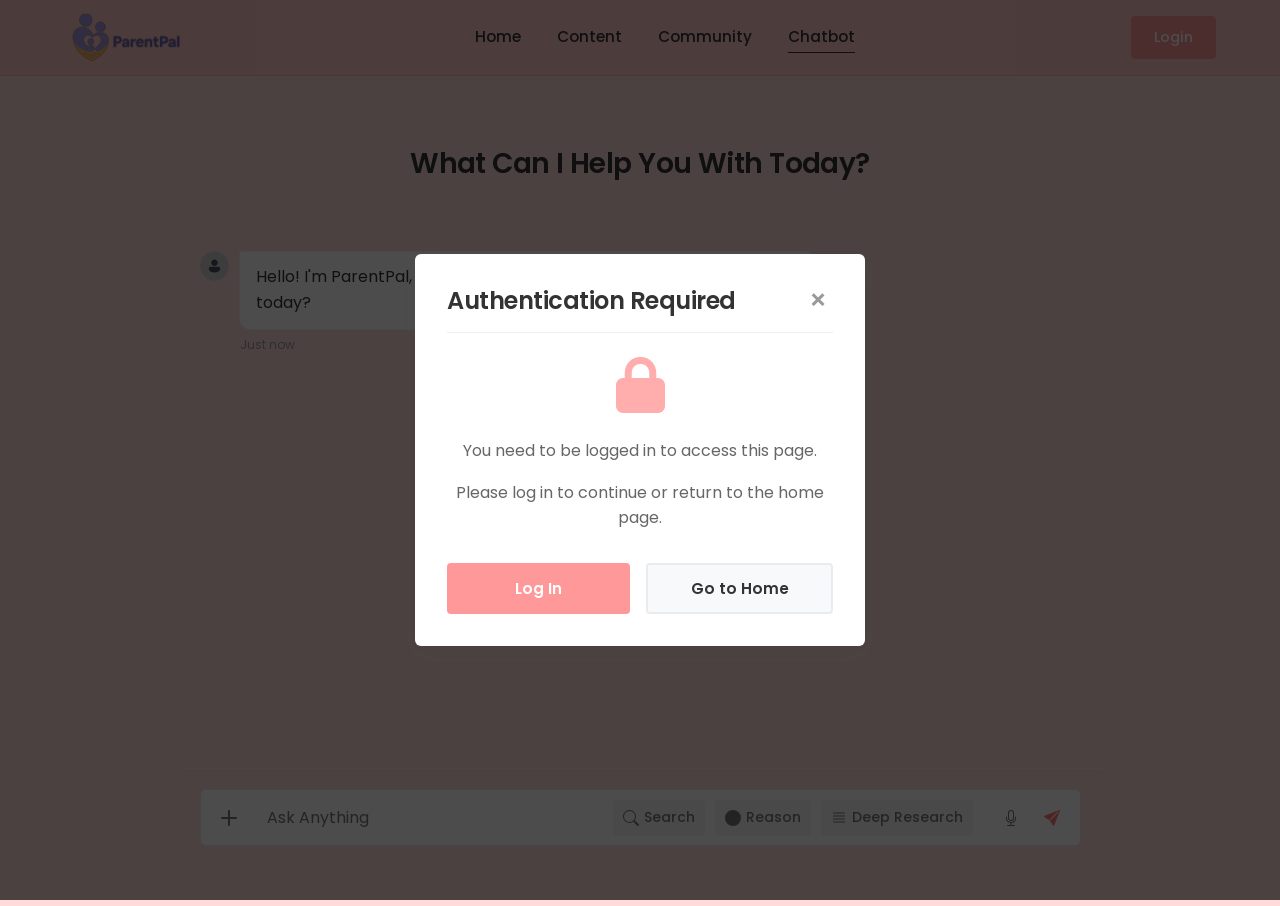
<file: html/chatbot.html>
<!DOCTYPE html>
<html lang="en">
	<head>
		<meta charset="UTF-8" />
		<meta name="viewport" content="width=device-width, initial-scale=1.0" />
		<title>ParentPal - Chatbot</title>
		<link rel="stylesheet" href="../css/chatbot.css" />
		<link rel="stylesheet" href="../layout/layout.css" />
		<link rel="stylesheet" href="../css/modal.css" />
		<link rel="preconnect" href="https://fonts.googleapis.com" />
		<link rel="preconnect" href="https://fonts.gstatic.com" crossorigin />
		<link
			rel="stylesheet"
			href="https://cdnjs.cloudflare.com/ajax/libs/font-awesome/6.0.0-beta3/css/all.min.css" />
		<link
			href="https://fonts.googleapis.com/css2?family=Poppins:wght@400;500;600;700&display=swap"
			rel="stylesheet" />
		<link rel="stylesheet" href="../layout/design-system.css" />
	</head>
	<body>
		<!-- Header/Navigation -->
		<header>
			<div class="container">
				<nav class="navbar">
					<div class="logo">
						<a href="../index.html">
							<img src="../assets/logo.svg" alt="ParentPal Logo" />
						</a>
					</div>
	
					<ul class="nav-links">
						<li><a href="../index.html">Home</a></li>
						<li><a href="content.html">Content</a></li>
						<li><a href="community.html">Community</a></li>
						<li><a href="chatbot.html">Chatbot</a></li>
					</ul>
	
					<!-- Login button for non-authenticated users -->
					<div class="desktop-login" id="desktop-login">
						<a href="login.html" class="login-btn">Login</a>
					</div>
	
					<!-- Profile dropdown for authenticated users -->
					<div class="profile-icon" id="profile-icon" style="display: none;">
						<div class="profile-image">
							<i class="fas fa-user"></i>
						</div>
						<i class="fas fa-chevron-down"></i>
						
						<div class="profile-dropdown">
							<div class="dropdown-header">
								<div class="user-name" id="user-name">John Doe</div>
								<div class="user-email" id="user-email">john@example.com</div>
								<div class="expert-badge" style="display: none;">
                        			<i class="fas fa-star"></i>
                       		 		Certified Expert
                    			</div>
							</div>
							<div class="dropdown-content">
								<a href="#" class="dropdown-item" onclick="goToDashboard()">
									<i class="fas fa-th-large"></i>
									Dashboard
								</a>
								<a href="profile.html" class="dropdown-item">
									<i class="fas fa-user"></i>
									View Profile
								</a>
								<a href="#" class="dropdown-item">
									<i class="fas fa-cog"></i>
									Settings
								</a>
								<button class="dropdown-item logout-btn" onclick="logout()">
									<i class="fas fa-sign-out-alt"></i>
									Logout
								</button>
							</div>
						</div>
					</div>
	
					<div class="mobile-menu">
						<i class="fas fa-bars"></i>
					</div>
				</nav>
			</div>
		</header>

		<main>
			<div class="container-main">
				<div class="chat-container">
					<div class="chat-header">
						<h1>What Can I Help You With Today?</h1>
					</div>

					<div class="chat-messages" id="chatMessages">
						<!-- Chat messages will appear here -->
						<div class="message bot-message">
							<div class="message-content">
								<img src="../assets/pp.svg" alt="Bot" class="avatar" id="bot-avatar" />
								<div class="bubble">
									<p>
										Hello! I'm ParentPal, your parenting assistant. How can I
										help you today?
									</p>
								</div>
							</div>
							<span class="timestamp">Just now</span>
						</div>
					</div>

					<div class="input-area">
						<div class="input-container">
							<button class="input-btn add-btn">
								<svg
									xmlns="http://www.w3.org/2000/svg"
									width="16"
									height="16"
									fill="currentColor"
									viewBox="0 0 16 16">
									<path
										d="M8 0a1 1 0 0 1 1 1v6h6a1 1 0 1 1 0 2H9v6a1 1 0 1 1-2 0V9H1a1 1 0 0 1 0-2h6V1a1 1 0 0 1 1-1z" />
								</svg>
							</button>
							<input type="text" id="userInput" placeholder="Ask Anything" />

							<div class="input-options">
								<button class="input-btn option-btn">
									<svg
										xmlns="http://www.w3.org/2000/svg"
										width="16"
										height="16"
										fill="currentColor"
										viewBox="0 0 16 16">
										<path
											d="M11.742 10.344a6.5 6.5 0 1 0-1.397 1.398h-.001c.03.04.062.078.098.115l3.85 3.85a1 1 0 0 0 1.415-1.414l-3.85-3.85a1.007 1.007 0 0 0-.115-.1zM12 6.5a5.5 5.5 0 1 1-11 0 5.5 5.5 0 0 1 11 0z" />
									</svg>
									<span>Search</span>
								</button>
								<button class="input-btn option-btn">
									<svg
										xmlns="http://www.w3.org/2000/svg"
										width="16"
										height="16"
										fill="currentColor"
										viewBox="0 0 16 16">
										<path
											d="M8 0a8 8 0 1 0 0 16A8 8 0 0 0 8 0zm.25 5h-.5A.75.75 0 0 0 7 5.75v4.5c0 .414.336.75.75.75h.5a.75.75 0 0 0 .75-.75v-4.5A.75.75 0 0 0 8.25 5zM8 3a1 1 0 1 0 0-2 1 1 0 0 0 0 2z" />
									</svg>
									<span>Reason</span>
								</button>
								<button class="input-btn option-btn">
									<svg
										xmlns="http://www.w3.org/2000/svg"
										width="16"
										height="16"
										fill="currentColor"
										viewBox="0 0 16 16">
										<path
											d="M2.5 3.5a.5.5 0 0 1 0-1h11a.5.5 0 0 1 0 1h-11zm0 3a.5.5 0 0 1 0-1h11a.5.5 0 0 1 0 1h-11zm0 3a.5.5 0 0 1 0-1h11a.5.5 0 0 1 0 1h-11zm0 3a.5.5 0 0 1 0-1h11a.5.5 0 0 1 0 1h-11z" />
									</svg>
									<span>Deep Research</span>
								</button>
							</div>

							<button class="input-btn mic-btn">
								<svg
									xmlns="http://www.w3.org/2000/svg"
									width="16"
									height="16"
									fill="currentColor"
									viewBox="0 0 16 16">
									<path
										d="M3.5 6.5A.5.5 0 0 1 4 7v1a4 4 0 0 0 8 0V7a.5.5 0 0 1 1 0v1a5 5 0 0 1-4.5 4.975V15h3a.5.5 0 0 1 0 1h-7a.5.5 0 0 1 0-1h3v-2.025A5 5 0 0 1 3 8V7a.5.5 0 0 1 .5-.5z" />
									<path
										d="M10 8a2 2 0 1 1-4 0V3a2 2 0 1 1 4 0v5zM8 0a3 3 0 0 0-3 3v5a3 3 0 0 0 6 0V3a3 3 0 0 0-3-3z" />
								</svg>
							</button>
							<button class="input-btn send-btn">
								<svg
									xmlns="http://www.w3.org/2000/svg"
									width="16"
									height="16"
									fill="currentColor"
									viewBox="0 0 16 16">
									<path
										d="M15.964.686a.5.5 0 0 0-.65-.65L.767 5.855H.766l-.452.18a.5.5 0 0 0-.082.887l.41.26.001.002 4.995 3.178 3.178 4.995.002.002.26.41a.5.5 0 0 0 .886-.083l6-15Zm-1.833 1.89L6.637 10.07l-.215-.338a.5.5 0 0 0-.154-.154l-.338-.215 7.494-7.494 1.178-.471-.47 1.178Z" />
								</svg>
							</button>
						</div>
					</div>
				</div>
			</div>
		</main>

		<script src="../js/auth-check.js"></script>
		<script src="../layout/layout.js"></script>
		<script src="../js/chatbot.js"></script>
		
		<!-- Fix chatbot icon for github -->
		<script>
			document.addEventListener("DOMContentLoaded", () => {
				console.log("Fixing asset paths for GitHub Pages...");
				
				function getCorrectAssetPath(relativePath) {
					// Check if we're on GitHub Pages
					const isGitHubPages = window.location.hostname.includes('github.io');
					
					if (isGitHubPages) {
						// Get repository name from URL
						const repoName = window.location.pathname.split('/')[1];
						// Convert ../assets/file.svg to /repoName/assets/file.svg
						return `/${repoName}/assets/${relativePath.split('/').pop()}`;
					}
					
					// Keep original path for local development
					return relativePath;
				}
				
				// Fix all asset images
				const images = [
					{ selector: '.avatar', originalPath: '../assets/pp.svg' }
				];
				
				images.forEach(({ selector, originalPath }) => {
					const img = document.querySelector(selector);
					if (img) {
						img.src = getCorrectAssetPath(originalPath);
						console.log(`Fixed ${selector}: ${img.src}`);
					}
				});
			});
		</script>
	</body>
</html>
</file>
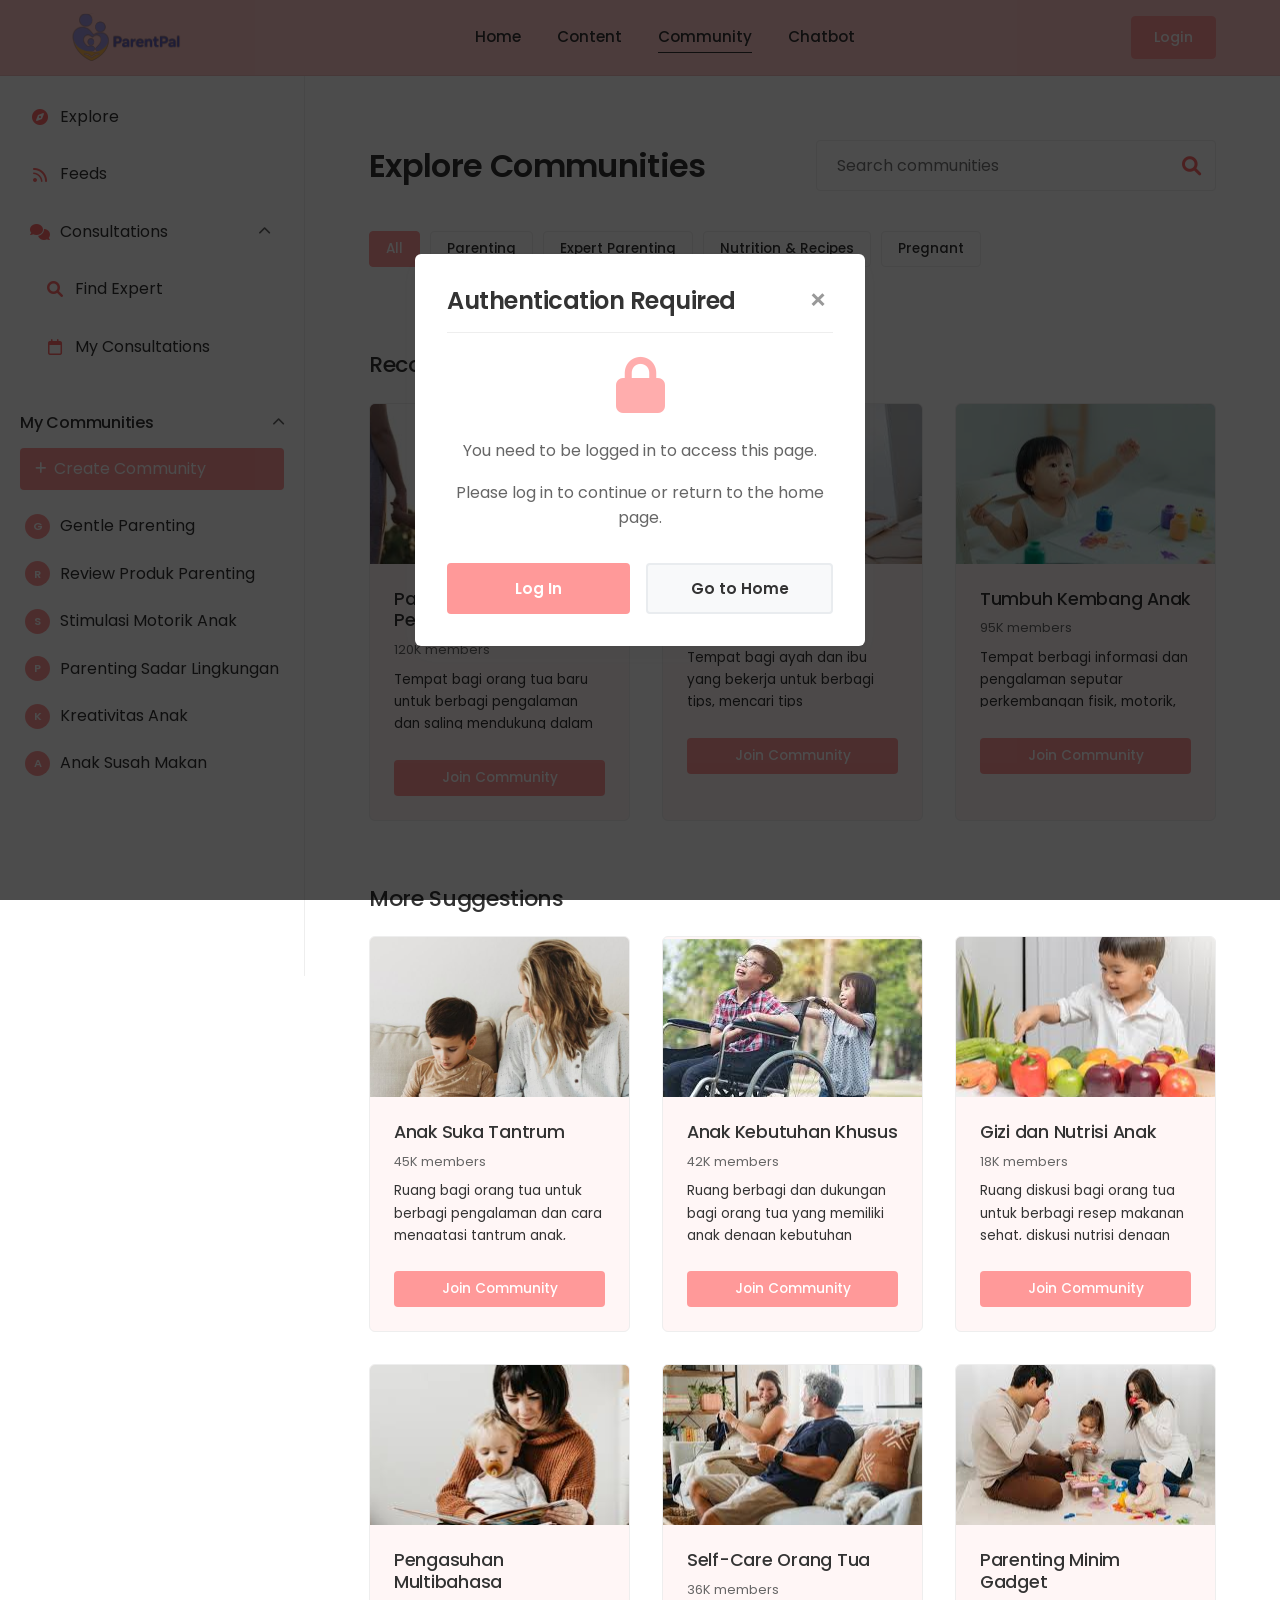
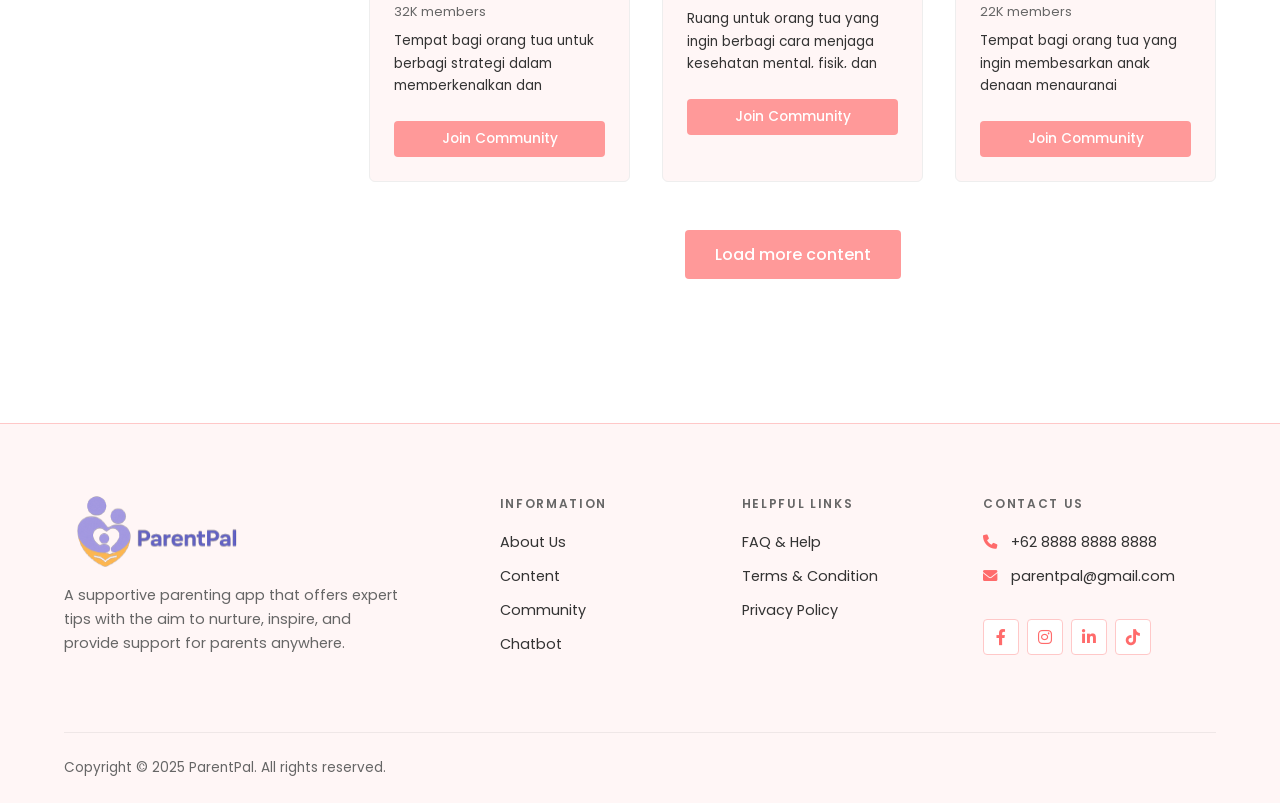
<file: html/community.html>
<!DOCTYPE html>
<html lang="en">
<head>
    <meta charset="UTF-8">
    <meta name="viewport" content="width=device-width, initial-scale=1.0">
    <title>ParentPal - Communities</title>
    <link rel="stylesheet" href="../css/community.css">
    <link rel="stylesheet" href="../layout/layout.css" />
    <link rel="stylesheet" href="../css/modal.css" />
    <link rel="stylesheet" href="https://cdnjs.cloudflare.com/ajax/libs/font-awesome/6.0.0-beta3/css/all.min.css">
    <link href="https://fonts.googleapis.com/css2?family=Poppins:wght@300;400;500;600;700&display=swap" rel="stylesheet">
	<link rel="stylesheet" href="../layout/design-system.css" />
	</head>
<body>
    <!-- Header/Navigation -->
		<header>
			<div class="container">
				<nav class="navbar">
					<div class="logo">
						<a href="../index.html">
							<img src="../assets/logo.svg" alt="ParentPal Logo" />
						</a>
					</div>
	
					<ul class="nav-links">
						<li><a href="../index.html">Home</a></li>
						<li><a href="content.html">Content</a></li>
						<li><a href="community.html">Community</a></li>
						<li><a href="chatbot.html">Chatbot</a></li>
					</ul>
	
					<!-- Login button for non-authenticated users -->
					<div class="desktop-login" id="desktop-login">
						<a href="login.html" class="login-btn">Login</a>
					</div>
	
					<!-- Profile dropdown for authenticated users -->
					<div class="profile-icon" id="profile-icon" style="display: none;">
						<div class="profile-image">
							<i class="fas fa-user"></i>
						</div>
						<i class="fas fa-chevron-down"></i>
						
						<div class="profile-dropdown">
							<div class="dropdown-header">
								<div class="user-name" id="user-name">John Doe</div>
								<div class="user-email" id="user-email">john@example.com</div>
								<div class="expert-badge" style="display: none;">
                        			<i class="fas fa-star"></i>
                       		 		Certified Expert
                    			</div>
							</div>
							<div class="dropdown-content">
								<a href="#" class="dropdown-item" onclick="goToDashboard()">
									<i class="fas fa-th-large"></i>
									Dashboard
								</a>
								<a href="profile.html" class="dropdown-item">
									<i class="fas fa-user"></i>
									View Profile
								</a>
								<a href="faq.html" class="dropdown-item">
									<i class="fas fa-question-circle"></i>
									FAQ & Help
								</a>
								<a href="#" class="dropdown-item">
									<i class="fas fa-cog"></i>
									Settings
								</a>
								<button class="dropdown-item logout-btn" onclick="logout()">
									<i class="fas fa-sign-out-alt"></i>
									Logout
								</button>
							</div>
						</div>
					</div>
	
					<div class="mobile-menu">
						<i class="fas fa-bars"></i>
					</div>
				</nav>
			</div>
		</header>

    <!-- Main Content Section -->
    <main>
        <div class="sidebar">
            <nav class="sidebar-nav">
                <div class="nav-item">
                    <div class="nav-link">
                        <i class="fas fa-compass"></i>
                        <span>Explore</span>
                    </div>
                </div>
                <div class="nav-item">
                    <div class="nav-link">
                        <i class="fas fa-rss"></i>
                        <span>Feeds</span>
                    </div>
                </div>
                <div class="nav-item">
                    <div class="nav-link dropdown">
                        <i class="fas fa-comments"></i>
                        <span>Consultations</span>
                        <i class="fas fa-chevron-up"></i>
                    </div>
                </div>
                <div class="nav-item indent">
                    <div class="nav-link">
                        <i class="fas fa-search"></i>
                        <span>Find Expert</span>
                    </div>
                </div>
                <div class="nav-item indent">
                    <div class="nav-link">
                        <i class="far fa-calendar"></i>
                        <span>My Consultations</span>
                    </div>
                </div>
            </nav>
            
            <div class="sidebar-section">
                <div class="section-header dropdown">
                    <h3>My Communities</h3>
                    <i class="fas fa-chevron-up"></i>
                </div>
                <div class="create-btn">
                    <i class="fas fa-plus"></i>
                    <span>Create Community</span>
                </div>
                <ul class="community-list">
                    <li>
                        <div class="community-icon">G</div>
                        <span>Gentle Parenting</span>
                    </li>
                    <li>
                        <div class="community-icon">R</div>
                        <span>Review Produk Parenting</span>
                    </li>
                    <li>
                        <div class="community-icon">S</div>
                        <span>Stimulasi Motorik Anak</span>
                    </li>
                    <li>
                        <div class="community-icon">P</div>
                        <span>Parenting Sadar Lingkungan</span>
                    </li>
                    <li>
                        <div class="community-icon">K</div>
                        <span>Kreativitas Anak</span>
                    </li>
                    <li>
                        <div class="community-icon">A</div>
                        <span>Anak Susah Makan</span>
                    </li>
                </ul>
            </div>
        </div>

        <div class="content-main">
            <section class="explore-section content-header-row">
                <h2>Explore Communities</h2>
                <div class="search-container">
                    <input type="text" placeholder="Search communities">
                    <button class="search-btn"><i class="fas fa-search"></i></button>
                </div>
                
                <div class="categories">
                    <button class="category-btn active">All</button>
                    <button class="category-btn">Parenting</button>
                    <button class="category-btn">Expert Parenting</button>
                    <button class="category-btn">Nutrition & Recipes</button>
                    <button class="category-btn">Pregnant</button>
                </div>
            </section>

            <section class="recommendations-section">
                <h3>Recommended for you</h3>
                <div class="community-grid">
                    <!-- Community Card 1 -->
                    <div class="community-card">
                        <img src="../assets/explore1.svg" alt="Parenting Anak Pertama">
                        <div class="card-content">
                            <h5>Parenting Anak Pertama</h5>
                            <p class="member-count">120K members</p>
                            <p class="description">Tempat bagi orang tua baru untuk berbagi pengalaman dan saling mendukung dalam merawat anak pertama.</p>
                            <button class="join-btn">Join Community</button>
                        </div>
                    </div>

                    <!-- Community Card 2 -->
                    <div class="community-card">
                        <img src="../assets/explore2.svg" alt="Orang Tua Bekerja">
                        <div class="card-content">
                            <h5>Orang Tua Bekerja</h5>
                            <p class="member-count">120K members</p>
                            <p class="description">Tempat bagi ayah dan ibu yang bekerja untuk berbagi tips, mencari tips menyeimbangkan karier dan peran sebagai orang tua.</p>
                            <button class="join-btn">Join Community</button>
                        </div>
                    </div>

                    <!-- Community Card 3 -->

                    <div class="community-card">
                        <img src="../assets/explore3.svg" alt="Tumbuh Kembang Anak">
                        <div class="card-content">
                            <h5>Tumbuh Kembang Anak</h5>
                            <p class="member-count">95K members</p>
                            <p class="description">Tempat berbagi informasi dan pengalaman seputar perkembangan fisik, motorik, kognitif dan emosional anak sejak lahir hingga usia dini.</p>
                            <button class="join-btn">Join Community</button>
                        </div>
                    </div>
                </div>
            </section>

            <section class="suggestions-section">
                <h3>More Suggestions</h3>
                <div class="community-grid">
                    <!-- Community Card 4 -->
                    <div class="community-card">
                        <img src="../assets/more-explore1.svg" alt="Anak Suka Tantrum">
                        <div class="card-content">
                            <h5>Anak Suka Tantrum</h5>
                            <p class="member-count">45K members</p>
                            <p class="description">Ruang bagi orang tua untuk berbagi pengalaman dan cara mengatasi tantrum anak, serta belajar cara-cara efektif untuk menenangkan emosi anak.</p>
                            <button class="join-btn">Join Community</button>
                        </div>
                    </div>

                    <!-- Community Card 5 -->
                    <div class="community-card">
                        <img src="../assets/more-explore2.svg" alt="Anak Kebutuhan Khusus">
                        <div class="card-content">
                            <h5>Anak Kebutuhan Khusus</h5>
                            <p class="member-count">42K members</p>
                            <p class="description">Ruang berbagi dan dukungan bagi orang tua yang memiliki anak dengan kebutuhan khusus, seperti autisme, ADHD, dan spektrum lainnya.</p>
                            <button class="join-btn">Join Community</button>
                        </div>
                    </div>

                    <!-- Community Card 6 -->
                    <div class="community-card">
                        <img src="../assets/more-explore3.svg" alt="Gizi dan Nutrisi Anak">
                        <div class="card-content">
                            <h5>Gizi dan Nutrisi Anak</h5>
                            <p class="member-count">18K members</p>
                            <p class="description">Ruang diskusi bagi orang tua untuk berbagi resep makanan sehat, diskusi nutrisi dengan gizi seimbang dan kebutuhan nutrisi anak sesuai usia.</p>
                            <button class="join-btn">Join Community</button>
                        </div>
                    </div>

                    <!-- Community Card 7 -->
                    <div class="community-card">
                        <img src="../assets/more-explore4.svg" alt="Pengasuhan Multibahasa">
                        <div class="card-content">
                            <h5>Pengasuhan Multibahasa</h5>
                            <p class="member-count">32K members</p>
                            <p class="description">Tempat bagi orang tua untuk berbagi strategi dalam memperkenalkan dan mengajarkan anak dalam lingkungan multibahasa.</p>
                            <button class="join-btn">Join Community</button>
                        </div>
                    </div>

                    <!-- Community Card 8 -->
                    <div class="community-card">
                        <img src="../assets/more-explore5.svg" alt="Self-Care Orang Tua">
                        <div class="card-content">
                            <h5>Self-Care Orang Tua</h5>
                            <p class="member-count">36K members</p>
                            <p class="description">Ruang untuk orang tua yang ingin berbagi cara menjaga kesehatan mental, fisik, dan emosional, di tengah kesibukan merawat anak.</p>
                            <button class="join-btn">Join Community</button>
                        </div>
                    </div>

                    <!-- Community Card 9 -->
                    <div class="community-card">
                        <img src="../assets/more-explore6.svg" alt="Parenting Minim Gadget">
                        <div class="card-content">
                            <h5>Parenting Minim Gadget</h5>
                            <p class="member-count">22K members</p>
                            <p class="description">Tempat bagi orang tua yang ingin membesarkan anak dengan mengurangi penggunaan gadget untuk menjaga keharmonisan keluarga.</p>
                            <button class="join-btn">Join Community</button>
                        </div>
                    </div>
                </div>
                <div class="load-more-container">
                    <button class="load-more-btn">Load more content</button>
                </div>
            </section>
        </div>
    </main>

    <!-- Footer -->
    <footer>
        <div class="container">
            <div class="footer-grid">
                <!-- Logo and Description -->
                <div class="footer-about">
                    <div class="footer-logo">
                        <img src="../assets/logo.svg" alt="ParentPal Logo" />
                    </div>
                    <p class="body-text-2">
                        A supportive parenting app that offers expert tips with the aim to
                        nurture, inspire, and provide support for parents anywhere.
                    </p>
                </div>

                <!-- Information Links -->
                <div class="footer-info">
                    <h5>Information</h5>
                    <ul class="body-text-2">
                        <li><a href="../index.html#about">About Us</a></li>
                        <li><a href="content.html">Content</a></li>
                        <li><a href="community.html">Community</a></li>
                        <li><a href="chatbot.html">Chatbot</a></li>
                    </ul>
                </div>

                <!-- Helpful Links -->
                <div class="footer-links">
                    <h5>Helpful Links</h5>
                    <ul class="body-text-2">
                        <li><a href="faq.html">FAQ & Help</a></li>
                        <li><a href="#">Terms & Condition</a></li>
                        <li><a href="#">Privacy Policy</a></li>
                    </ul>
                </div>

                <!-- Contact Info -->
                <div class="footer-contact">
                    <h5>Contact Us</h5>
                    <ul class="body-text-2">
                        <li><i class="fas fa-phone"></i> +62 8888 8888 8888</li>
                        <li><i class="fas fa-envelope"></i> parentpal@gmail.com</li>
                    </ul>

                    <!-- Social Media moved here -->
                    <div class="social-links">
                        <a href="#"><i class="fab fa-facebook-f"></i></a>
                        <a href="#"><i class="fab fa-instagram"></i></a>
                        <a href="#"><i class="fab fa-linkedin-in"></i></a>
                        <a href="#"><i class="fab fa-tiktok"></i></a>
                    </div>
                </div>
            </div>

            <!-- Copyright -->
            <div class="footer-bottom">
                <p>Copyright © 2025 ParentPal. All rights reserved.</p>
            </div>
        </div>
    </footer>

    <script src="../js/auth-check.js"></script>
    <script src="../layout/layout.js"></script>
    <script src="../js/community.js"></script>
</body>
</html>
</file>
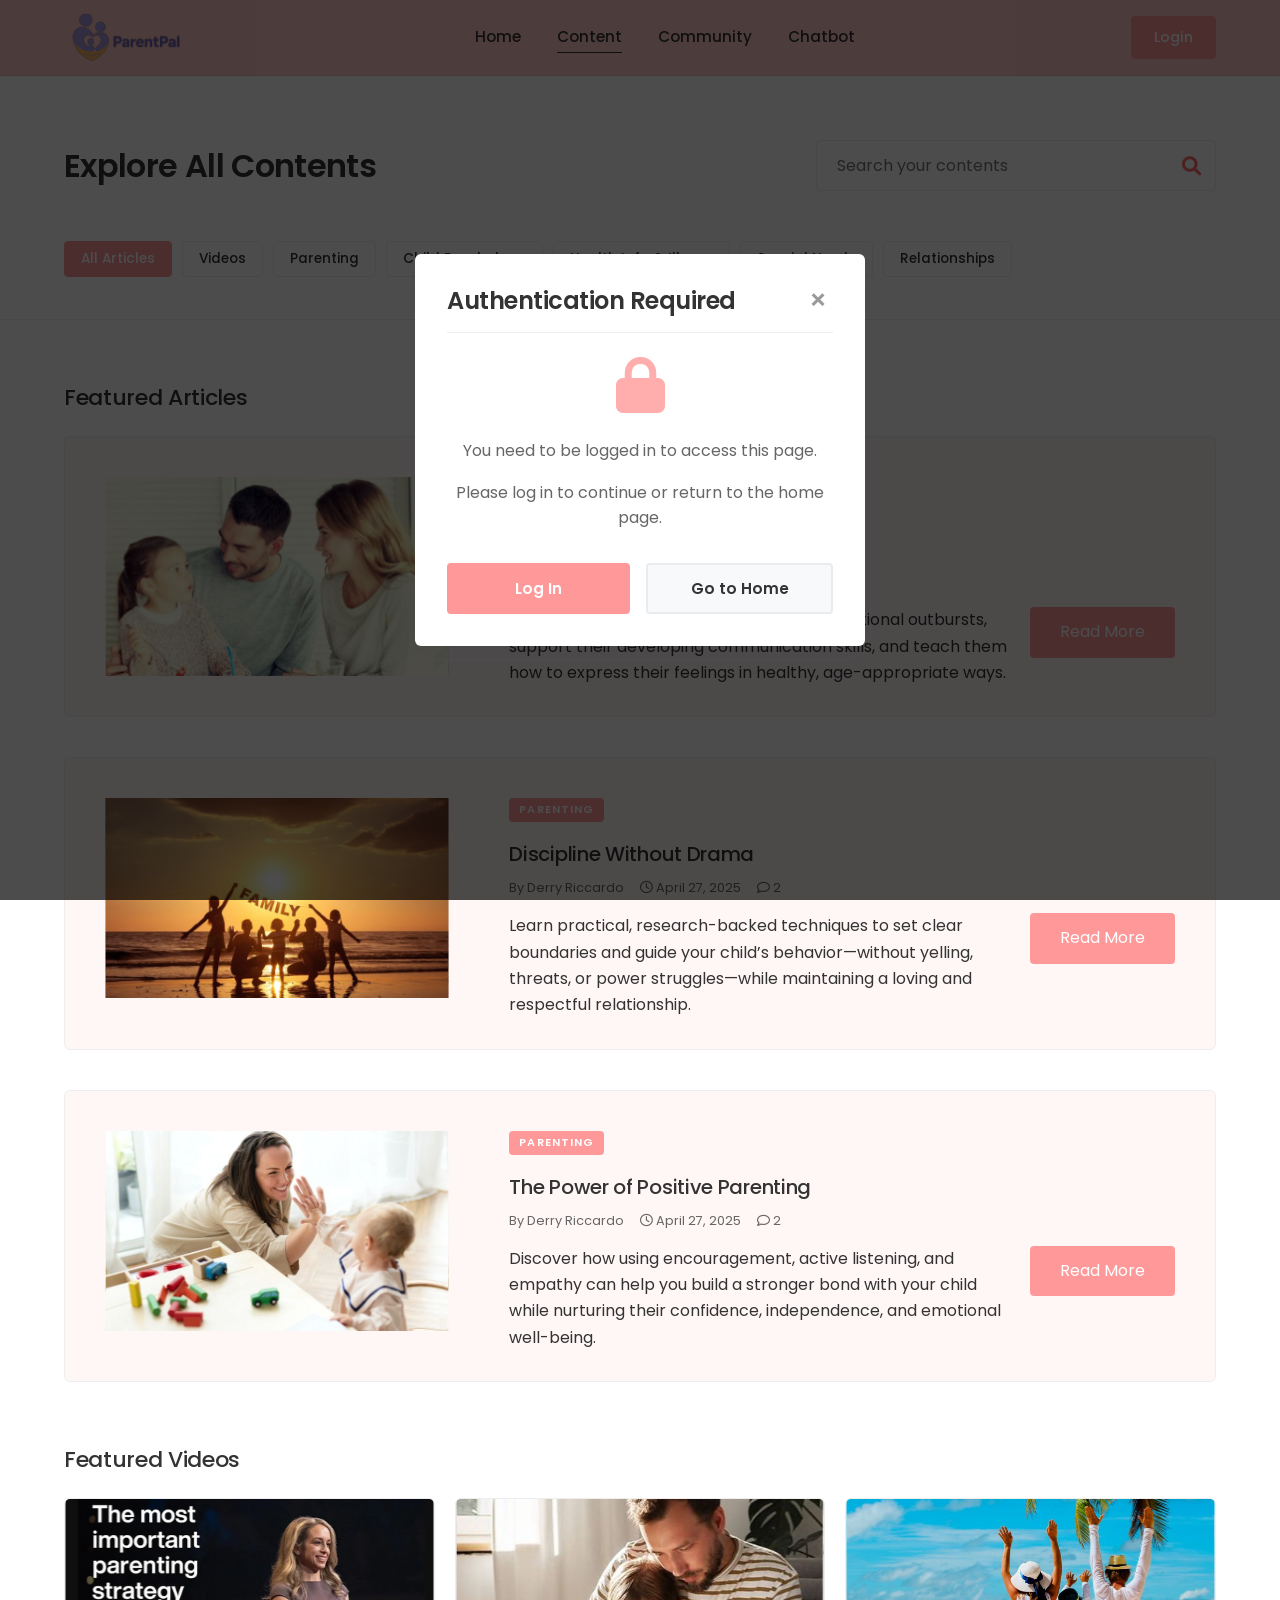
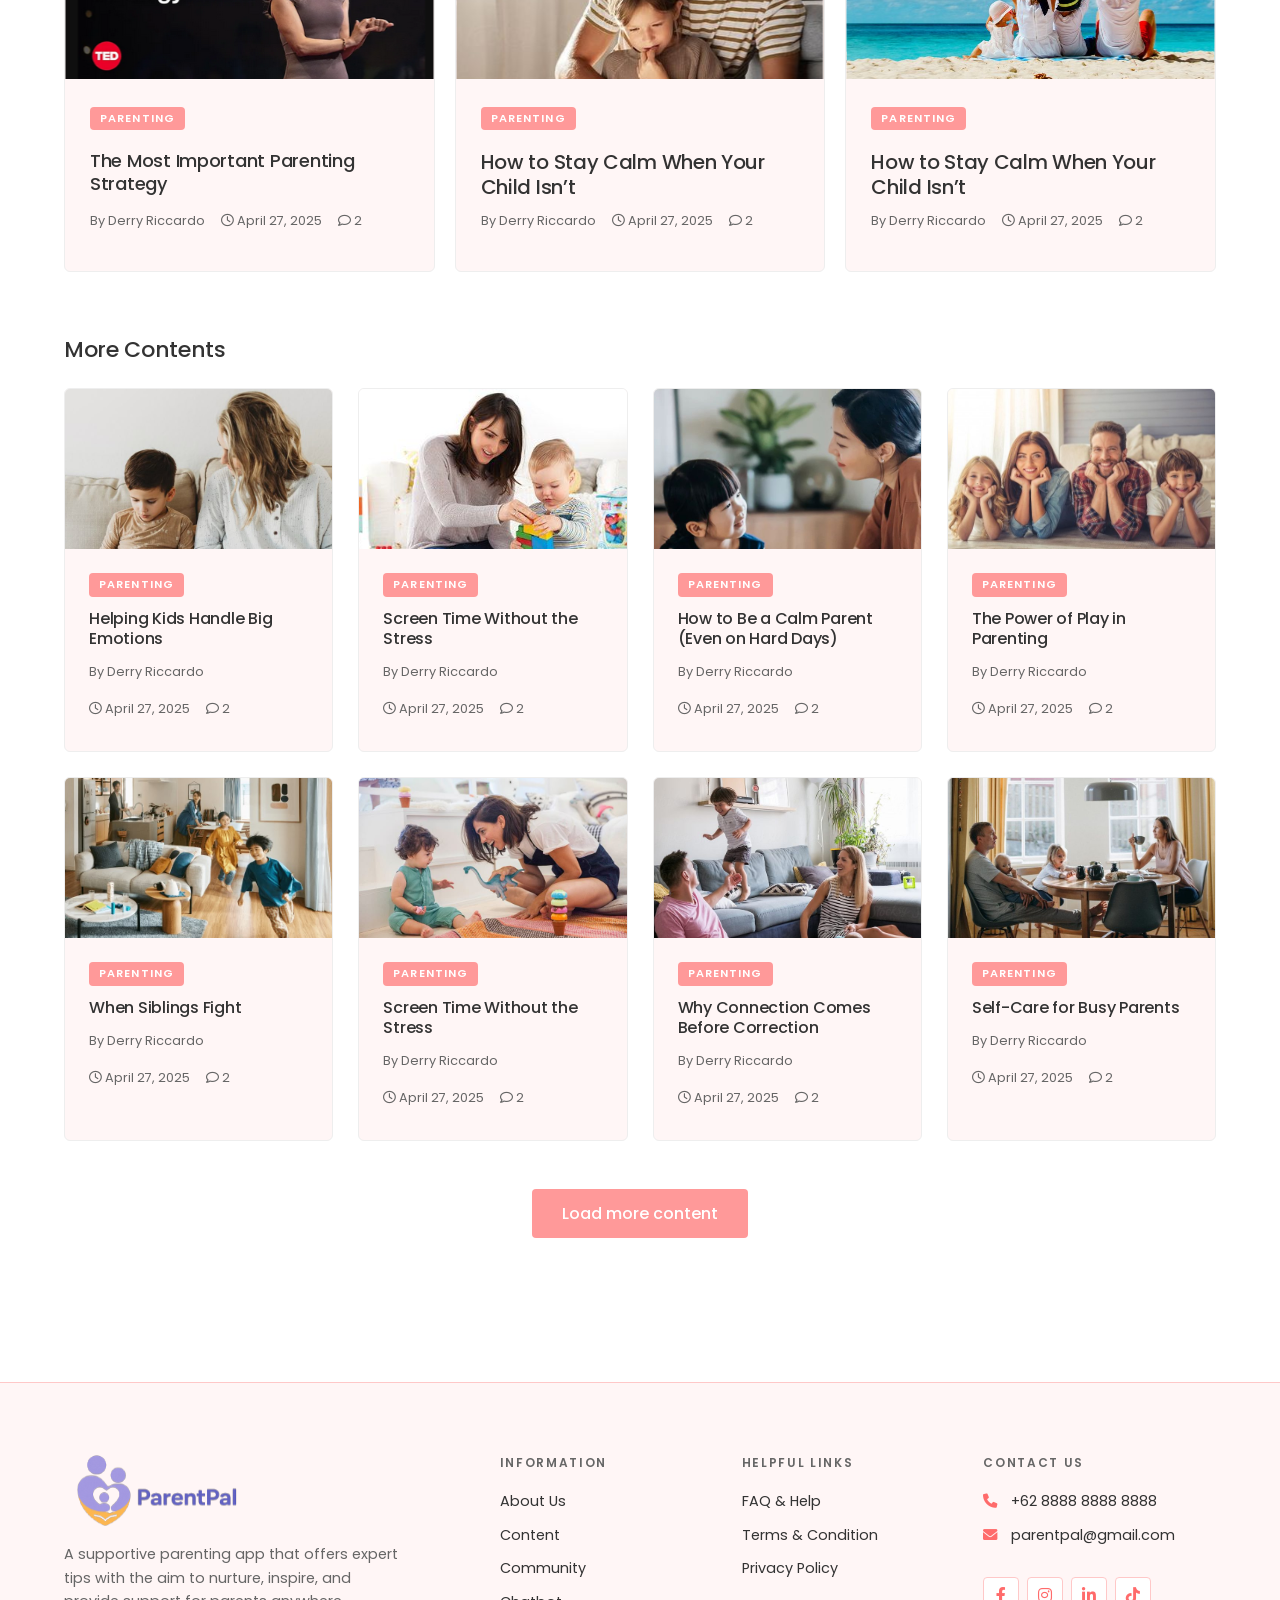
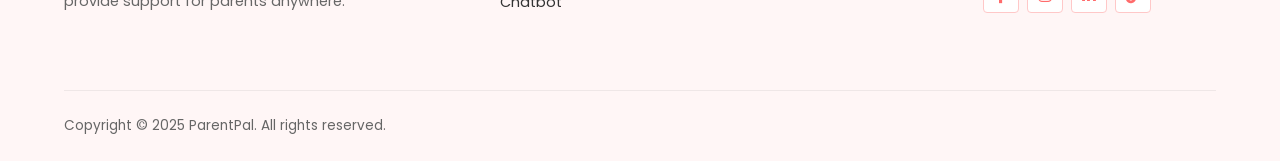
<file: html/content.html>
<!DOCTYPE html>
<html lang="en">
	<head>
		<meta charset="UTF-8" />
		<meta name="viewport" content="width=device-width, initial-scale=1.0" />
		<title>ParentPal - Content Library</title>
		<link rel="stylesheet" href="../css/content.css" />
		<link rel="stylesheet" href="../layout/layout.css" />
		<link rel="stylesheet" href="../css/modal.css" />
		<link
			rel="stylesheet"
			href="https://cdnjs.cloudflare.com/ajax/libs/font-awesome/6.0.0-beta3/css/all.min.css" />
		<link
			href="https://fonts.googleapis.com/css2?family=Poppins:wght@300;400;500;600;700&display=swap"
			rel="stylesheet" />
		<link rel="stylesheet" href="../layout/design-system.css" />
	</head>
	<body>
		<!-- Header/Navigation -->
		<header>
			<div class="container">
				<nav class="navbar">
					<div class="logo">
						<a href="../index.html">
							<img src="../assets/logo.svg" alt="ParentPal Logo" />
						</a>
					</div>
	
					<ul class="nav-links">
						<li><a href="../index.html">Home</a></li>
						<li><a href="content.html">Content</a></li>
						<li><a href="community.html">Community</a></li>
						<li><a href="chatbot.html">Chatbot</a></li>
					</ul>
	
					<!-- Login button for non-authenticated users -->
					<div class="desktop-login" id="desktop-login">
						<a href="login.html" class="login-btn">Login</a>
					</div>
	
					<!-- Profile dropdown for authenticated users -->
					<div class="profile-icon" id="profile-icon" style="display: none;">
						<div class="profile-image">
							<i class="fas fa-user"></i>
						</div>
						<i class="fas fa-chevron-down"></i>
						
						<div class="profile-dropdown">
							<div class="dropdown-header">
								<div class="user-name" id="user-name">John Doe</div>
								<div class="user-email" id="user-email">john@example.com</div>
								<div class="expert-badge" style="display: none;">
                        			<i class="fas fa-star"></i>
                       		 		Certified Expert
                    			</div>
							</div>
							<div class="dropdown-content">
								<a href="#" class="dropdown-item" onclick="goToDashboard()">
									<i class="fas fa-th-large"></i>
									Dashboard
								</a>
								<a href="profile.html" class="dropdown-item">
									<i class="fas fa-user"></i>
									View Profile
								</a>
								<a href="faq.html" class="dropdown-item">
									<i class="fas fa-question-circle"></i>
									FAQ & Help
								</a>
								<a href="#" class="dropdown-item">
									<i class="fas fa-cog"></i>
									Settings
								</a>
								<button class="dropdown-item logout-btn" onclick="logout()">
									<i class="fas fa-sign-out-alt"></i>
									Logout
								</button>
							</div>
						</div>
					</div>
	
					<div class="mobile-menu">
						<i class="fas fa-bars"></i>
					</div>
				</nav>
			</div>
		</header>

		<!-- Main Content Section -->
		<section class="content-header">
			<div class="container content-header-row">
				<h2>Explore All Contents</h2>
				<div class="search-container">
					<input type="text" placeholder="Search your contents" />
					<button class="search-btn"><i class="fas fa-search"></i></button>
				</div>
			</div>
		</section>

		<!-- Categories Filter -->
		<section class="categories">
			<div class="container">
				<div class="categories-scroll">
					<button class="category-btn active">All Articles</button>
					<button class="category-btn">Videos</button>
					<button class="category-btn">Parenting</button>
					<button class="category-btn">Child Psychology</button>
					<button class="category-btn">Health Info & Illness</button>
					<button class="category-btn">Special Needs</button>
					<button class="category-btn">Relationships</button>
				</div>
			</div>
		</section>

		<!-- Featured Articles Section -->
		<section class="featured-content" id="articles">
			<div class="container">
				<h3>Featured Articles</h3>
				<!-- <div class="featured-articles"> -->
				<!-- Article 1 -->
				<!-- <div class="featured-article">
						<div class="article-image">
							<img
								src="/assets/article1.svg"
								alt="Parents talking with child" />
						</div>
						<div class="article-content">
							<p class="article-tags body-text">Parenting</p>
							<h3>From Tantrums to Talking</h3>
							<div class="article-meta body-text-2">
								<span>By Derry Riccardo</span>
								<span><i class="fa-regular fa-clock"></i> April 27, 2025</span>
								<span><i class="fa-regular fa-comment"></i> 2</span>
							</div>
							<p>
								Discover ways to understand your child's emotional outbursts,
								support their developing communication skills, and teach them
								how to express their feelings in healthy, age-appropriate ways.
							</p>
							<a href="#" class="read-more-btn">Read More</a>
						</div>
					</div> -->

				<!-- Article 2 -->
				<!-- <div class="featured-article">
						<div class="article-image">
							<img
								src="/assets/article2.svg"
								alt="Parents talking with child" />
						</div>
						<div class="article-content">
							<p class="article-tags body-text">Parenting</p>
							<h3>Discipline Without Drama</h3>
							<div class="article-meta body-text-2">
								<span>By Derry Riccardo</span>
								<span><i class="fa-regular fa-clock"></i> April 27, 2025</span>
								<span><i class="fa-regular fa-comment"></i> 2</span>
							</div>
							<p>
								Learn practical, research-backed techniques to set clear
								boundaries and guide your child’s behavior—without yelling,
								threats, or power struggles—while maintaining a loving and
								respectful relationship.
							</p>
							<a href="#" class="read-more-btn">Read More</a>
						</div>
					</div> -->

				<!-- Article 3 -->
				<!-- <div class="featured-article">
						<div class="article-image">
							<img
								src="/assets/article3.svg"
								alt="Parents talking with child" />
						</div>
						<div class="article-content">
							<p class="article-tags body-text">Parenting</p>
							<h3>The Power of Positive Parenting</h3>
							<div class="article-meta body-text-2">
								<span>By Derry Riccardo</span>
								<span><i class="fa-regular fa-clock"></i> April 27, 2025</span>
								<span><i class="fa-regular fa-comment"></i> 2</span>
							</div>
							<p>
                                Discover how using encouragement, active listening, and
                                empathy can help you build a stronger bond with your child
                                while nurturing their confidence, independence, and emotional
                                well-being.
							</p>
							<a href="#" class="read-more-btn">Read More</a>
						</div>
					</div>
				</div> -->

				<div class="article-list">
					<div class="article-card">
						<img
							src="../assets/article1.svg"
							alt="Family Talking"
							class="article-image" />
						<div class="article-content">
							<p class="article-tags body-text">Parenting</p>
							<h3 class="article-title">From Tantrums to Talking</h3>
							<div class="article-meta body-text-2">
								<span>By Derry Riccardo</span>
								<span><i class="fa-regular fa-clock"></i> April 27, 2025</span>
								<span><i class="fa-regular fa-comment"></i> 2</span>
							</div>
							<div class="article-description">
								<p class="body-text article-text">
									Explore ways to understand your child’s emotional outbursts,
									support their developing communication skills, and teach them
									how to express their feelings in healthy, age-appropriate
									ways.
								</p>
								<a href="#" class="read-more-btn">Read More</a>
							</div>
						</div>
					</div>

					<div class="article-card">
						<img
							src="../assets/article2.svg"
							alt="Family at Beach"
							class="article-image" />
						<div class="article-content">
							<p class="article-tags body-text">Parenting</p>
							<h3 class="article-title">Discipline Without Drama</h3>
							<div class="article-meta">
								<span>By Derry Riccardo</span>
								<span><i class="fa-regular fa-clock"></i> April 27, 2025</span>
								<span><i class="fa-regular fa-comment"></i> 2</span>
							</div>
							<div class="article-description">
								<p class="body-text article-text">
									Learn practical, research-backed techniques to set clear
									boundaries and guide your child’s behavior—without yelling,
									threats, or power struggles—while maintaining a loving and
									respectful relationship.
								</p>
								<a href="#" class="read-more-btn">Read More</a>
							</div>
						</div>
					</div>

					<div class="article-card">
						<img
							src="../assets/article3.svg"
							alt="Parent Playing with Child"
							class="article-image" />
						<div class="article-content">
							<p class="article-tags body-text">Parenting</p>
							<h3 class="article-title">The Power of Positive Parenting</h3>
							<div class="article-meta">
								<span>By Derry Riccardo</span>
								<span><i class="fa-regular fa-clock"></i> April 27, 2025</span>
								<span><i class="fa-regular fa-comment"></i> 2</span>
							</div>
							<div class="article-description">
								<p class="body-text article-text">
									Discover how using encouragement, active listening, and
									empathy can help you build a stronger bond with your child
									while nurturing their confidence, independence, and emotional
									well-being.
								</p>
								<a href="#" class="read-more-btn">Read More</a>
							</div>
						</div>
					</div>
				</div>
			</div>
		</section>

		<!-- Featured Videos Section -->
		<section class="featured-content content-video" id="videos">
			<div class="container">
				<h3>Featured Videos</h3>
				<div class="video-grid">
					<a href="vid-content.html">
						<div class="video-card">
							<img src="../assets/video1.svg" alt="Parenting Strategy" />
							<div class="video-content">
								<p class="article-tags body-text">Parenting</p>
								<h4>The Most Important Parenting Strategy</h4>
								<div class="article-meta">
									<span>By Derry Riccardo</span>
									<span
										><i class="fa-regular fa-clock"></i> April 27, 2025</span
									>
									<span><i class="fa-regular fa-comment"></i> 2</span>
								</div>
							</div>
						</div>
					</a>

					<div class="video-card">
						<img src="../assets/video2.svg" alt="Staying Calm" />
						<div class="video-content">
							<p class="article-tags body-text">Parenting</p>
							<h4 class="article-title">
								How to Stay Calm When Your Child Isn’t
							</h4>
							<div class="article-meta">
								<span>By Derry Riccardo</span>
								<span><i class="fa-regular fa-clock"></i> April 27, 2025</span>
								<span><i class="fa-regular fa-comment"></i> 2</span>
							</div>
						</div>
					</div>

					<div class="video-card">
						<img src="../assets/video3.svg" alt="Family on Vacation" />
						<div class="video-content">
							<p class="article-tags body-text">Parenting</p>
							<h4 class="article-title">
								How to Stay Calm When Your Child Isn’t
							</h4>
							<div class="article-meta">
								<span>By Derry Riccardo</span>
								<span><i class="fa-regular fa-clock"></i> April 27, 2025</span>
								<span><i class="fa-regular fa-comment"></i> 2</span>
							</div>
						</div>
					</div>
				</div>
			</div>
		</section>

		<!-- More Content Grid Section -->
		<section class="more-content">
			<div class="container">
				<h3>More Contents</h3>
				<div class="content-grid">
					<div class="content-card">
						<div class="content-image">
							<img src="../assets/more1.svg" alt="Kids handling big emotions" />
						</div>
						<p class="content-tags article-tags body-text">Parenting</p>
						<h5>Helping Kids Handle Big Emotions</h5>
						<span class="author">By Derry Riccardo</span>
						<div class="content-meta">
							<span><i class="fa-regular fa-clock"></i> April 27, 2025</span>
							<span><i class="fa-regular fa-comment"></i> 2</span>
						</div>
					</div>

					<div class="content-card">
						<div class="content-image">
							<img
								src="../assets/more2.svg"
								alt="Screen Time Without the Stress" />
						</div>
						<p class="content-tags article-tags body-text">Parenting</p>
						<h5>Screen Time Without the Stress</h5>
						<span class="author">By Derry Riccardo</span>
						<div class="content-meta">
							<span><i class="fa-regular fa-clock"></i> April 27, 2025</span>
							<span><i class="fa-regular fa-comment"></i> 2</span>
						</div>
					</div>

					<div class="content-card">
						<div class="content-image">
							<img
								src="../assets/more3.svg"
								alt="How to Be a Calm Parent (Even on Hard Days)" />
						</div>
						<p class="content-tags article-tags body-text">Parenting</p>
						<h5>How to Be a Calm Parent (Even on Hard Days)</h5>
						<span class="author">By Derry Riccardo</span>
						<div class="content-meta">
							<span><i class="fa-regular fa-clock"></i> April 27, 2025</span>
							<span><i class="fa-regular fa-comment"></i> 2</span>
						</div>
					</div>

					<div class="content-card">
						<div class="content-image">
							<img
								src="../assets/more4.svg"
								alt="The Power of Play in Parenting" />
						</div>
						<p class="content-tags article-tags body-text">Parenting</p>
						<h5>The Power of Play in Parenting</h5>
						<span class="author">By Derry Riccardo</span>
						<div class="content-meta">
							<span><i class="fa-regular fa-clock"></i> April 27, 2025</span>
							<span><i class="fa-regular fa-comment"></i> 2</span>
						</div>
					</div>

					<div class="content-card">
						<div class="content-image">
							<img src="../assets/more5.svg" alt="When Siblings Fight" />
						</div>
						<p class="content-tags article-tags body-text">Parenting</p>
						<h5>When Siblings Fight</h5>
						<span class="author">By Derry Riccardo</span>
						<div class="content-meta">
							<span><i class="fa-regular fa-clock"></i> April 27, 2025</span>
							<span><i class="fa-regular fa-comment"></i> 2</span>
						</div>
					</div>

					<div class="content-card">
						<div class="content-image">
							<img
								src="../assets/more6.svg"
								alt="Screen Time Without the Stress" />
						</div>
						<p class="content-tags article-tags body-text">Parenting</p>
						<h5>Screen Time Without the Stress</h5>
						<span class="author">By Derry Riccardo</span>
						<div class="content-meta">
							<span><i class="fa-regular fa-clock"></i> April 27, 2025</span>
							<span><i class="fa-regular fa-comment"></i> 2</span>
						</div>
					</div>

					<div class="content-card">
						<div class="content-image">
							<img
								src="../assets/more7.svg"
								alt="Why Connection Comes Before Correction" />
						</div>
						<p class="content-tags article-tags body-text">Parenting</p>
						<h5>Why Connection Comes Before Correction</h5>
						<span class="author">By Derry Riccardo</span>
						<div class="content-meta">
							<span><i class="fa-regular fa-clock"></i> April 27, 2025</span>
							<span><i class="fa-regular fa-comment"></i> 2</span>
						</div>
					</div>

					<div class="content-card">
						<div class="content-image">
							<img src="../assets/more8.svg" alt="Self-Care for Busy Parents" />
						</div>
						<p class="content-tags article-tags body-text">Parenting</p>
						<h5>Self-Care for Busy Parents</h5>
						<span class="author">By Derry Riccardo</span>
						<div class="content-meta">
							<span><i class="fa-regular fa-clock"></i> April 27, 2025</span>
							<span><i class="fa-regular fa-comment"></i> 2</span>
						</div>
					</div>
				</div>

				<div class="load-more-container">
					<button class="load-more-btn">Load more content</button>
				</div>
			</div>
		</section>

		<!-- Footer -->
		<footer>
			<div class="container">
				<div class="footer-grid">
					<!-- Logo and Description -->
					<div class="footer-about">
						<div class="footer-logo">
							<img src="../assets/logo.svg" alt="ParentPal Logo" />
						</div>
						<p class="body-text-2">
							A supportive parenting app that offers expert tips with the aim to
							nurture, inspire, and provide support for parents anywhere.
						</p>
					</div>

					<!-- Information Links -->
					<div class="footer-info">
						<h5>Information</h5>
						<ul class="body-text-2">
							<li><a href="../index.html#about">About Us</a></li>
							<li><a href="content.html">Content</a></li>
							<li><a href="community.html">Community</a></li>
							<li><a href="chatbot.html">Chatbot</a></li>
						</ul>
					</div>

					<!-- Helpful Links -->
					<div class="footer-links">
						<h5>Helpful Links</h5>
						<ul class="body-text-2">
							<li><a href="faq.html">FAQ & Help</a></li>
							<li><a href="#">Terms & Condition</a></li>
							<li><a href="#">Privacy Policy</a></li>
						</ul>
					</div>

					<!-- Contact Info -->
					<div class="footer-contact">
						<h5>Contact Us</h5>
						<ul class="body-text-2">
							<li><i class="fas fa-phone"></i> +62 8888 8888 8888</li>
							<li><i class="fas fa-envelope"></i> parentpal@gmail.com</li>
						</ul>

						<!-- Social Media moved here -->
						<div class="social-links">
							<a href="#"><i class="fab fa-facebook-f"></i></a>
							<a href="#"><i class="fab fa-instagram"></i></a>
							<a href="#"><i class="fab fa-linkedin-in"></i></a>
							<a href="#"><i class="fab fa-tiktok"></i></a>
						</div>
					</div>
				</div>

				<!-- Copyright -->
				<div class="footer-bottom">
					<p>Copyright © 2025 ParentPal. All rights reserved.</p>
				</div>
			</div>
		</footer>
		<script src="../js/auth-check.js"></script>
		<script src="../layout/layout.js"></script>
		<script src="../js/content.js"></script>
	</body>
</html>
</file>
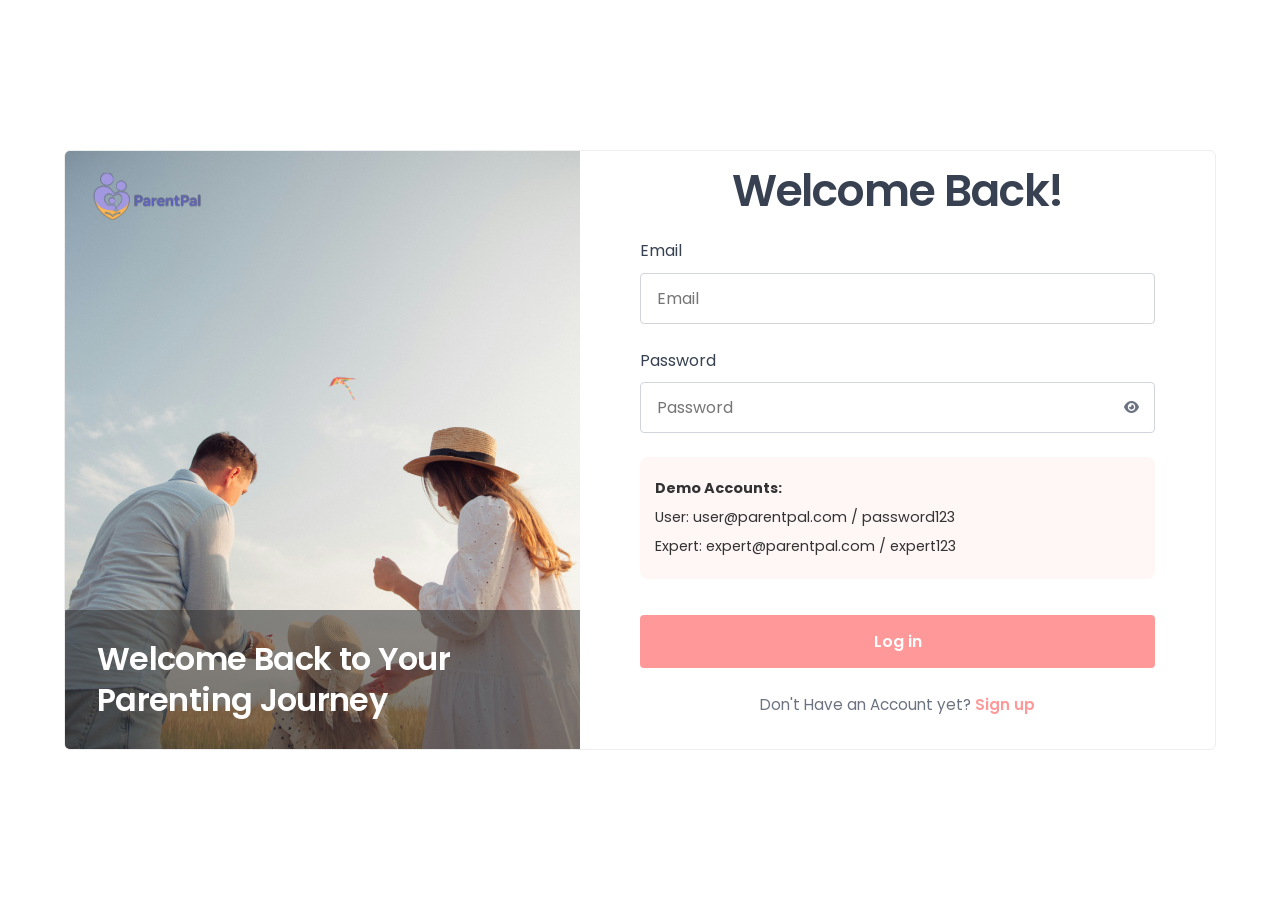
<file: html/expert-community.html>
<!DOCTYPE html>
<html lang="en">
<head>
    <meta charset="UTF-8">
    <meta name="viewport" content="width=device-width, initial-scale=1.0">
    <title>ParentPal - Expert Community</title>
    <link rel="stylesheet" href="../css/community.css">
    <link rel="stylesheet" href="../css/expert-community.css">
    <link rel="stylesheet" href="../layout/layout.css" />
    <link rel="stylesheet" href="../css/modal.css" />
    <link rel="stylesheet" href="https://cdnjs.cloudflare.com/ajax/libs/font-awesome/6.0.0-beta3/css/all.min.css">
    <link href="https://fonts.googleapis.com/css2?family=Poppins:wght@300;400;500;600;700&display=swap" rel="stylesheet">
	<link rel="stylesheet" href="../layout/design-system.css" />
	</head>
<body>
    <!-- Header/Navigation -->
    <header>
        <div class="container">
            <nav class="navbar">
                <div class="logo">
                    <a href="../index.html">
                        <img src="../assets/logo.svg" alt="ParentPal Logo" />
                    </a>
                </div>

                <ul class="nav-links">
                    <li><a href="../index.html">Home</a></li>
                    <li><a href="expert-content.html">Content</a></li>
                    <li><a href="expert-community.html">Community</a></li>
                    <li><a href="chatbot.html">Chatbot</a></li>
                </ul>

                <div class="profile-icon" id="profile-icon">
                    <div class="profile-image expert">
                        <i class="fas fa-user-md"></i>
                    </div>
                    <i class="fas fa-chevron-down"></i>
                    
                    <div class="profile-dropdown">
                        <div class="dropdown-header">
                            <div class="user-name" id="user-name">Dr. Sarah Johnson</div>
                            <div class="user-email" id="user-email">expert@parentpal.com</div>
                            <div class="expert-badge">
                                <i class="fas fa-star"></i>
                                Certified Expert
                            </div>
                        </div>
                        <div class="dropdown-content">
                            <a href="expert-dashboard.html" class="dropdown-item">
                                <i class="fas fa-th-large"></i>
                                Dashboard
                            </a>
                            <a href="profile.html" class="dropdown-item">
                                <i class="fas fa-user"></i>
                                View Profile
                            </a>
                            <a href="faq.html" class="dropdown-item">
								<i class="fas fa-question-circle"></i>
								FAQ & Help
							</a>
                            <a href="#" class="dropdown-item">
                                <i class="fas fa-cog"></i>
                                Settings
                            </a>
                            <button class="dropdown-item logout-btn" onclick="logout()">
                                <i class="fas fa-sign-out-alt"></i>
                                Logout
                            </button>
                        </div>
                    </div>
                </div>

                <div class="mobile-menu">
                    <i class="fas fa-bars"></i>
                </div>
            </nav>
        </div>
    </header>

    <!-- Main Content Section -->
    <main>
        <div class="sidebar">
            <nav class="sidebar-nav">
                <div class="nav-item">
                    <div class="nav-link">
                        <i class="fas fa-compass"></i>
                        <span>Explore</span>
                    </div>
                </div>
                <div class="nav-item">
                    <div class="nav-link">
                        <i class="fas fa-rss"></i>
                        <span>Feeds</span>
                    </div>
                </div>
                <div class="nav-item">
                    <div class="nav-link">
                        <i class="fas fa-calendar-check"></i>
                        <span>Consultations</span>
                        <span class="notification-badge">3</span>
                    </div>
                </div>     
            </nav>

            <div class="sidebar-section">
                <div class="section-header dropdown">
                    <h3>My Communities</h3>
                    <i class="fas fa-chevron-up"></i>
                </div>
                <div class="create-btn">
                    <i class="fas fa-plus"></i>
                    <span>Create Community</span>
                </div>
                <ul class="community-list">
                    <li>
                        <div class="community-icon">G</div>
                        <span>Gentle Parenting</span>
                    </li>
                    <li>
                        <div class="community-icon">R</div>
                        <span>Review Produk Parenting</span>
                    </li>
                    <li>
                        <div class="community-icon">S</div>
                        <span>Stimulasi Motorik Anak</span>
                    </li>
                    <li>
                        <div class="community-icon">P</div>
                        <span>Parenting Sadar Lingkungan</span>
                    </li>
                    <li>
                        <div class="community-icon">K</div>
                        <span>Kreativitas Anak</span>
                    </li>
                    <li>
                        <div class="community-icon">A</div>
                        <span>Anak Susah Makan</span>
                    </li>
                </ul>
            </div>
        </div>

        <div class="content-main">
            <section class="explore-section content-header-row">
                <h2>Explore Communities</h2>
                <div class="search-container">
                    <input type="text" placeholder="Search questions or communities">
                    <button class="search-btn"><i class="fas fa-search"></i></button>
                </div>
                
                <div class="categories">
                    <button class="category-btn active">All</button>
                    <button class="category-btn">Today's Schedule</button>
                    <button class="category-btn">My Communities</button>
                    <button class="category-btn">Consultations</button>
                    <button class="category-btn">Content</button>
                </div>
            </section>

            <section class="recommendations-section">
                <!-- Dashboard-style Consultations Widget -->
                <div class="consultations-widget">
                    <div class="consultations-header">
                        <h3><i class="fas fa-calendar-day"></i> Today's Consultations</h3>
                        <button class="settings-btn" onclick="manageSchedule()">
                            <i class="fas fa-cog"></i>
                        </button>
                    </div>
                    
                    <div class="consultations-list">
                        <!-- Consultation 1 -->
                        <div class="consultation-item">
                            <div class="consultation-time">
                                <div class="time">9:00 AM</div>
                                <div class="duration">45 min</div>
                            </div>
                            <div class="consultation-details">
                                <div class="client-name">Sarah Mitchell</div>
                                <div class="consultation-topic">Sleep Training Issues</div>
                                <div class="consultation-type">
                                    <i class="fas fa-video"></i> Video Call
                                </div>
                            </div>
                            <div class="consultation-actions">
                                <button class="btn-join" onclick="joinConsultation('sarah-mitchell')">Join</button>
                            </div>
                        </div>

                        <!-- Consultation 2 -->
                        <div class="consultation-item">
                            <div class="consultation-time">
                                <div class="time">11:30 AM</div>
                                <div class="duration">30 min</div>
                            </div>
                            <div class="consultation-details">
                                <div class="client-name">Mark Johnson</div>
                                <div class="consultation-topic">Toddler Behavior</div>
                                <div class="consultation-type">
                                    <i class="fas fa-phone"></i> Phone Call
                                </div>
                            </div>
                            <div class="consultation-actions">
                                <button class="btn-prepare" onclick="prepareConsultation('mark-johnson')">Prepare</button>
                            </div>
                        </div>

                        <!-- Consultation 3 -->
                        <div class="consultation-item">
                            <div class="consultation-time">
                                <div class="time">2:00 PM</div>
                                <div class="duration">60 min</div>
                            </div>
                            <div class="consultation-details">
                                <div class="client-name">Lisa Chen</div>
                                <div class="consultation-topic">Nutrition Planning</div>
                                <div class="consultation-type">
                                    <i class="fas fa-video"></i> Video Call
                                </div>
                            </div>
                            <div class="consultation-actions">
                                <button class="btn-prepare" onclick="prepareConsultation('lisa-chen')">Prepare</button>
                            </div>
                        </div>
                    </div>
                </div>
            </section>

            <section class="suggestions-section">
                <h3>Communities Where You Provide Expertise</h3>
                <div class="community-grid">
                    <!-- Community Card 1 -->
                    <div class="community-card">
                        <img src="../assets/explore1.svg" alt="Komunitas Sleep Training">
                        <div class="card-content">
                            <h5>Dukungan Sleep Training</h5>
                            <p class="member-count">15K members • 8 questions pending</p>
                            <p class="description">Bantu orang tua membangun rutina tidur yang sehat untuk anak-anak mereka melalui panduan dan dukungan ahli.</p>
                            <div class="expert-actions">
                                <button class="consult-btn">View Community</button>
                            </div>
                        </div>
                    </div>

                    <!-- Community Card 2 -->
                    <div class="community-card">
                        <img src="../assets/explore2.svg" alt="Komunitas Nutrisi">
                        <div class="card-content">
                            <h5>Nutrisi & Pemberian Makan Anak</h5>
                            <p class="member-count">22K members • 12 questions pending</p>
                            <p class="description">Berikan panduan ahli tentang kebiasaan makan sehat, perencanaan nutrisi, dan tantangan pemberian makan untuk anak-anak.</p>
                            <div class="expert-actions">
                                <button class="consult-btn">View Community</button>
                            </div>
                        </div>
                    </div>

                    <!-- Community Card 3 -->
                    <div class="community-card">
                        <img src="../assets/explore3.svg" alt="Komunitas Perilaku">
                        <div class="card-content">
                            <h5>Disiplin Positif & Perilaku</h5>
                            <p class="member-count">18K members • 5 questions pending</p>
                            <p class="description">Bagikan strategi untuk mengelola perilaku yang menantang dan mempromosikan teknik disiplin positif.</p>
                            <div class="expert-actions">
                                <button class="consult-btn">View Community</button>
                            </div>
                        </div>
                    </div>

                    <!-- Community Card 4 -->
                    <div class="community-card">
                        <img src="../assets/more-explore1.svg" alt="Komunitas Kebutuhan Khusus">
                        <div class="card-content">
                            <h5>Dukungan Kebutuhan Khusus</h5>
                            <p class="member-count">12K members • 3 questions pending</p>
                            <p class="description">Berikan panduan khusus untuk orang tua anak dengan autism, ADHD, dan kebutuhan perkembangan lainnya.</p>
                            <div class="expert-actions">
                                <button class="consult-btn">View Community</button>
                            </div>
                        </div>
                    </div>

                    <!-- Community Card 5 -->
                    <div class="community-card">
                        <img src="../assets/more-explore2.svg" alt="Perkembangan Anak">
                        <div class="card-content">
                            <h5>Perkembangan Anak Usia Dini</h5>
                            <p class="member-count">25K members • 7 questions pending</p>
                            <p class="description">Dukung orang tua dengan pelacakan milestone, aktivitas perkembangan, dan strategi pembelajaran dini.</p>
                            <div class="expert-actions">
                                <button class="consult-btn">View Community</button>
                            </div>
                        </div>
                    </div>

                    <!-- Community Card 6 -->
                    <div class="community-card">
                        <img src="../assets/more-explore3.svg" alt="Kesehatan Mental">
                        <div class="card-content">
                            <h5>Kesehatan Mental & Kesejahteraan Anak</h5>
                            <p class="member-count">16K members • 9 questions pending</p>
                            <p class="description">Berikan panduan ahli tentang kesejahteraan emosional anak, kecemasan, dan dukungan kesehatan mental.</p>
                            <div class="expert-actions">
                                <button class="consult-btn">View Community</button>
                            </div>
                        </div>
                    </div>
                </div>
                <div class="load-more-container">
                    <button class="load-more-btn">Load more communities</button>
                </div>
            </section>
        </div>
    </main>

    <!-- Footer -->
    <footer>
        <div class="container">
            <div class="footer-grid">
                <!-- Logo and Description -->
                <div class="footer-about">
                    <div class="footer-logo">
                        <img src="../assets/logo.svg" alt="ParentPal Logo" />
                    </div>
                    <p class="body-text-2">
                        A supportive parenting app that offers expert tips with the aim to
                        nurture, inspire, and provide support for parents anywhere.
                    </p>
                </div>

                <!-- Information Links -->
                <div class="footer-info">
                    <h5>Information</h5>
                    <ul class="body-text-2">
                        <li><a href="../index.html#about">About Us</a></li>
                        <li><a href="content.html">Content</a></li>
                        <li><a href="community.html">Community</a></li>
                        <li><a href="chatbot.html">Chatbot</a></li>
                    </ul>
                </div>

                <!-- Helpful Links -->
                <div class="footer-links">
                    <h5>Helpful Links</h5>
                    <ul class="body-text-2">
                        <li><a href="faq.html">FAQ & Help</a></li>
                        <li><a href="#">Terms & Condition</a></li>
                        <li><a href="#">Privacy Policy</a></li>
                    </ul>
                </div>

                <!-- Contact Info -->
                <div class="footer-contact">
                    <h5>Contact Us</h5>
                    <ul class="body-text-2">
                        <li><i class="fas fa-phone"></i> +62 8888 8888 8888</li>
                        <li><i class="fas fa-envelope"></i> parentpal@gmail.com</li>
                    </ul>

                    <!-- Social Media moved here -->
                    <div class="social-links">
                        <a href="#"><i class="fab fa-facebook-f"></i></a>
                        <a href="#"><i class="fab fa-instagram"></i></a>
                        <a href="#"><i class="fab fa-linkedin-in"></i></a>
                        <a href="#"><i class="fab fa-tiktok"></i></a>
                    </div>
                </div>
            </div>

            <!-- Copyright -->
            <div class="footer-bottom">
                <p>Copyright © 2025 ParentPal. All rights reserved.</p>
            </div>
        </div>
    </footer>

    <script src="../js/auth-check.js"></script>
    <script src="../layout/layout.js"></script>
    <script src="../js/expert-community.js"></script>
</body>
</html>
</file>
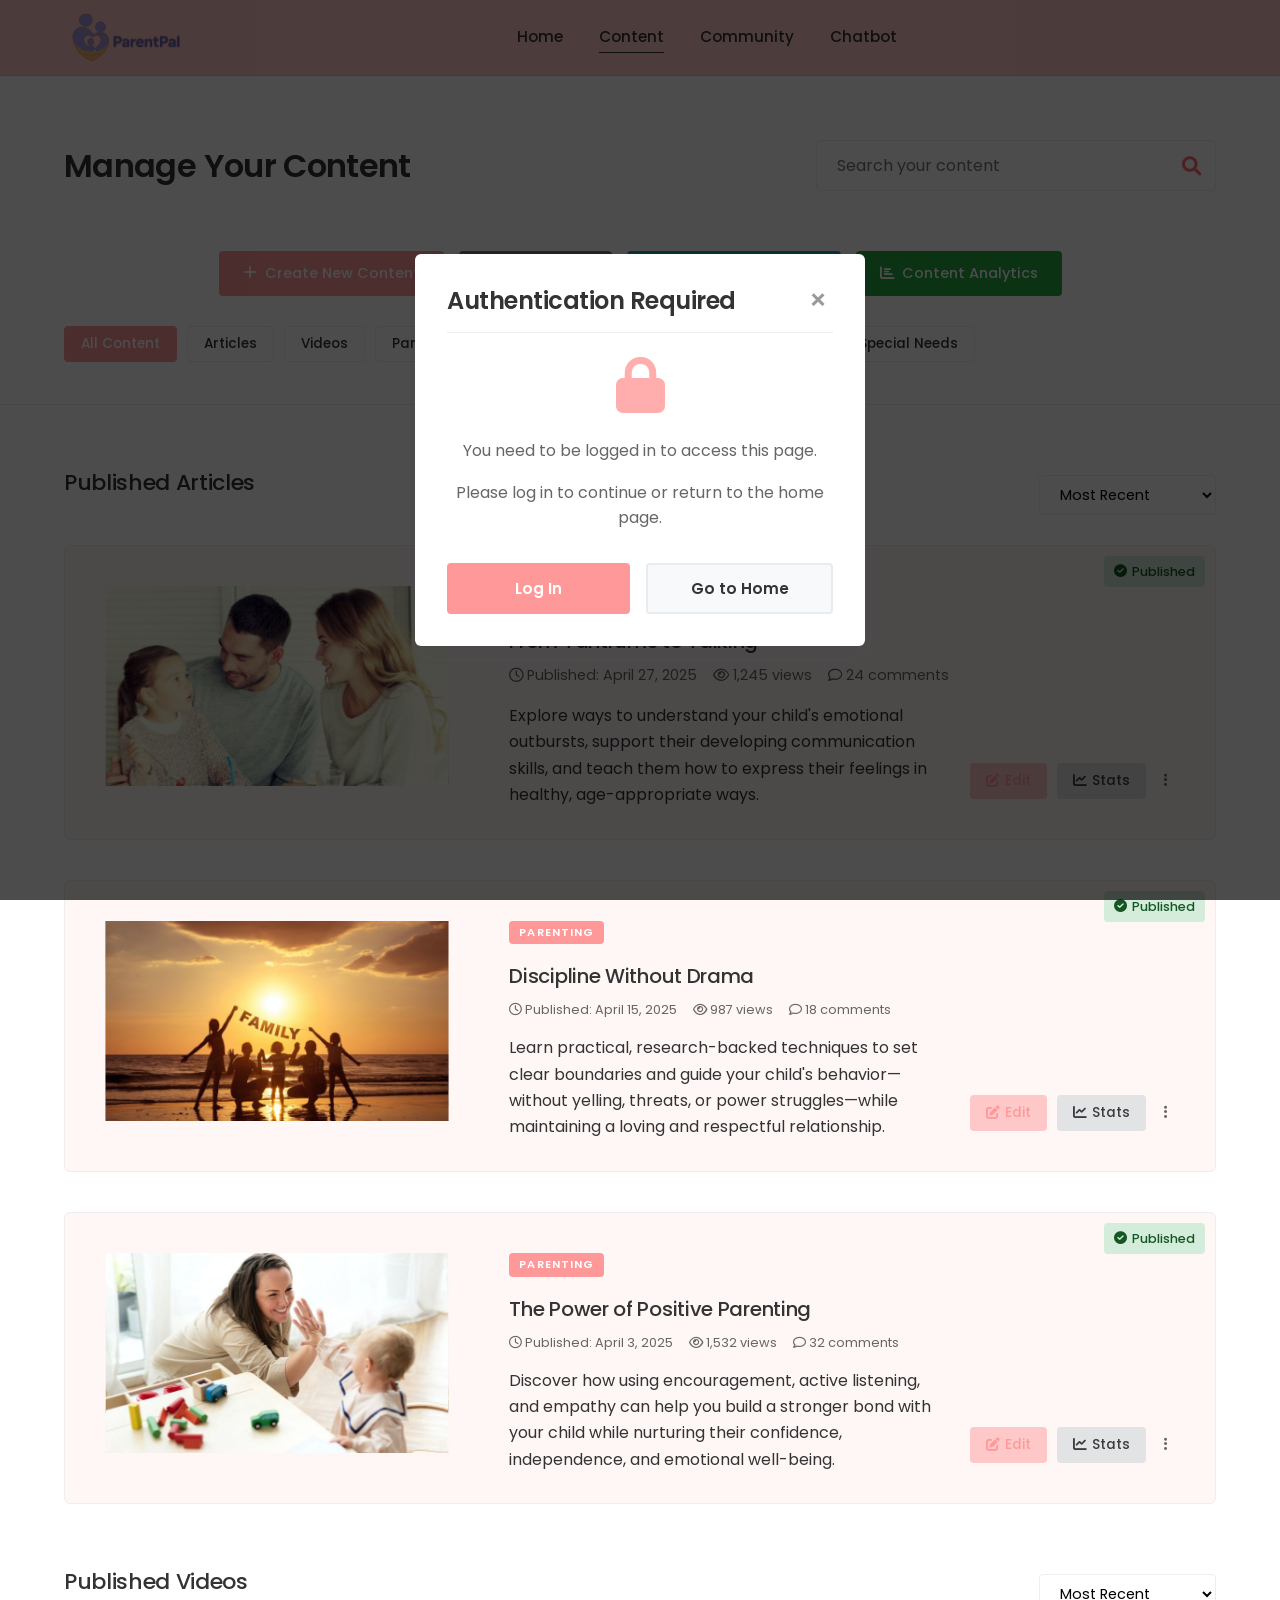
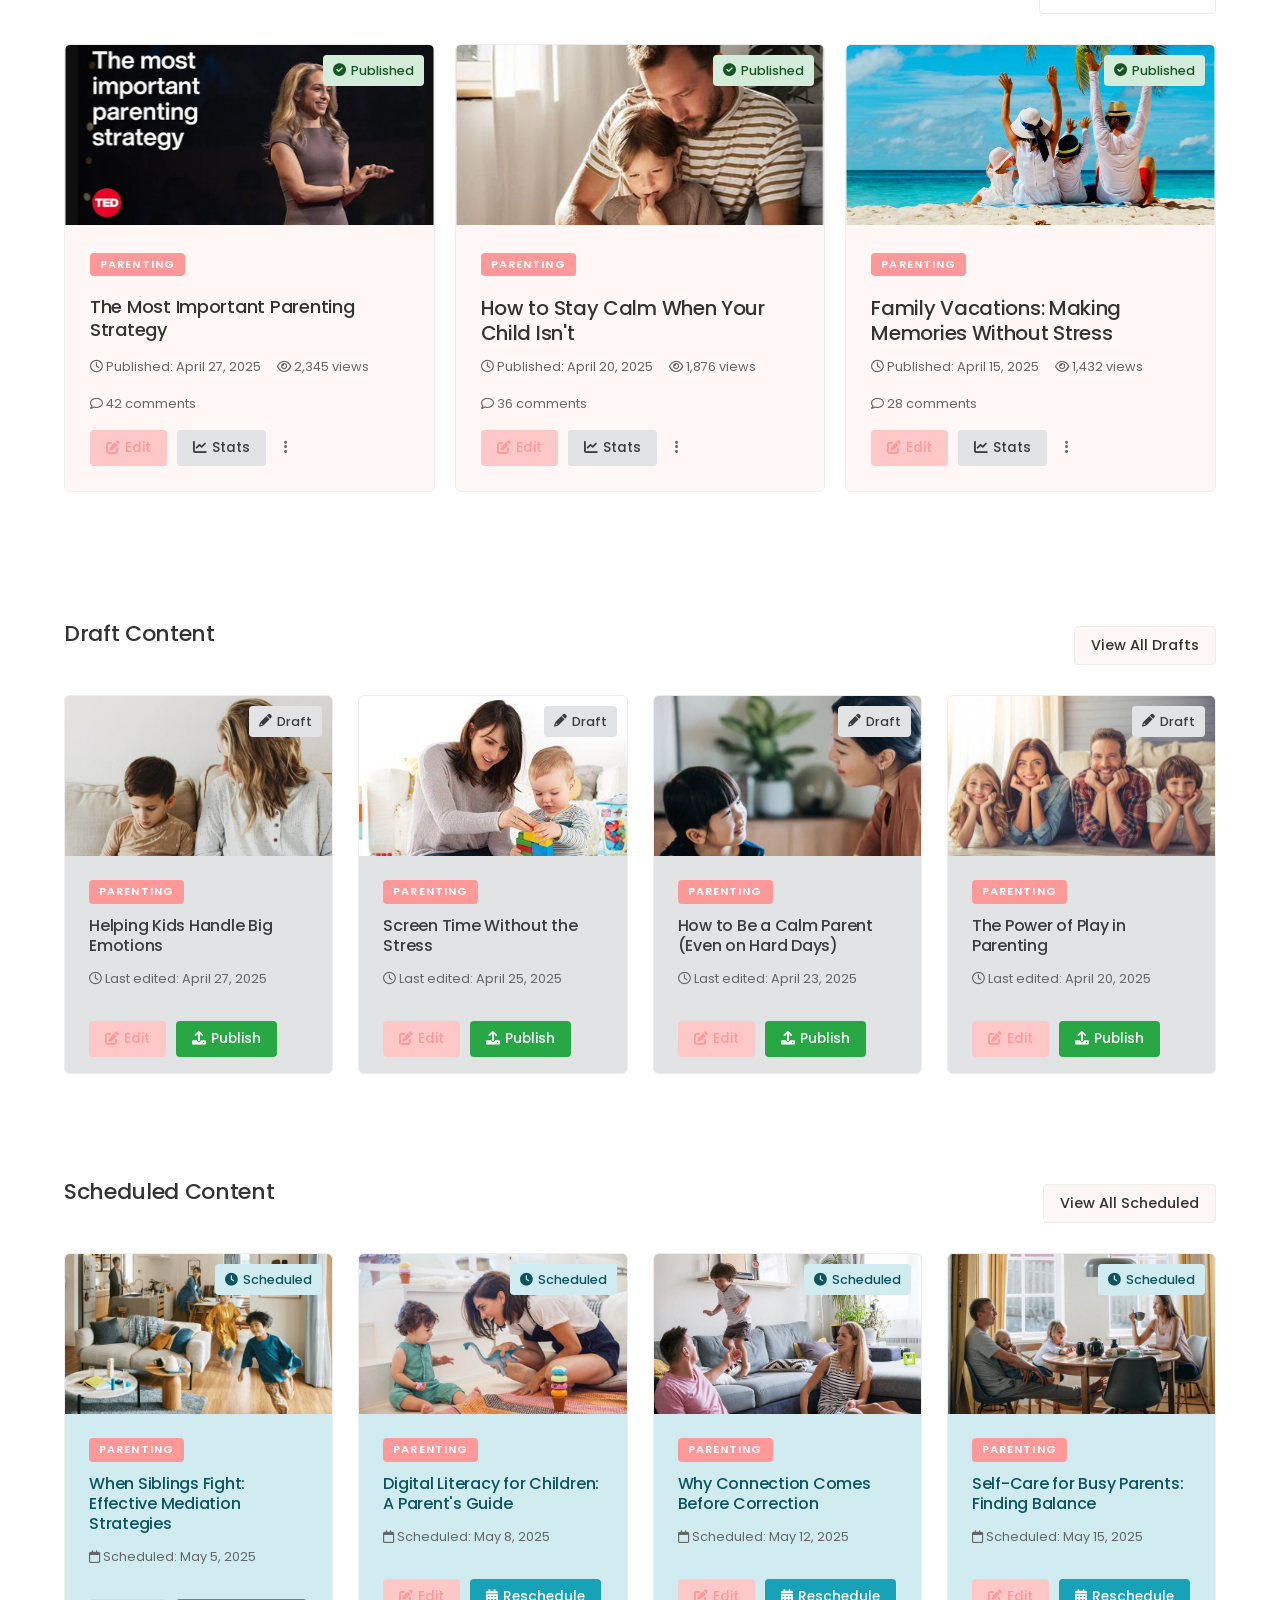
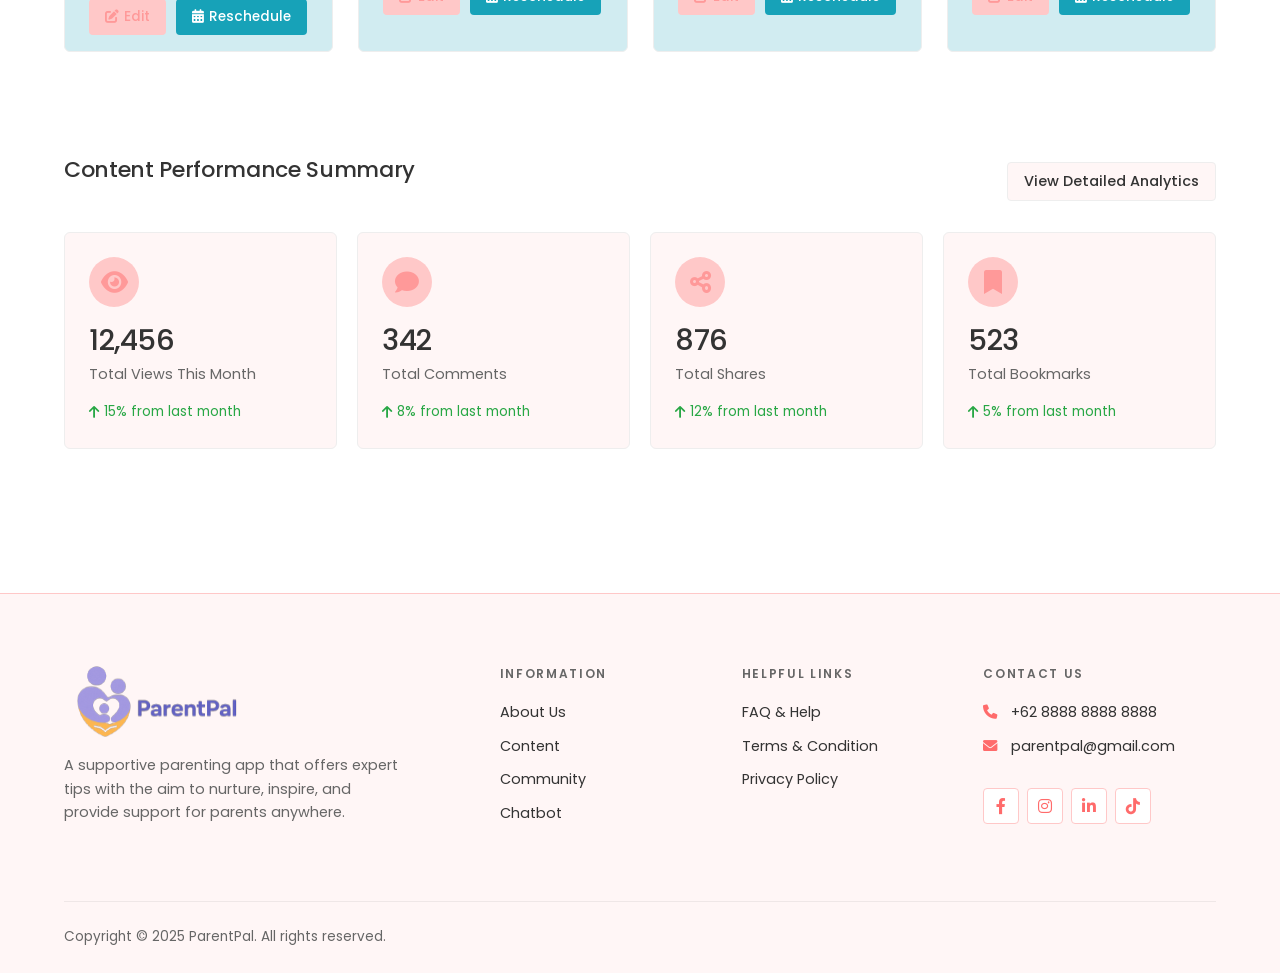
<file: html/expert-content.html>
<!DOCTYPE html>
<html lang="en">
	<head>
		<meta charset="UTF-8" />
		<meta name="viewport" content="width=device-width, initial-scale=1.0" />
		<title>ParentPal - Expert Content Management</title>
		<link rel="stylesheet" href="../css/content.css" />
		<link rel="stylesheet" href="../layout/layout.css" />
		<link rel="stylesheet" href="../css/modal.css" />
		<link rel="stylesheet" href="../css/expert-content.css" />
		<link
			rel="stylesheet"
			href="https://cdnjs.cloudflare.com/ajax/libs/font-awesome/6.0.0-beta3/css/all.min.css" />
		<link
			href="https://fonts.googleapis.com/css2?family=Poppins:wght@300;400;500;600;700&display=swap"
			rel="stylesheet" />
		<link rel="stylesheet" href="../layout/design-system.css" />
	</head>
	<body>
		<!-- Header/Navigation -->
		<header>
			<div class="container">
				<nav class="navbar">
					<div class="logo">
						<a href="../index.html">
							<img src="../assets/logo.svg" alt="ParentPal Logo" />
						</a>
					</div>

					<ul class="nav-links">
						<li><a href="../index.html">Home</a></li>
						<li><a href="expert-content.html">Content</a></li>
						<li><a href="expert-community.html">Community</a></li>
						<li><a href="chatbot.html">Chatbot</a></li>
					</ul>

					<!-- Profile dropdown for authenticated experts -->
					<div class="profile-icon" id="profile-icon">
						<div class="profile-image expert">
							<i class="fas fa-user-md"></i>
						</div>
						<i class="fas fa-chevron-down"></i>

						<div class="profile-dropdown">
							<div class="dropdown-header">
								<div class="user-name" id="user-name">Dr. Sarah Johnson</div>
								<div class="user-email" id="user-email">
									expert@parentpal.com
								</div>
								<div class="expert-badge">
									<i class="fas fa-star"></i>
									Certified Expert
								</div>
							</div>
							<div class="dropdown-content">
								<a href="#" class="dropdown-item" onclick="goToDashboard()">
									<i class="fas fa-th-large"></i>
									Dashboard
								</a>
								<a href="profile.html" class="dropdown-item">
									<i class="fas fa-user"></i>
									View Profile
								</a>
								<a href="faq.html" class="dropdown-item">
									<i class="fas fa-question-circle"></i>
									FAQ & Help
								</a>
								<a href="#" class="dropdown-item">
									<i class="fas fa-cog"></i>
									Settings
								</a>
								<button class="dropdown-item logout-btn" onclick="logout()">
									<i class="fas fa-sign-out-alt"></i>
									Logout
								</button>
							</div>
						</div>
					</div>

					<div class="mobile-menu">
						<i class="fas fa-bars"></i>
					</div>
				</nav>
			</div>
		</header>

		<!-- Main Content Section -->
		<section class="content-header">
			<div class="container content-header-row">
				<h2>Manage Your Content</h2>
				<div class="search-container">
					<input type="text" placeholder="Search your content" />
					<button class="search-btn"><i class="fas fa-search"></i></button>
				</div>
			</div>
		</section>

		<!-- Action Buttons -->
		<section class="expert-actions">
			<div class="container">
				<div class="action-buttons">
					<button class="create-btn">
						<i class="fas fa-plus"></i> Create New Content
					</button>
					<button class="draft-btn">
						<i class="fas fa-file"></i> View Drafts
					</button>
					<button class="schedule-btn">
						<i class="fas fa-calendar"></i> Scheduled Content
					</button>
					<button class="analytics-btn">
						<i class="fas fa-chart-bar"></i> Content Analytics
					</button>
				</div>
			</div>
		</section>

		<!-- Categories Filter -->
		<section class="categories">
			<div class="container">
				<div class="categories-scroll">
					<button class="category-btn active">All Content</button>
					<button class="category-btn">Articles</button>
					<button class="category-btn">Videos</button>
					<button class="category-btn">Parenting</button>
					<button class="category-btn">Child Psychology</button>
					<button class="category-btn">Health Info & Illness</button>
					<button class="category-btn">Special Needs</button>
				</div>
			</div>
		</section>

		<!-- Published Articles Section -->
		<section class="featured-content" id="articles">
			<div class="container">
				<div class="section-header">
					<h3>Published Articles</h3>
					<div class="section-actions">
						<select class="sort-select">
							<option value="recent">Most Recent</option>
							<option value="popular">Most Popular</option>
							<option value="comments">Most Comments</option>
						</select>
					</div>
				</div>

				<div class="article-list">
					<div class="article-card">
						<img
							src="../assets/article1.svg"
							alt="Family Talking"
							class="article-image" />
						<div class="article-content">
							<div class="article-status published">
								<i class="fas fa-check-circle"></i> Published
							</div>
							<p class="article-tags body-text">Parenting</p>
							<h3 class="article-title">From Tantrums to Talking</h3>
							<div class="article-meta body-text-2">
								<span
									><i class="fa-regular fa-clock"></i> Published: April 27,
									2025</span
								>
								<span><i class="fa-regular fa-eye"></i> 1,245 views</span>
								<span><i class="fa-regular fa-comment"></i> 24 comments</span>
							</div>
							<div class="article-description">
								<p class="body-text article-text">
									Explore ways to understand your child's emotional outbursts,
									support their developing communication skills, and teach them
									how to express their feelings in healthy, age-appropriate
									ways.
								</p>
								<div class="article-actions">
									<button class="edit-btn">
										<i class="fas fa-edit"></i> Edit
									</button>
									<button class="stats-btn">
										<i class="fas fa-chart-line"></i> Stats
									</button>
									<button class="more-btn">
										<i class="fas fa-ellipsis-v"></i>
									</button>
								</div>
							</div>
						</div>
					</div>

					<div class="article-card">
						<img
							src="../assets/article2.svg"
							alt="Family at Beach"
							class="article-image" />
						<div class="article-content">
							<div class="article-status published">
								<i class="fas fa-check-circle"></i> Published
							</div>
							<p class="article-tags body-text">Parenting</p>
							<h3 class="article-title">Discipline Without Drama</h3>
							<div class="article-meta">
								<span
									><i class="fa-regular fa-clock"></i> Published: April 15,
									2025</span
								>
								<span><i class="fa-regular fa-eye"></i> 987 views</span>
								<span><i class="fa-regular fa-comment"></i> 18 comments</span>
							</div>
							<div class="article-description">
								<p class="body-text article-text">
									Learn practical, research-backed techniques to set clear
									boundaries and guide your child's behavior—without yelling,
									threats, or power struggles—while maintaining a loving and
									respectful relationship.
								</p>
								<div class="article-actions">
									<button class="edit-btn">
										<i class="fas fa-edit"></i> Edit
									</button>
									<button class="stats-btn">
										<i class="fas fa-chart-line"></i> Stats
									</button>
									<button class="more-btn">
										<i class="fas fa-ellipsis-v"></i>
									</button>
								</div>
							</div>
						</div>
					</div>

					<div class="article-card">
						<img
							src="../assets/article3.svg"
							alt="Parent Playing with Child"
							class="article-image" />
						<div class="article-content">
							<div class="article-status published">
								<i class="fas fa-check-circle"></i> Published
							</div>
							<p class="article-tags body-text">Parenting</p>
							<h3 class="article-title">The Power of Positive Parenting</h3>
							<div class="article-meta">
								<span
									><i class="fa-regular fa-clock"></i> Published: April 3,
									2025</span
								>
								<span><i class="fa-regular fa-eye"></i> 1,532 views</span>
								<span><i class="fa-regular fa-comment"></i> 32 comments</span>
							</div>
							<div class="article-description">
								<p class="body-text article-text">
									Discover how using encouragement, active listening, and
									empathy can help you build a stronger bond with your child
									while nurturing their confidence, independence, and emotional
									well-being.
								</p>
								<div class="article-actions">
									<button class="edit-btn">
										<i class="fas fa-edit"></i> Edit
									</button>
									<button class="stats-btn">
										<i class="fas fa-chart-line"></i> Stats
									</button>
									<button class="more-btn">
										<i class="fas fa-ellipsis-v"></i>
									</button>
								</div>
							</div>
						</div>
					</div>
				</div>
			</div>
		</section>

		<!-- Published Videos Section -->
		<section class="featured-content content-video" id="videos">
			<div class="container">
				<div class="section-header">
					<h3>Published Videos</h3>
					<div class="section-actions">
						<select class="sort-select">
							<option value="recent">Most Recent</option>
							<option value="popular">Most Popular</option>
							<option value="comments">Most Comments</option>
						</select>
					</div>
				</div>

				<div class="video-grid">
					<div class="video-card">
						<div class="video-status published">
							<i class="fas fa-check-circle"></i> Published
						</div>
						<img src="../assets/video1.svg" alt="Parenting Strategy" />
						<div class="video-content">
							<p class="article-tags body-text">Parenting</p>
							<h4>The Most Important Parenting Strategy</h4>
							<div class="article-meta">
								<span
									><i class="fa-regular fa-clock"></i> Published: April 27,
									2025</span
								>
								<span><i class="fa-regular fa-eye"></i> 2,345 views</span>
								<span><i class="fa-regular fa-comment"></i> 42 comments</span>
							</div>
							<div class="video-actions">
								<button class="edit-btn">
									<i class="fas fa-edit"></i> Edit
								</button>
								<button class="stats-btn">
									<i class="fas fa-chart-line"></i> Stats
								</button>
								<button class="more-btn">
									<i class="fas fa-ellipsis-v"></i>
								</button>
							</div>
						</div>
					</div>

					<div class="video-card">
						<div class="video-status published">
							<i class="fas fa-check-circle"></i> Published
						</div>
						<img src="../assets/video2.svg" alt="Staying Calm" />
						<div class="video-content">
							<p class="article-tags body-text">Parenting</p>
							<h4 class="article-title">
								How to Stay Calm When Your Child Isn't
							</h4>
							<div class="article-meta">
								<span
									><i class="fa-regular fa-clock"></i> Published: April 20,
									2025</span
								>
								<span><i class="fa-regular fa-eye"></i> 1,876 views</span>
								<span><i class="fa-regular fa-comment"></i> 36 comments</span>
							</div>
							<div class="video-actions">
								<button class="edit-btn">
									<i class="fas fa-edit"></i> Edit
								</button>
								<button class="stats-btn">
									<i class="fas fa-chart-line"></i> Stats
								</button>
								<button class="more-btn">
									<i class="fas fa-ellipsis-v"></i>
								</button>
							</div>
						</div>
					</div>

					<div class="video-card">
						<div class="video-status published">
							<i class="fas fa-check-circle"></i> Published
						</div>
						<img src="../assets/video3.svg" alt="Family on Vacation" />
						<div class="video-content">
							<p class="article-tags body-text">Parenting</p>
							<h4 class="article-title">
								Family Vacations: Making Memories Without Stress
							</h4>
							<div class="article-meta">
								<span
									><i class="fa-regular fa-clock"></i> Published: April 15,
									2025</span
								>
								<span><i class="fa-regular fa-eye"></i> 1,432 views</span>
								<span><i class="fa-regular fa-comment"></i> 28 comments</span>
							</div>
							<div class="video-actions">
								<button class="edit-btn">
									<i class="fas fa-edit"></i> Edit
								</button>
								<button class="stats-btn">
									<i class="fas fa-chart-line"></i> Stats
								</button>
								<button class="more-btn">
									<i class="fas fa-ellipsis-v"></i>
								</button>
							</div>
						</div>
					</div>
				</div>
			</div>
		</section>

		<!-- Draft Content Section -->
		<section class="draft-content">
			<div class="container">
				<div class="section-header">
					<h3>Draft Content</h3>
					<div class="section-actions">
						<button class="view-all-drafts">View All Drafts</button>
					</div>
				</div>

				<div class="content-grid">
					<div class="content-card draft">
						<div class="content-status draft">
							<i class="fas fa-pencil-alt"></i> Draft
						</div>
						<div class="content-image">
							<img src="../assets/more1.svg" alt="Kids handling big emotions" />
						</div>
						<p class="content-tags article-tags body-text">Parenting</p>
						<h5>Helping Kids Handle Big Emotions</h5>
						<div class="content-meta">
							<span
								><i class="fa-regular fa-clock"></i> Last edited: April 27,
								2025</span
							>
						</div>
						<div class="content-actions">
							<button class="edit-btn"><i class="fas fa-edit"></i> Edit</button>
							<button class="publish-btn">
								<i class="fas fa-upload"></i> Publish
							</button>
						</div>
					</div>

					<div class="content-card draft">
						<div class="content-status draft">
							<i class="fas fa-pencil-alt"></i> Draft
						</div>
						<div class="content-image">
							<img
								src="../assets/more2.svg"
								alt="Screen Time Without the Stress" />
						</div>
						<p class="content-tags article-tags body-text">Parenting</p>
						<h5>Screen Time Without the Stress</h5>
						<div class="content-meta">
							<span
								><i class="fa-regular fa-clock"></i> Last edited: April 25,
								2025</span
							>
						</div>
						<div class="content-actions">
							<button class="edit-btn"><i class="fas fa-edit"></i> Edit</button>
							<button class="publish-btn">
								<i class="fas fa-upload"></i> Publish
							</button>
						</div>
					</div>

					<div class="content-card draft">
						<div class="content-status draft">
							<i class="fas fa-pencil-alt"></i> Draft
						</div>
						<div class="content-image">
							<img
								src="../assets/more3.svg"
								alt="How to Be a Calm Parent (Even on Hard Days)" />
						</div>
						<p class="content-tags article-tags body-text">Parenting</p>
						<h5>How to Be a Calm Parent (Even on Hard Days)</h5>
						<div class="content-meta">
							<span
								><i class="fa-regular fa-clock"></i> Last edited: April 23,
								2025</span
							>
						</div>
						<div class="content-actions">
							<button class="edit-btn"><i class="fas fa-edit"></i> Edit</button>
							<button class="publish-btn">
								<i class="fas fa-upload"></i> Publish
							</button>
						</div>
					</div>

					<div class="content-card draft">
						<div class="content-status draft">
							<i class="fas fa-pencil-alt"></i> Draft
						</div>
						<div class="content-image">
							<img
								src="../assets/more4.svg"
								alt="The Power of Play in Parenting" />
						</div>
						<p class="content-tags article-tags body-text">Parenting</p>
						<h5>The Power of Play in Parenting</h5>
						<div class="content-meta">
							<span
								><i class="fa-regular fa-clock"></i> Last edited: April 20,
								2025</span
							>
						</div>
						<div class="content-actions">
							<button class="edit-btn"><i class="fas fa-edit"></i> Edit</button>
							<button class="publish-btn">
								<i class="fas fa-upload"></i> Publish
							</button>
						</div>
					</div>
				</div>
			</div>
		</section>

		<!-- Scheduled Content Section -->
		<section class="scheduled-content">
			<div class="container">
				<div class="section-header">
					<h3>Scheduled Content</h3>
					<div class="section-actions">
						<button class="view-all-scheduled">View All Scheduled</button>
					</div>
				</div>

				<div class="content-grid">
					<div class="content-card scheduled">
						<div class="content-status scheduled">
							<i class="fas fa-clock"></i> Scheduled
						</div>
						<div class="content-image">
							<img src="../assets/more5.svg" alt="When Siblings Fight" />
						</div>
						<p class="content-tags article-tags body-text">Parenting</p>
						<h5>When Siblings Fight: Effective Mediation Strategies</h5>
						<div class="content-meta">
							<span
								><i class="fa-regular fa-calendar"></i> Scheduled: May 5,
								2025</span
							>
						</div>
						<div class="content-actions">
							<button class="edit-btn"><i class="fas fa-edit"></i> Edit</button>
							<button class="schedule-edit-btn">
								<i class="fas fa-calendar-alt"></i> Reschedule
							</button>
						</div>
					</div>

					<div class="content-card scheduled">
						<div class="content-status scheduled">
							<i class="fas fa-clock"></i> Scheduled
						</div>
						<div class="content-image">
							<img
								src="../assets/more6.svg"
								alt="Screen Time Without the Stress" />
						</div>
						<p class="content-tags article-tags body-text">Parenting</p>
						<h5>Digital Literacy for Children: A Parent's Guide</h5>
						<div class="content-meta">
							<span
								><i class="fa-regular fa-calendar"></i> Scheduled: May 8,
								2025</span
							>
						</div>
						<div class="content-actions">
							<button class="edit-btn"><i class="fas fa-edit"></i> Edit</button>
							<button class="schedule-edit-btn">
								<i class="fas fa-calendar-alt"></i> Reschedule
							</button>
						</div>
					</div>

					<div class="content-card scheduled">
						<div class="content-status scheduled">
							<i class="fas fa-clock"></i> Scheduled
						</div>
						<div class="content-image">
							<img
								src="../assets/more7.svg"
								alt="Why Connection Comes Before Correction" />
						</div>
						<p class="content-tags article-tags body-text">Parenting</p>
						<h5>Why Connection Comes Before Correction</h5>
						<div class="content-meta">
							<span
								><i class="fa-regular fa-calendar"></i> Scheduled: May 12,
								2025</span
							>
						</div>
						<div class="content-actions">
							<button class="edit-btn"><i class="fas fa-edit"></i> Edit</button>
							<button class="schedule-edit-btn">
								<i class="fas fa-calendar-alt"></i> Reschedule
							</button>
						</div>
					</div>

					<div class="content-card scheduled">
						<div class="content-status scheduled">
							<i class="fas fa-clock"></i> Scheduled
						</div>
						<div class="content-image">
							<img src="../assets/more8.svg" alt="Self-Care for Busy Parents" />
						</div>
						<p class="content-tags article-tags body-text">Parenting</p>
						<h5>Self-Care for Busy Parents: Finding Balance</h5>
						<div class="content-meta">
							<span
								><i class="fa-regular fa-calendar"></i> Scheduled: May 15,
								2025</span
							>
						</div>
						<div class="content-actions">
							<button class="edit-btn"><i class="fas fa-edit"></i> Edit</button>
							<button class="schedule-edit-btn">
								<i class="fas fa-calendar-alt"></i> Reschedule
							</button>
						</div>
					</div>
				</div>
			</div>
		</section>

		<!-- Content Performance Summary -->
		<section class="performance-summary">
			<div class="container">
				<div class="section-header">
					<h3>Content Performance Summary</h3>
					<div class="section-actions">
						<button class="view-analytics">View Detailed Analytics</button>
					</div>
				</div>

				<div class="performance-grid">
					<div class="performance-card">
						<div class="performance-icon">
							<i class="fas fa-eye"></i>
						</div>
						<div class="performance-data">
							<h4>12,456</h4>
							<p>Total Views This Month</p>
						</div>
						<div class="performance-trend up">
							<i class="fas fa-arrow-up"></i> 15% from last month
						</div>
					</div>

					<div class="performance-card">
						<div class="performance-icon">
							<i class="fas fa-comment"></i>
						</div>
						<div class="performance-data">
							<h4>342</h4>
							<p>Total Comments</p>
						</div>
						<div class="performance-trend up">
							<i class="fas fa-arrow-up"></i> 8% from last month
						</div>
					</div>

					<div class="performance-card">
						<div class="performance-icon">
							<i class="fas fa-share-alt"></i>
						</div>
						<div class="performance-data">
							<h4>876</h4>
							<p>Total Shares</p>
						</div>
						<div class="performance-trend up">
							<i class="fas fa-arrow-up"></i> 12% from last month
						</div>
					</div>

					<div class="performance-card">
						<div class="performance-icon">
							<i class="fas fa-bookmark"></i>
						</div>
						<div class="performance-data">
							<h4>523</h4>
							<p>Total Bookmarks</p>
						</div>
						<div class="performance-trend up">
							<i class="fas fa-arrow-up"></i> 5% from last month
						</div>
					</div>
				</div>
			</div>
		</section>

		<!-- Footer -->
		<footer>
			<div class="container">
				<div class="footer-grid">
					<!-- Logo and Description -->
					<div class="footer-about">
						<div class="footer-logo">
							<img src="../assets/logo.svg" alt="ParentPal Logo" />
						</div>
						<p class="body-text-2">
							A supportive parenting app that offers expert tips with the aim to
							nurture, inspire, and provide support for parents anywhere.
						</p>
					</div>

					<!-- Information Links -->
					<div class="footer-info">
						<h5>Information</h5>
						<ul class="body-text-2">
							<li><a href="../index.html#about">About Us</a></li>
							<li><a href="content.html">Content</a></li>
							<li><a href="community.html">Community</a></li>
							<li><a href="chatbot.html">Chatbot</a></li>
						</ul>
					</div>

					<!-- Helpful Links -->
					<div class="footer-links">
						<h5>Helpful Links</h5>
						<ul class="body-text-2">
							<li><a href="faq.html">FAQ & Help</a></li>
							<li><a href="#">Terms & Condition</a></li>
							<li><a href="#">Privacy Policy</a></li>
						</ul>
					</div>

					<!-- Contact Info -->
					<div class="footer-contact">
						<h5>Contact Us</h5>
						<ul class="body-text-2">
							<li><i class="fas fa-phone"></i> +62 8888 8888 8888</li>
							<li><i class="fas fa-envelope"></i> parentpal@gmail.com</li>
						</ul>

						<!-- Social Media moved here -->
						<div class="social-links">
							<a href="#"><i class="fab fa-facebook-f"></i></a>
							<a href="#"><i class="fab fa-instagram"></i></a>
							<a href="#"><i class="fab fa-linkedin-in"></i></a>
							<a href="#"><i class="fab fa-tiktok"></i></a>
						</div>
					</div>
				</div>

				<!-- Copyright -->
				<div class="footer-bottom">
					<p>Copyright © 2025 ParentPal. All rights reserved.</p>
				</div>
			</div>
		</footer>
		<script src="../js/auth-check.js"></script>
		<script src="../layout/layout.js"></script>
		<script src="../js/expert-content.js"></script>
	</body>
</html>
</file>
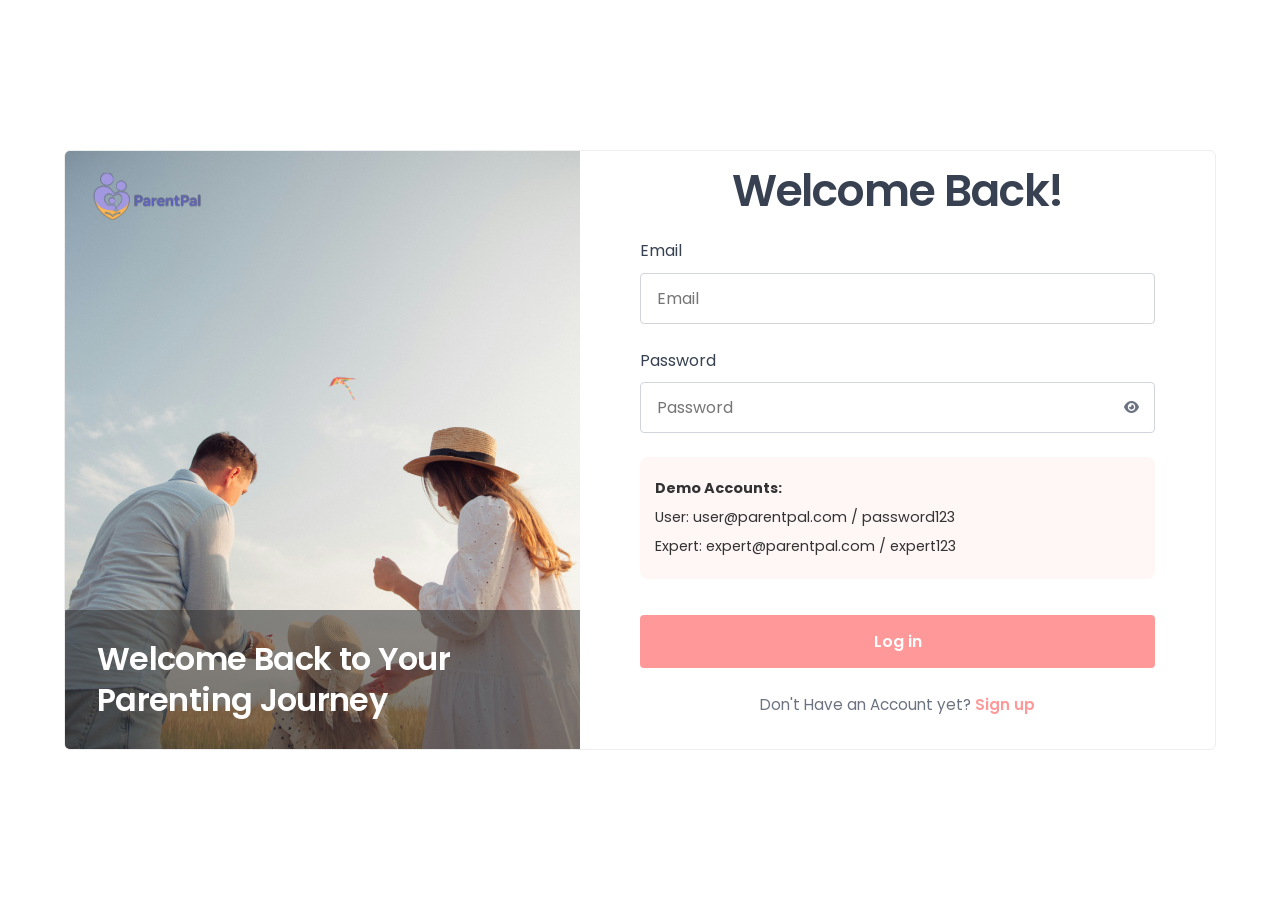
<file: html/expert-dashboard.html>
<!DOCTYPE html>
<html lang="en">
<head>
    <meta charset="UTF-8">
    <meta name="viewport" content="width=device-width, initial-scale=1.0">
    <title>ParentPal - Expert Dashboard</title>
    <link rel="stylesheet" href="../layout/layout.css">
    <link rel="stylesheet" href="../css/dashboard.css">
    <link rel="stylesheet" href="../css/modal.css">
    <link rel="stylesheet" href="https://cdnjs.cloudflare.com/ajax/libs/font-awesome/6.0.0-beta3/css/all.min.css">
    <link href="https://fonts.googleapis.com/css2?family=Poppins:wght@300;400;500;600;700&display=swap" rel="stylesheet">
	<link rel="stylesheet" href="../layout/design-system.css" />
	</head>
<body>
    <!-- Header/Navigation -->
    <header>
        <div class="container">
            <nav class="navbar">
                <div class="logo">
                    <a href="../index.html">
                        <img src="../assets/logo.svg" alt="ParentPal Logo" />
                    </a>
                </div>

                <ul class="nav-links">
                    <li><a href="../index.html">Home</a></li>
                    <li><a href="expert-content.html">Content</a></li>
                    <li><a href="expert-community.html">Community</a></li>
                    <li><a href="chatbot.html">Chatbot</a></li>
                </ul>

                <div class="profile-icon" id="profile-icon">
                    <div class="profile-image expert">
                        <i class="fas fa-user-md"></i>
                    </div>
                    <i class="fas fa-chevron-down"></i>
                    
                    <div class="profile-dropdown">
                        <div class="dropdown-header">
                            <div class="user-name" id="user-name">Dr. Sarah Johnson</div>
                            <div class="user-email" id="user-email">expert@parentpal.com</div>
                            <div class="expert-badge">
                                <i class="fas fa-star"></i>
                                Certified Expert
                            </div>
                        </div>
                        <div class="dropdown-content">
                            <a href="#" class="dropdown-item" onclick="goToDashboard()">
                                <i class="fas fa-th-large"></i>
                                Dashboard
                            </a>
                            <a href="profile.html" class="dropdown-item">
                                <i class="fas fa-user"></i>
                                View Profile
                            </a>
                            <a href="faq.html" class="dropdown-item">
								<i class="fas fa-question-circle"></i>
								FAQ & Help
							</a>
                            <a href="#" class="dropdown-item">
                                <i class="fas fa-cog"></i>
                                Settings
                            </a>
                            <button class="dropdown-item logout-btn" onclick="logout()">
                                <i class="fas fa-sign-out-alt"></i>
                                Logout
                            </button>
                        </div>
                    </div>
                </div>

                <div class="mobile-menu">
                    <i class="fas fa-bars"></i>
                </div>
            </nav>
        </div>
    </header>

    <!-- Dashboard Content -->
    <main class="dashboard-main">
        <div class="container">
            <!-- Expert Header -->
            <div class="dashboard-header expert">
                <div class="expert-welcome">
                    <div class="expert-badge-large">
                        <i class="fas fa-star"></i>
                        Certified Expert
                    </div>
                    <h1>Good morning, <span id="expert-name">Dr. Sarah</span>!</h1>
                    <p>You have 3 consultations scheduled today</p>
                </div>
                <div class="expert-stats">
                    <div class="stat-card expert">
                        <div class="stat-number">24</div>
                        <div class="stat-label">Active Consultations</div>
                    </div>
                    <div class="stat-card expert">
                        <div class="stat-number">4.9</div>
                        <div class="stat-label">Average Rating</div>
                    </div>
                    <div class="stat-card expert">
                        <div class="stat-number">89</div>
                        <div class="stat-label">Articles Published</div>
                    </div>
                </div>
            </div>

            <!-- Main Dashboard Layout -->
            <div class="dashboard-layout expert">
                <!-- Left Column -->
                <div class="dashboard-left">
                    <!-- Today's Schedule -->
                    <div class="widget-card expert">
                        <div class="widget-header">
                            <h3><i class="fas fa-calendar-day"></i> Today's Consultations</h3>
                            <button class="widget-action" onclick="manageSchedule()">
                                <i class="fas fa-cog"></i>
                            </button>
                        </div>
                        <div class="widget-content">
                            <div class="consultation-list">
                                <div class="consultation-item">
                                    <div class="consultation-time">
                                        <div class="time">9:00 AM</div>
                                        <div class="duration">45 min</div>
                                    </div>
                                    <div class="consultation-details">
                                        <div class="client-name">Sarah Mitchell</div>
                                        <div class="consultation-topic">Sleep Training Issues</div>
                                        <div class="consultation-type">
                                            <i class="fas fa-video"></i> Video Call
                                        </div>
                                    </div>
                                    <div class="consultation-actions">
                                        <button class="btn-join">Join</button>
                                    </div>
                                </div>
                                <div class="consultation-item">
                                    <div class="consultation-time">
                                        <div class="time">11:30 AM</div>
                                        <div class="duration">30 min</div>
                                    </div>
                                    <div class="consultation-details">
                                        <div class="client-name">Mark Johnson</div>
                                        <div class="consultation-topic">Toddler Behavior</div>
                                        <div class="consultation-type">
                                            <i class="fas fa-phone"></i> Phone Call
                                        </div>
                                    </div>
                                    <div class="consultation-actions">
                                        <button class="btn-prepare">Prepare</button>
                                    </div>
                                </div>
                                <div class="consultation-item">
                                    <div class="consultation-time">
                                        <div class="time">2:00 PM</div>
                                        <div class="duration">60 min</div>
                                    </div>
                                    <div class="consultation-details">
                                        <div class="client-name">Lisa Chen</div>
                                        <div class="consultation-topic">Nutrition Planning</div>
                                        <div class="consultation-type">
                                            <i class="fas fa-video"></i> Video Call
                                        </div>
                                    </div>
                                    <div class="consultation-actions">
                                        <button class="btn-prepare">Prepare</button>
                                    </div>
                                </div>
                            </div>
                        </div>
                    </div>

                    <!-- Today's To-Do List -->
                    <div class="widget-card expert">
                        <div class="widget-header">
                            <h3><i class="fas fa-tasks"></i> Today's Tasks</h3>
                            <button class="widget-action" onclick="addTask()">
                                <i class="fas fa-plus"></i>
                            </button>
                        </div>
                        <div class="widget-content">
                            <div class="todo-list">
                                <div class="todo-item">
                                    <input type="checkbox" id="task1" class="todo-checkbox">
                                    <label for="task1" class="todo-label">Review consultation notes for Sarah M.</label>
                                    <div class="todo-priority high">High</div>
                                </div>
                                <div class="todo-item">
                                    <input type="checkbox" id="task3" class="todo-checkbox">
                                    <label for="task2" class="todo-label">Finish article on "Positive Discipline"</label>
                                    <div class="todo-priority medium">Medium</div>
                                </div>
                                <div class="todo-item">
                                    <input type="checkbox" id="task4" class="todo-checkbox">
                                    <label for="task3" class="todo-label">Update availability for next week</label>
                                    <div class="todo-priority low">Low</div>
                                </div>
                                <div class="todo-item">
                                    <input type="checkbox" id="task5" class="todo-checkbox">
                                    <label for="task4" class="todo-label">Review community discussions</label>
                                    <div class="todo-priority low">Low</div>
                                </div>
                            </div>
                        </div>
                    </div>
                </div>

                <!-- Right Column -->
                <div class="dashboard-right">
                    <!-- Recent Discussions -->
                    <div class="widget-card expert">
                        <div class="widget-header">
                            <h3><i class="fas fa-comments"></i> Recent Discussions</h3>
                            <button class="widget-action" onclick="viewCommunity()">View All</button>
                        </div>
                        <div class="widget-content">
                            <div class="discussions-list">
                                <div class="discussion-item">
                                    <div class="discussion-header">
                                        <div class="discussion-title">Dealing with Tantrums in Public</div>
                                        <div class="discussion-replies">23 replies</div>
                                    </div>
                                    <div class="discussion-meta">
                                        <span class="discussion-author">Started by Jennifer L.</span>
                                        <span class="discussion-time">3 hours ago</span>
                                    </div>
                                    <div class="discussion-preview">My 4-year-old has been having meltdowns in stores and I'm not sure how to handle it...</div>
                                </div>
                                <div class="discussion-item">
                                    <div class="discussion-header">
                                        <div class="discussion-title">Screen Time Guidelines for Toddlers</div>
                                        <div class="discussion-replies">15 replies</div>
                                    </div>
                                    <div class="discussion-meta">
                                        <span class="discussion-author">Started by Mike R.</span>
                                        <span class="discussion-time">6 hours ago</span>
                                    </div>
                                    <div class="discussion-preview">What are the current recommendations for screen time for 2-3 year olds?</div>
                                </div>
                                <div class="discussion-item">
                                    <div class="discussion-header">
                                        <div class="discussion-title">Healthy Snack Ideas for Picky Eaters</div>
                                        <div class="discussion-replies">31 replies</div>
                                    </div>
                                    <div class="discussion-meta">
                                        <span class="discussion-author">Started by Anna K.</span>
                                        <span class="discussion-time">1 day ago</span>
                                    </div>
                                    <div class="discussion-preview">Looking for creative ways to get my picky eater to try new healthy foods...</div>
                                </div>
                            </div>
                        </div>
                    </div>

                    <!-- Quick Actions -->
                    <div class="widget-card expert">
                        <div class="widget-header">
                            <h3><i class="fas fa-bolt"></i> Quick Actions</h3>
                        </div>
                        <div class="widget-content">
                            <div class="expert-actions-grid">
                                <button class="expert-action-btn" onclick="createArticle()">
                                    <i class="fas fa-pen"></i>
                                    Write Article
                                </button>
                                <button class="expert-action-btn" onclick="scheduleConsultation()">
                                    <i class="fas fa-calendar-plus"></i>
                                    Add Availability
                                </button>
                                <button class="expert-action-btn" onclick="viewAnalytics()">
                                    <i class="fas fa-chart-bar"></i>
                                    View Analytics
                                </button>
                                <button class="expert-action-btn" onclick="manageResources()">
                                    <i class="fas fa-folder"></i>
                                    Manage Resources
                                </button>
                            </div>
                        </div>
                    </div>
                </div>
            </div>
        </div>
    </main>

		<!-- Footer -->
		<footer>
			<div class="container">
				<div class="footer-grid">
					<!-- Logo and Description -->
					<div class="footer-about">
						<div class="footer-logo">
							<img src="../assets/logo.svg" alt="ParentPal Logo" />
						</div>
						<p class="body-text-2">
							A supportive parenting app that offers expert tips with the aim to
							nurture, inspire, and provide support for parents anywhere.
						</p>
					</div>

					<!-- Information Links -->
					<div class="footer-info">
						<h5>Information</h5>
						<ul class="body-text-2">
							<li><a href="../index.html#about">About Us</a></li>
							<li><a href="content.html">Content</a></li>
							<li><a href="community.html">Community</a></li>
							<li><a href="chatbot.html">Chatbot</a></li>
						</ul>
					</div>

					<!-- Helpful Links -->
					<div class="footer-links">
						<h5>Helpful Links</h5>
						<ul class="body-text-2">
							<li><a href="faq.html">FAQ & Help</a></li>
							<li><a href="#">Terms & Condition</a></li>
							<li><a href="#">Privacy Policy</a></li>
						</ul>
					</div>

					<!-- Contact Info -->
					<div class="footer-contact">
						<h5>Contact Us</h5>
						<ul class="body-text-2">
							<li><i class="fas fa-phone"></i> +62 8888 8888 8888</li>
							<li><i class="fas fa-envelope"></i> parentpal@gmail.com</li>
						</ul>

						<!-- Social Media moved here -->
						<div class="social-links">
							<a href="#"><i class="fab fa-facebook-f"></i></a>
							<a href="#"><i class="fab fa-instagram"></i></a>
							<a href="#"><i class="fab fa-linkedin-in"></i></a>
							<a href="#"><i class="fab fa-tiktok"></i></a>
						</div>
					</div>
				</div>

				<!-- Copyright -->
				<div class="footer-bottom">
					<p>Copyright © 2025 ParentPal. All rights reserved.</p>
				</div>
			</div>
		</footer>

    <script src="../layout/layout.js"></script>
    <script src="../js/auth-check.js"></script>
    <script src="../js/expert-dashboard.js"></script>
</body>
</html>
</file>
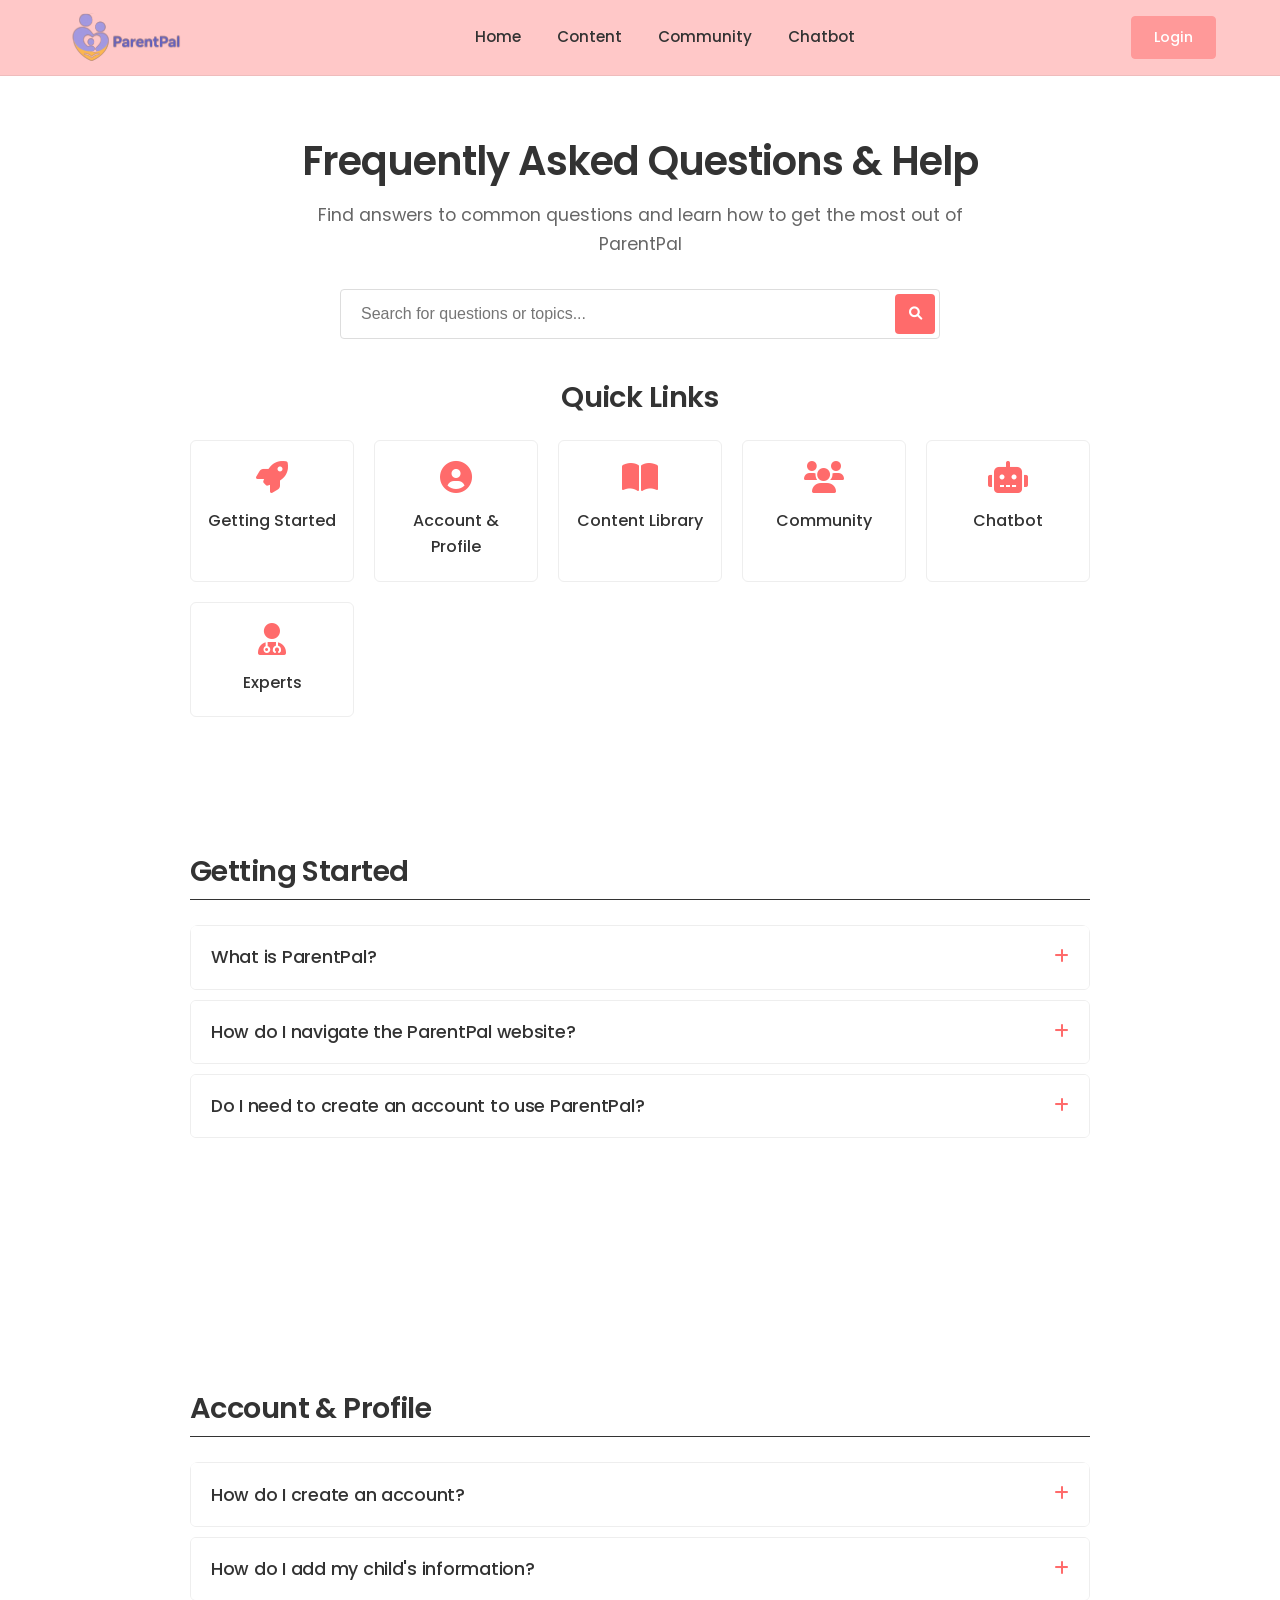
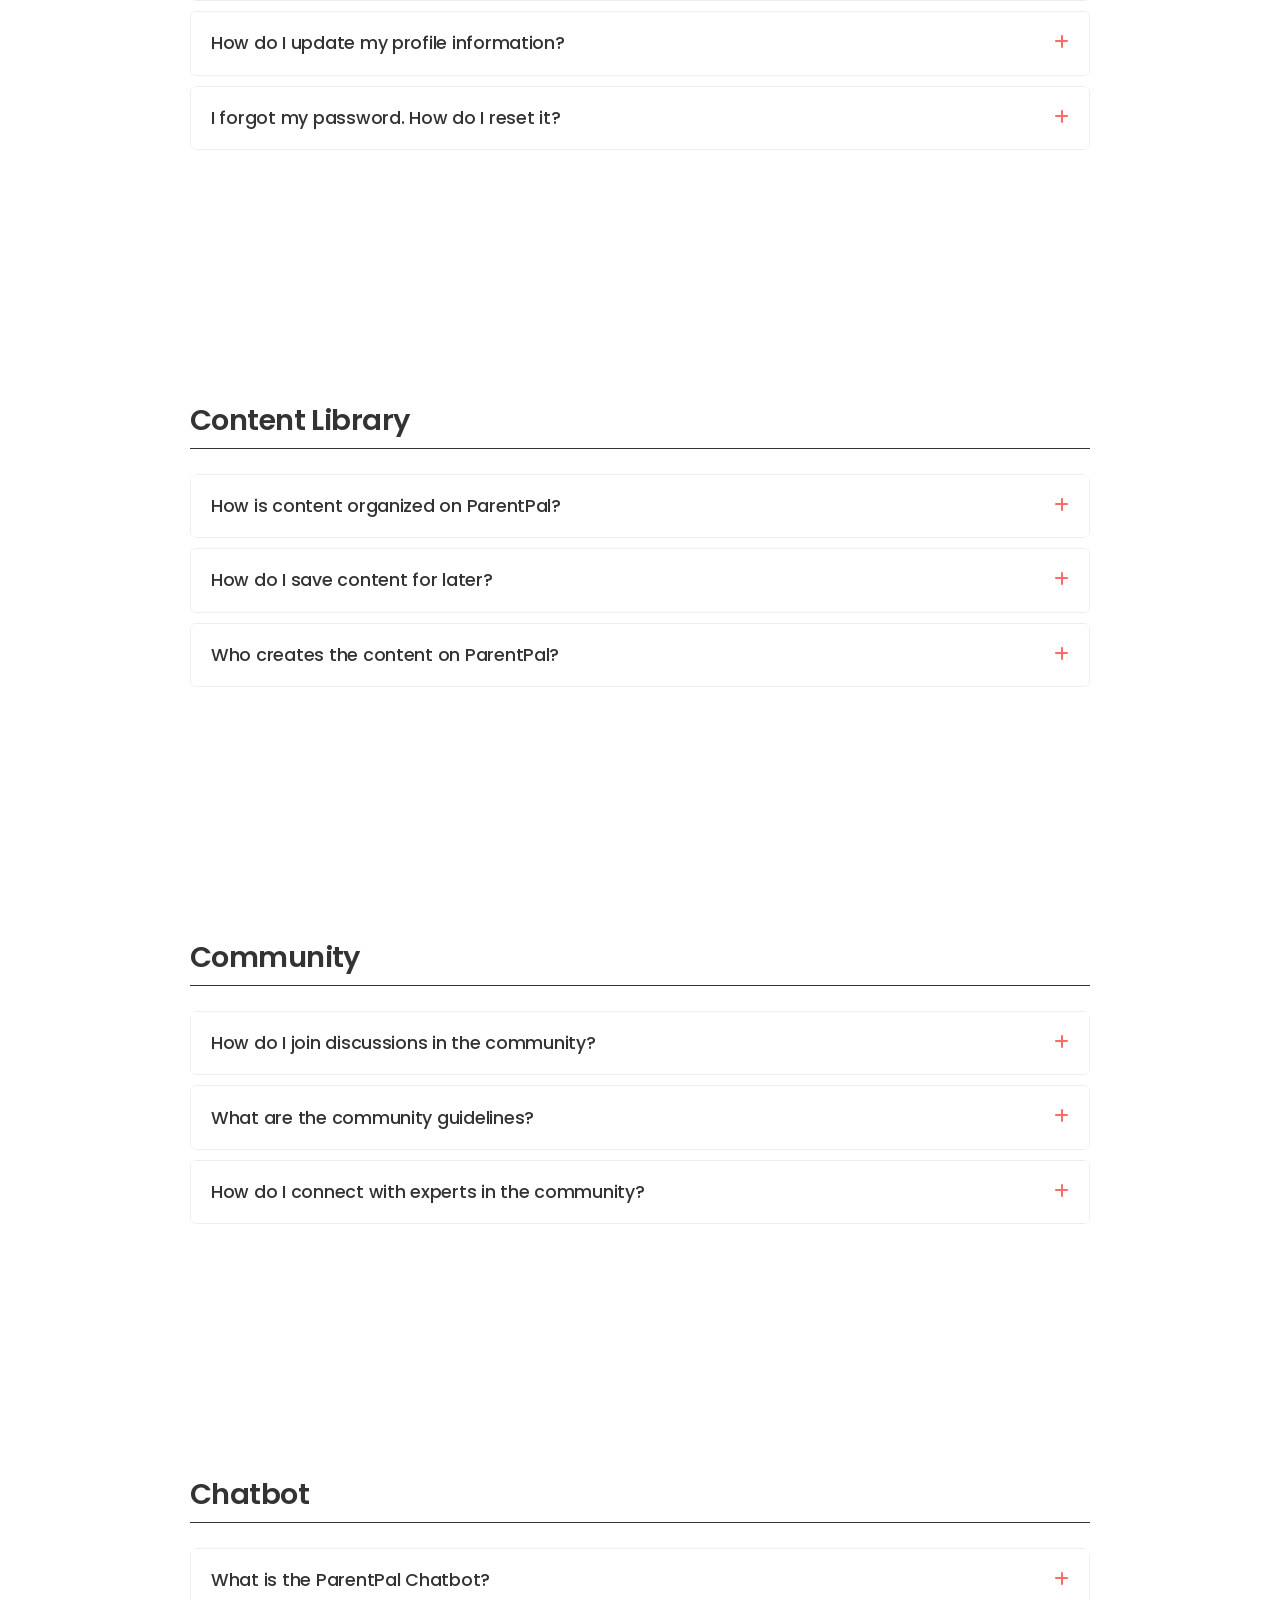
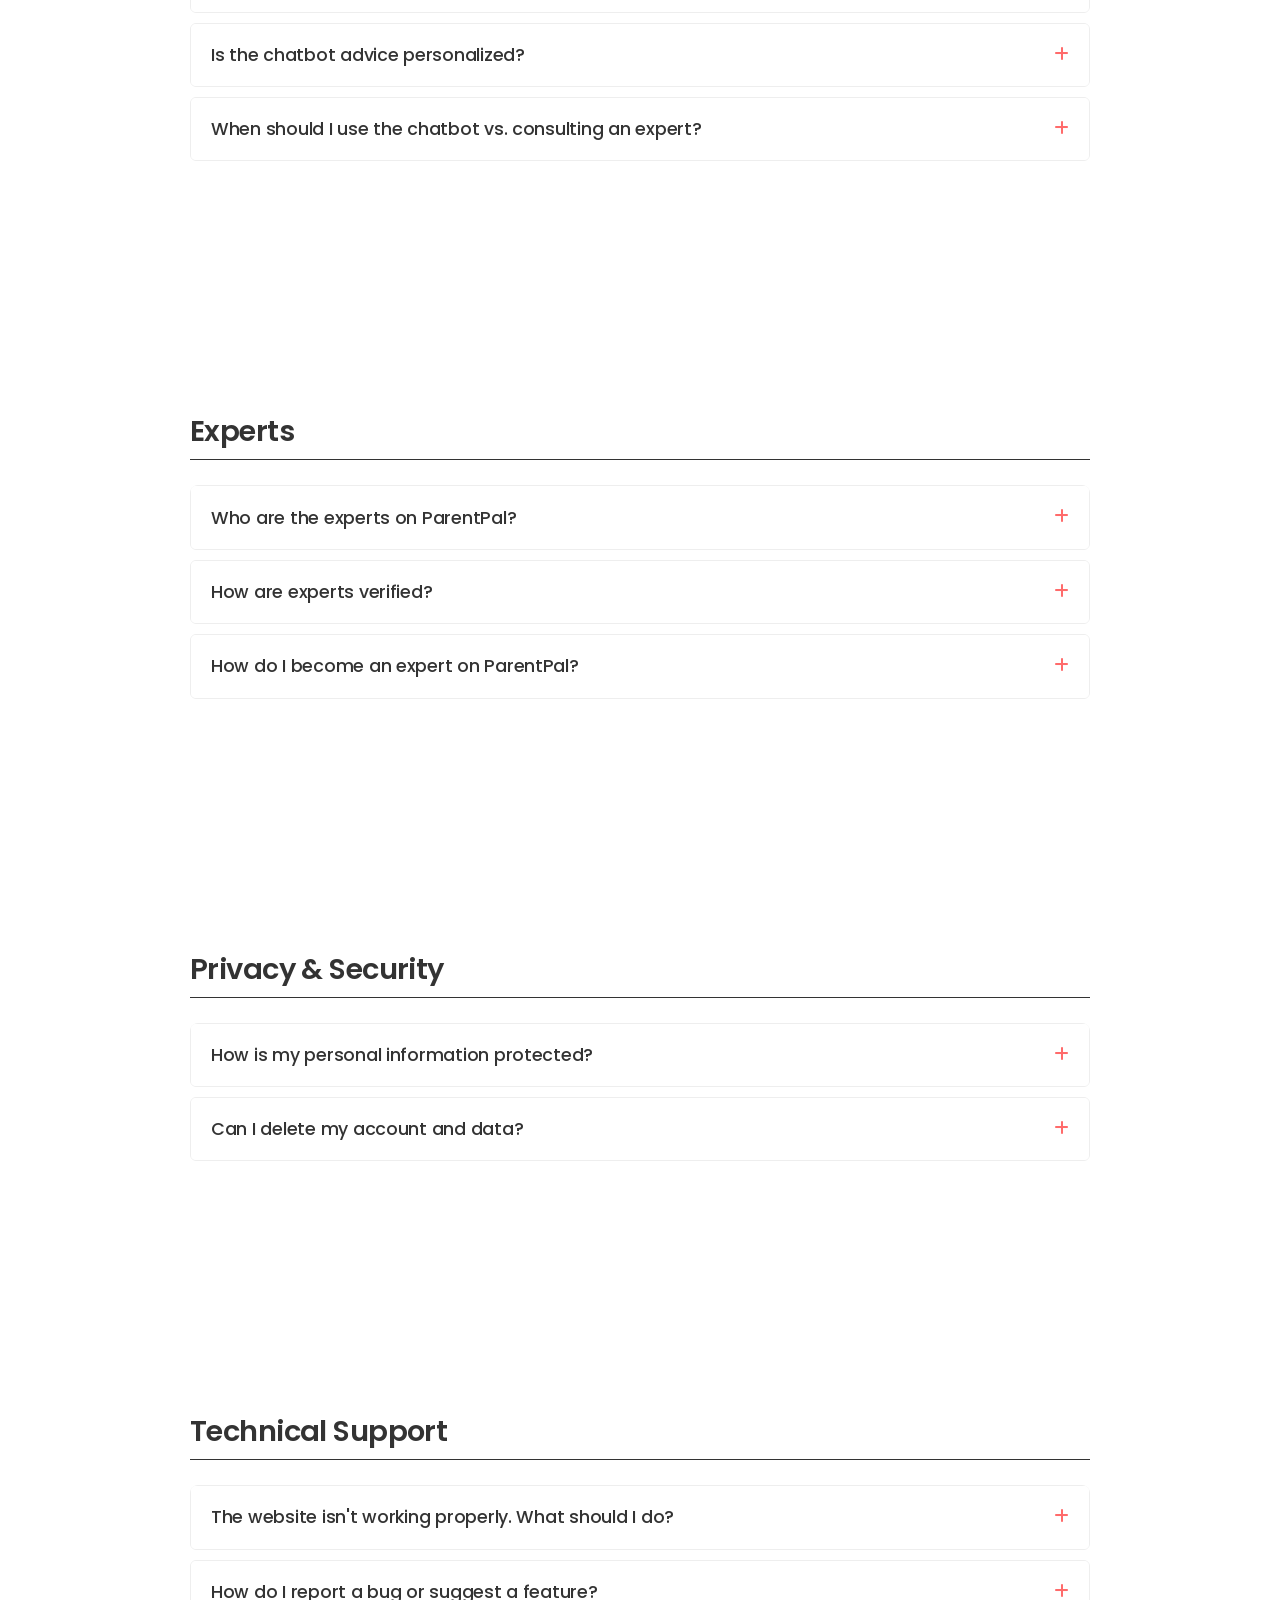
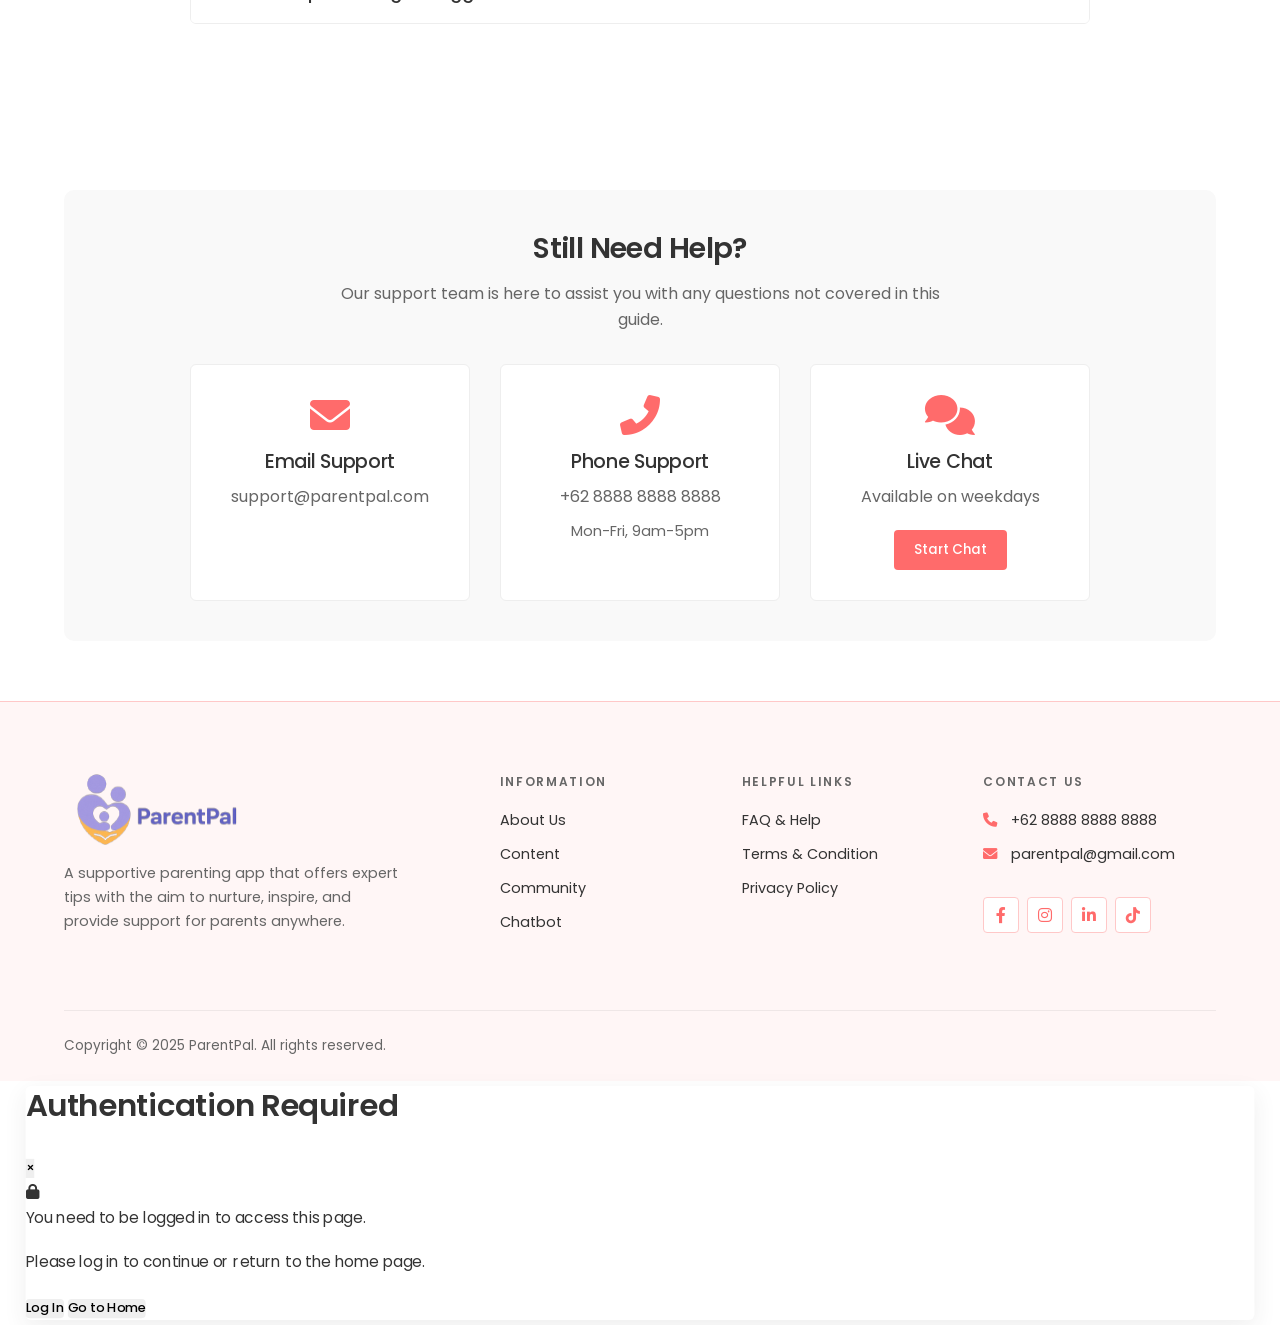
<file: html/faq.html>
<!DOCTYPE html>
<html lang="en">
	<head>
		<meta charset="UTF-8" />
		<meta name="viewport" content="width=device-width, initial-scale=1.0" />
		<title>FAQ & Help Guide - ParentPal</title>
		<link rel="stylesheet" href="../css/faq.css" />
		<link rel="stylesheet" href="../layout/layout.css" />
		<link
			rel="stylesheet"
			href="https://cdnjs.cloudflare.com/ajax/libs/font-awesome/6.0.0-beta3/css/all.min.css" />
		<link
			href="https://fonts.googleapis.com/css2?family=Poppins:wght@300;400;500;600;700&display=swap"
			rel="stylesheet" />
		<link rel="stylesheet" href="../layout/design-system.css" />
	</head>
	<body>
		<!-- Header/Navigation -->
		<header>
			<div class="container">
				<nav class="navbar">
					<div class="logo">
						<a href="../index.html">
							<img src="../assets/logo.svg" alt="ParentPal Logo" />
						</a>
					</div>

					<ul class="nav-links">
						<li><a href="../index.html">Home</a></li>
						<li><a href="./content.html">Content</a></li>
						<li><a href="./community.html">Community</a></li>
						<li><a href="./chatbot.html">Chatbot</a></li>
					</ul>

					<!-- Login button for non-authenticated users -->
					<div class="desktop-login" id="desktop-login">
						<a href="./login.html" class="login-btn">Login</a>
					</div>

					<!-- Profile dropdown for authenticated users -->
					<div class="profile-icon" id="profile-icon" style="display: none">
						<div class="profile-image">
							<i class="fas fa-user"></i>
						</div>
						<i class="fas fa-chevron-down"></i>

						<div class="profile-dropdown">
							<div class="dropdown-header">
								<div class="user-name" id="user-name">John Doe</div>
								<div class="user-email" id="user-email">john@example.com</div>
							</div>
							<div class="dropdown-content">
								<a href="#" class="dropdown-item" onclick="goToDashboard()">
									<i class="fas fa-th-large"></i>
									Dashboard
								</a>
								<a href="./profile.html" class="dropdown-item">
									<i class="fas fa-user"></i>
									View Profile
								</a>
                                <a href="faq.html" class="dropdown-item">
									<i class="fas fa-question-circle"></i>
									FAQ & Help
								</a>
								<a href="#" class="dropdown-item">
									<i class="fas fa-cog"></i>
									Settings
								</a>
								<button class="dropdown-item logout-btn" onclick="logout()">
									<i class="fas fa-sign-out-alt"></i>
									Logout
								</button>
							</div>
						</div>
					</div>

					<div class="mobile-menu">
						<i class="fas fa-bars"></i>
					</div>
				</nav>
			</div>
		</header>

		<!-- Main Content -->
		<main class="faq-main">
			<div class="container">
				<div class="faq-header">
					<h1>Frequently Asked Questions & Help</h1>
					<p>Find answers to common questions and learn how to get the most out of ParentPal</p>
					
					<div class="faq-search">
						<input type="text" id="faq-search-input" placeholder="Search for questions or topics...">
						<button id="faq-search-btn"><i class="fas fa-search"></i></button>
					</div>
				</div>

				<div class="quick-links">
					<h2>Quick Links</h2>
					<div class="quick-links-grid">
						<a href="#getting-started" class="quick-link">
							<i class="fas fa-rocket"></i>
							<span>Getting Started</span>
						</a>
						<a href="#account" class="quick-link">
							<i class="fas fa-user-circle"></i>
							<span>Account & Profile</span>
						</a>
						<a href="#content-faq" class="quick-link">
							<i class="fas fa-book-open"></i>
							<span>Content Library</span>
						</a>
						<a href="#community-faq" class="quick-link">
							<i class="fas fa-users"></i>
							<span>Community</span>
						</a>
						<a href="#chatbot-faq" class="quick-link">
							<i class="fas fa-robot"></i>
							<span>Chatbot</span>
						</a>
						<a href="#experts-faq" class="quick-link">
							<i class="fas fa-user-md"></i>
							<span>Experts</span>
						</a>
					</div>
				</div>

				<div class="faq-sections">
					<!-- Getting Started Section -->
					<section id="getting-started" class="faq-section">
						<h2>Getting Started</h2>
						
						<div class="accordion">
							<div class="accordion-item">
								<div class="accordion-header">
									<h3>What is ParentPal?</h3>
									<span class="accordion-icon"><i class="fas fa-plus"></i></span>
								</div>
								<div class="accordion-content">
									<p>ParentPal is a comprehensive parenting support platform that offers expert-curated content, a supportive community, and an AI-powered chatbot to help parents navigate their parenting journey. Our mission is to empower parents with practical tools and heartfelt guidance to raise confident, kind, and resilient children.</p>
								</div>
							</div>

							<div class="accordion-item">
								<div class="accordion-header">
									<h3>How do I navigate the ParentPal website?</h3>
									<span class="accordion-icon"><i class="fas fa-plus"></i></span>
								</div>
								<div class="accordion-content">
									<p>The main navigation menu at the top of every page includes links to:</p>
									<ul>
										<li><strong>Home:</strong> Our landing page with featured content and information</li>
										<li><strong>Content:</strong> Articles, videos, and resources organized by topic</li>
										<li><strong>Community:</strong> Forums and discussion boards to connect with other parents</li>
										<li><strong>Chatbot:</strong> Our AI-powered parenting assistant for instant help</li>
									</ul>
									<p>When logged in, you can access your personal dashboard and profile through the profile icon in the top-right corner.</p>
								</div>
							</div>

							<div class="accordion-item">
								<div class="accordion-header">
									<h3>Do I need to create an account to use ParentPal?</h3>
									<span class="accordion-icon"><i class="fas fa-plus"></i></span>
								</div>
								<div class="accordion-content">
									<p>While some basic content is available to all visitors, creating a free account gives you access to:</p>
									<ul>
										<li>Personalized content recommendations</li>
										<li>Community participation</li>
										<li>Chatbot conversations</li>
										<li>Ability to save favorite articles and videos</li>
										<li>Child profile creation for age-specific guidance</li>
									</ul>
									<p>To create an account, click "Login" in the top-right corner, then select "Sign Up" on the login page.</p>
								</div>
							</div>
						</div>
					</section>

					<!-- Account & Profile Section -->
					<section id="account" class="faq-section">
						<h2>Account & Profile</h2>
						
						<div class="accordion">
							<div class="accordion-item">
								<div class="accordion-header">
									<h3>How do I create an account?</h3>
									<span class="accordion-icon"><i class="fas fa-plus"></i></span>
								</div>
								<div class="accordion-content">
									<p>To create a ParentPal account:</p>
									<ol>
										<li>Click the "Login" button in the top-right corner of any page</li>
										<li>Select "Sign Up" on the login page</li>
										<li>Enter your email address and create a password</li>
										<li>Complete your profile information</li>
										<li>Verify your email address through the link sent to your inbox</li>
									</ol>
								</div>
							</div>

							<div class="accordion-item">
								<div class="accordion-header">
									<h3>How do I add my child's information?</h3>
									<span class="accordion-icon"><i class="fas fa-plus"></i></span>
								</div>
								<div class="accordion-content">
									<p>Adding your child's information helps us personalize content and recommendations:</p>
									<ol>
										<li>Log in to your account</li>
										<li>Go to your Dashboard by clicking your profile icon and selecting "Dashboard"</li>
										<li>Find the "Add Child" section and click "Add"</li>
										<li>Enter your child's name, birthdate, and any relevant information</li>
										<li>Save the profile</li>
									</ol>
									<p>You can add multiple children and update their information anytime from your Dashboard.</p>
								</div>
							</div>

							<div class="accordion-item">
								<div class="accordion-header">
									<h3>How do I update my profile information?</h3>
									<span class="accordion-icon"><i class="fas fa-plus"></i></span>
								</div>
								<div class="accordion-content">
									<p>To update your profile:</p>
									<ol>
										<li>Click your profile icon in the top-right corner</li>
										<li>Select "View Profile"</li>
										<li>Click the "Edit Profile" button</li>
										<li>Update your information as needed</li>
										<li>Click "Save Changes"</li>
									</ol>
								</div>
							</div>

							<div class="accordion-item">
								<div class="accordion-header">
									<h3>I forgot my password. How do I reset it?</h3>
									<span class="accordion-icon"><i class="fas fa-plus"></i></span>
								</div>
								<div class="accordion-content">
									<p>To reset your password:</p>
									<ol>
										<li>Go to the Login page</li>
										<li>Click "Forgot Password?"</li>
										<li>Enter the email address associated with your account</li>
										<li>Check your email for a password reset link</li>
										<li>Follow the link to create a new password</li>
									</ol>
									<p>If you don't receive the email within a few minutes, check your spam folder.</p>
								</div>
							</div>
						</div>
					</section>

					<!-- Content Library Section -->
					<section id="content-faq" class="faq-section">
						<h2>Content Library</h2>
						
						<div class="accordion">
							<div class="accordion-item">
								<div class="accordion-header">
									<h3>How is content organized on ParentPal?</h3>
									<span class="accordion-icon"><i class="fas fa-plus"></i></span>
								</div>
								<div class="accordion-content">
									<p>ParentPal content is organized in several ways to help you find what you need:</p>
									<ul>
										<li><strong>By Format:</strong> Articles, videos, and downloadable resources</li>
										<li><strong>By Topic:</strong> Categories like behavior, development, health, etc.</li>
										<li><strong>By Age:</strong> Content specific to different developmental stages</li>
										<li><strong>Featured Content:</strong> Highlighted on the homepage and content section</li>
										<li><strong>Personalized Recommendations:</strong> Based on your child's age and your interests</li>
									</ul>
								</div>
							</div>

							<div class="accordion-item">
								<div class="accordion-header">
									<h3>How do I save content for later?</h3>
									<span class="accordion-icon"><i class="fas fa-plus"></i></span>
								</div>
								<div class="accordion-content">
									<p>To save articles or videos for later:</p>
									<ol>
										<li>Log in to your account</li>
										<li>When viewing content, click the bookmark icon (or "Save" button)</li>
										<li>The content will be added to your "Saved Items" collection</li>
										<li>Access your saved content anytime from your Dashboard</li>
									</ol>
								</div>
							</div>

							<div class="accordion-item">
								<div class="accordion-header">
									<h3>Who creates the content on ParentPal?</h3>
									<span class="accordion-icon"><i class="fas fa-plus"></i></span>
								</div>
								<div class="accordion-content">
									<p>ParentPal content is created by:</p>
									<ul>
										<li><strong>Certified Experts:</strong> Pediatricians, child psychologists, parenting educators, and other professionals with verified credentials</li>
										<li><strong>Editorial Team:</strong> Our in-house team that ensures all content is evidence-based, practical, and aligned with our values</li>
										<li><strong>Guest Contributors:</strong> Occasionally, we feature content from guest experts with specialized knowledge</li>
									</ul>
									<p>All content undergoes a review process to ensure accuracy and quality before publication.</p>
								</div>
							</div>
						</div>
					</section>

					<!-- Community Section -->
					<section id="community-faq" class="faq-section">
						<h2>Community</h2>
						
						<div class="accordion">
							<div class="accordion-item">
								<div class="accordion-header">
									<h3>How do I join discussions in the community?</h3>
									<span class="accordion-icon"><i class="fas fa-plus"></i></span>
								</div>
								<div class="accordion-content">
									<p>To participate in the ParentPal community:</p>
									<ol>
										<li>Log in to your account</li>
										<li>Navigate to the "Community" section from the main menu</li>
										<li>Browse discussion topics or use the search function to find specific topics</li>
										<li>Click on a discussion thread to read existing comments</li>
										<li>Use the comment box at the bottom to add your thoughts or questions</li>
										<li>To start a new discussion, click the "New Post" or "Ask a Question" button</li>
									</ol>
								</div>
							</div>

							<div class="accordion-item">
								<div class="accordion-header">
									<h3>What are the community guidelines?</h3>
									<span class="accordion-icon"><i class="fas fa-plus"></i></span>
								</div>
								<div class="accordion-content">
									<p>Our community guidelines ensure a supportive, respectful environment:</p>
									<ul>
										<li><strong>Be Kind:</strong> Treat others with respect and empathy</li>
										<li><strong>No Judgment:</strong> Parenting approaches vary; avoid criticizing others' choices</li>
										<li><strong>Privacy:</strong> Respect others' privacy and be mindful of sharing personal information</li>
										<li><strong>Constructive Feedback:</strong> Offer support and helpful suggestions</li>
										<li><strong>No Promotion:</strong> Avoid self-promotion or advertising</li>
										<li><strong>Report Concerns:</strong> Use the "Report" button for inappropriate content</li>
									</ul>
									<p>Violations of these guidelines may result in content removal or account restrictions.</p>
								</div>
							</div>

							<div class="accordion-item">
								<div class="accordion-header">
									<h3>How do I connect with experts in the community?</h3>
									<span class="accordion-icon"><i class="fas fa-plus"></i></span>
								</div>
								<div class="accordion-content">
									<p>To connect with ParentPal experts:</p>
									<ul>
										<li><strong>Expert Q&A:</strong> Post questions in the designated "Ask an Expert" section</li>
										<li><strong>Expert Discussions:</strong> Participate in scheduled expert-led discussions (check the Community Calendar)</li>
										<li><strong>Expert Profiles:</strong> View expert profiles to see their specialties and content</li>
										<li><strong>Direct Questions:</strong> Some experts offer direct consultation services (fees may apply)</li>
									</ul>
									<p>Experts are identified by a verified badge next to their name in the community.</p>
								</div>
							</div>
						</div>
					</section>

					<!-- Chatbot Section -->
					<section id="chatbot-faq" class="faq-section">
						<h2>Chatbot</h2>
						
						<div class="accordion">
							<div class="accordion-item">
								<div class="accordion-header">
									<h3>What is the ParentPal Chatbot?</h3>
									<span class="accordion-icon"><i class="fas fa-plus"></i></span>
								</div>
								<div class="accordion-content">
									<p>The ParentPal Chatbot is an AI-powered assistant that provides instant parenting guidance and support. It can:</p>
									<ul>
										<li>Answer common parenting questions</li>
										<li>Suggest strategies for handling challenging situations</li>
										<li>Provide age-appropriate developmental information</li>
										<li>Direct you to relevant articles and resources</li>
										<li>Offer quick tips and encouragement</li>
									</ul>
									<p>The chatbot is available 24/7 and can be accessed from the "Chatbot" section in the main navigation.</p>
								</div>
							</div>

							<div class="accordion-item">
								<div class="accordion-header">
									<h3>Is the chatbot advice personalized?</h3>
									<span class="accordion-icon"><i class="fas fa-plus"></i></span>
								</div>
								<div class="accordion-content">
									<p>Yes, the chatbot provides personalized responses based on:</p>
									<ul>
										<li>Your child's age and developmental stage (if you've added this information to your profile)</li>
										<li>Your previous conversations and questions</li>
										<li>Specific details you provide in your questions</li>
									</ul>
									<p>For the most personalized experience, be specific in your questions and make sure your child's information is up-to-date in your profile.</p>
								</div>
							</div>

							<div class="accordion-item">
								<div class="accordion-header">
									<h3>When should I use the chatbot vs. consulting an expert?</h3>
									<span class="accordion-icon"><i class="fas fa-plus"></i></span>
								</div>
								<div class="accordion-content">
									<p>The chatbot is ideal for:</p>
									<ul>
										<li>Quick questions about common parenting challenges</li>
										<li>General developmental information</li>
										<li>Immediate support during stressful moments</li>
										<li>Finding relevant resources on specific topics</li>
									</ul>
									<p>Consider consulting an expert for:</p>
									<ul>
										<li>Complex or persistent behavioral issues</li>
										<li>Specific medical or psychological concerns</li>
										<li>Personalized guidance for unique family situations</li>
										<li>In-depth support for significant challenges</li>
									</ul>
									<p>The chatbot will suggest consulting an expert when appropriate.</p>
								</div>
							</div>
						</div>
					</section>

					<!-- Experts Section -->
					<section id="experts-faq" class="faq-section">
						<h2>Experts</h2>
						
						<div class="accordion">
							<div class="accordion-item">
								<div class="accordion-header">
									<h3>Who are the experts on ParentPal?</h3>
									<span class="accordion-icon"><i class="fas fa-plus"></i></span>
								</div>
								<div class="accordion-content">
									<p>ParentPal experts include:</p>
									<ul>
										<li><strong>Pediatricians:</strong> For child health and development questions</li>
										<li><strong>Child Psychologists:</strong> For behavioral and emotional guidance</li>
										<li><strong>Parenting Educators:</strong> For practical parenting strategies</li>
										<li><strong>Family Therapists:</strong> For family dynamics and relationships</li>
										<li><strong>Child Development Specialists:</strong> For age-specific developmental guidance</li>
									</ul>
									<p>All experts are verified professionals with relevant credentials and experience. You can view expert profiles to learn about their background, specialties, and approach.</p>
								</div>
							</div>

							<div class="accordion-item">
								<div class="accordion-header">
									<h3>How are experts verified?</h3>
									<span class="accordion-icon"><i class="fas fa-plus"></i></span>
								</div>
								<div class="accordion-content">
									<p>Our expert verification process includes:</p>
									<ol>
										<li>Credential verification (degrees, certifications, licenses)</li>
										<li>Professional experience review</li>
										<li>Reference checks</li>
										<li>Interview with our content team</li>
										<li>Regular review of content quality and accuracy</li>
									</ol>
									<p>Verified experts are identified by a badge on their profile and contributions.</p>
								</div>
							</div>

							<div class="accordion-item">
								<div class="accordion-header">
									<h3>How do I become an expert on ParentPal?</h3>
									<span class="accordion-icon"><i class="fas fa-plus"></i></span>
								</div>
								<div class="accordion-content">
									<p>If you're a qualified professional interested in becoming a ParentPal expert:</p>
									<ol>
										<li>Visit the "Join Our Experts" page (found in the footer)</li>
										<li>Complete the application form with your credentials and experience</li>
										<li>Submit samples of your work or writing</li>
										<li>Participate in an interview if selected</li>
										<li>Complete our expert onboarding process</li>
									</ol>
									<p>We review applications based on credentials, experience, and current needs for specific expertise.</p>
								</div>
							</div>
						</div>
					</section>

					<!-- Privacy & Security Section -->
					<section id="privacy" class="faq-section">
						<h2>Privacy & Security</h2>
						
						<div class="accordion">
							<div class="accordion-item">
								<div class="accordion-header">
									<h3>How is my personal information protected?</h3>
									<span class="accordion-icon"><i class="fas fa-plus"></i></span>
								</div>
								<div class="accordion-content">
									<p>ParentPal takes privacy seriously:</p>
									<ul>
										<li>We use industry-standard encryption to protect your data</li>
										<li>Personal information is only used to provide and improve our services</li>
										<li>We never sell your data to third parties</li>
										<li>You control what information is visible to other community members</li>
										<li>Child information is especially protected with additional security measures</li>
									</ul>
									<p>For complete details, please review our <a href="#">Privacy Policy</a>.</p>
								</div>
							</div>

							<div class="accordion-item">
								<div class="accordion-header">
									<h3>Can I delete my account and data?</h3>
									<span class="accordion-icon"><i class="fas fa-plus"></i></span>
								</div>
								<div class="accordion-content">
									<p>Yes, you can delete your account and associated data:</p>
									<ol>
										<li>Log in to your account</li>
										<li>Go to your Profile settings</li>
										<li>Select "Account" tab</li>
										<li>Scroll to the bottom and click "Delete Account"</li>
										<li>Confirm your decision</li>
									</ol>
									<p>Please note that some information may be retained for legal purposes, and community contributions will remain but be anonymized.</p>
								</div>
							</div>
						</div>
					</section>

					<!-- Technical Support Section -->
					<section id="technical" class="faq-section">
						<h2>Technical Support</h2>
						
						<div class="accordion">
							<div class="accordion-item">
								<div class="accordion-header">
									<h3>The website isn't working properly. What should I do?</h3>
									<span class="accordion-icon"><i class="fas fa-plus"></i></span>
								</div>
								<div class="accordion-content">
									<p>If you're experiencing technical issues:</p>
									<ol>
										<li>Try refreshing the page</li>
										<li>Clear your browser cache and cookies</li>
										<li>Try using a different browser</li>
										<li>Check your internet connection</li>
										<li>If using a mobile device, ensure you have the latest version of your browser</li>
									</ol>
									<p>If problems persist, please contact our support team at <a href="mailto:support@parentpal.com">support@parentpal.com</a> with details about the issue, including your device, browser, and steps to reproduce the problem.</p>
								</div>
							</div>

							<div class="accordion-item">
								<div class="accordion-header">
									<h3>How do I report a bug or suggest a feature?</h3>
									<span class="accordion-icon"><i class="fas fa-plus"></i></span>
								</div>
								<div class="accordion-content">
									<p>We welcome your feedback to improve ParentPal:</p>
									<ul>
										<li><strong>Report a Bug:</strong> Email <a href="mailto:bugs@parentpal.com">bugs@parentpal.com</a> with details about what happened</li>
										<li><strong>Suggest a Feature:</strong> Use the "Feedback" button in the footer or email <a href="mailto:suggestions@parentpal.com">suggestions@parentpal.com</a></li>
									</ul>
									<p>Please include as much detail as possible to help us understand your experience or idea.</p>
								</div>
							</div>
						</div>
					</section>
				</div>

				<div class="contact-support">
					<h2>Still Need Help?</h2>
					<p>Our support team is here to assist you with any questions not covered in this guide.</p>
					<div class="support-options">
						<a href="mailto:support@parentpal.com" class="support-option">
							<i class="fas fa-envelope"></i>
							<h4>Email Support</h4>
							<p>support@parentpal.com</p>
						</a>
						<div class="support-option">
							<i class="fas fa-phone-alt"></i>
							<h4>Phone Support</h4>
							<p>+62 8888 8888 8888</p>
							<p class="support-hours">Mon-Fri, 9am-5pm</p>
						</div>
						<div class="support-option">
							<i class="fas fa-comments"></i>
							<h4>Live Chat</h4>
							<p>Available on weekdays</p>
							<button class="chat-btn">Start Chat</button>
						</div>
					</div>
				</div>
			</div>
		</main>

		<!-- Footer -->
		<footer>
			<div class="container">
				<div class="footer-grid">
					<!-- Logo and Description -->
					<div class="footer-about">
						<div class="footer-logo">
							<img src="../assets/logo.svg" alt="ParentPal Logo" />
						</div>
						<p class="body-text-2">
							A supportive parenting app that offers expert tips with the aim to
							nurture, inspire, and provide support for parents anywhere.
						</p>
					</div>

					<!-- Information Links -->
					<div class="footer-info">
						<h5>Information</h5>
						<ul class="body-text-2">
							<li><a href="../index.html#about">About Us</a></li>
							<li><a href="./content.html">Content</a></li>
							<li><a href="./community.html">Community</a></li>
							<li><a href="./chatbot.html">Chatbot</a></li>
						</ul>
					</div>

					<!-- Helpful Links -->
					<div class="footer-links">
						<h5>Helpful Links</h5>
						<ul class="body-text-2">
							<li><a href="faq.html">FAQ & Help</a></li>
							<li><a href="#">Terms & Condition</a></li>
							<li><a href="#">Privacy Policy</a></li>
						</ul>
					</div>

					<!-- Contact Info -->
					<div class="footer-contact">
						<h5>Contact Us</h5>
						<ul class="body-text-2">
							<li><i class="fas fa-phone"></i> +62 8888 8888 8888</li>
							<li><i class="fas fa-envelope"></i> parentpal@gmail.com</li>
						</ul>

						<!-- Social Media moved here -->
						<div class="social-links">
							<a href="#"><i class="fab fa-facebook-f"></i></a>
							<a href="#"><i class="fab fa-instagram"></i></a>
							<a href="#"><i class="fab fa-linkedin-in"></i></a>
							<a href="#"><i class="fab fa-tiktok"></i></a>
						</div>
					</div>
				</div>

				<!-- Copyright -->
				<div class="footer-bottom">
					<p>Copyright © 2025 ParentPal. All rights reserved.</p>
				</div>
			</div>
		</footer>

		<script src="../layout/layout.js"></script>
		<script src="../js/auth-check.js"></script>
		<script src="../js/faq.js"></script>
	</body>
</html>
</file>
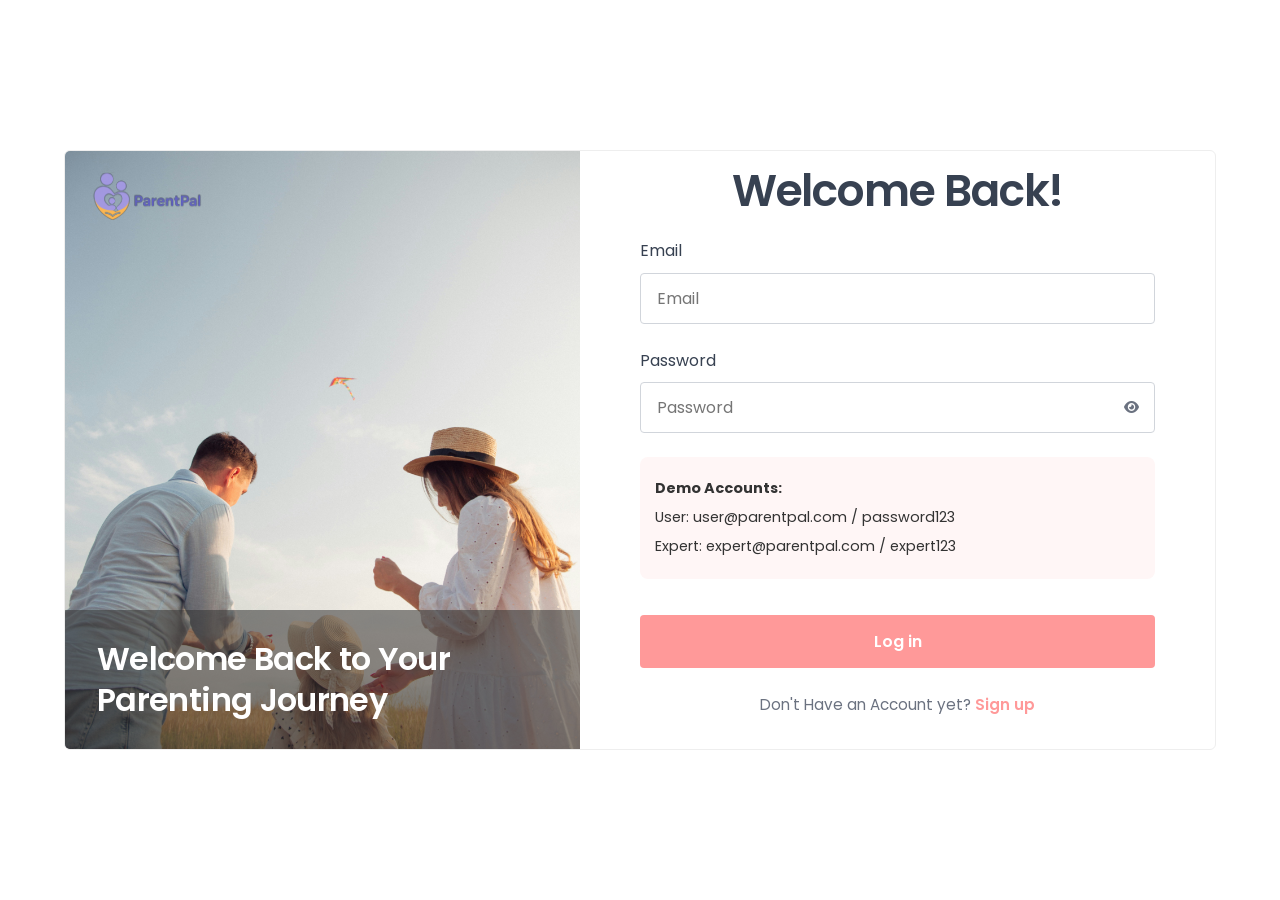
<file: html/login.html>
<!DOCTYPE html>
<html lang="en">
<head>
    <meta charset="UTF-8">
    <meta name="viewport" content="width=device-width, initial-scale=1.0">
    <title>ParentPal - Login</title>
    <link rel="stylesheet" href="../css/login.css">
    <link rel="stylesheet" href="../layout/layout.css">
    <link
        rel="stylesheet"
        href="https://cdnjs.cloudflare.com/ajax/libs/font-awesome/6.0.0-beta3/css/all.min.css" />
    <link
        href="https://fonts.googleapis.com/css2?family=Poppins:wght@300;400;500;600;700&display=swap"
        rel="stylesheet" />
	<link rel="stylesheet" href="../layout/design-system.css" />
	</head>
<body>
    <div class="container">
        <div class="login-container">
            <div class="image-section">
                <div class="logo">
                    <a href="../index.html">
                        <img src="../assets/logo.svg" alt="ParentPal Logo">
                    </a>
                </div>
                <div class="hero-image">
                    <img src="../assets/login.jpg" alt="Father and son by stream">
                </div>
                <div class="text-overlay">
                    <h2>Welcome Back to Your Parenting Journey</h2>
                </div>
            </div>
            <div class="form-section">
                <h1>Welcome Back!</h1>
                <form id="loginForm">
                    <div class="form-group">
                        <label for="email">Email</label>
                        <input type="email" id="email" placeholder="Email" required>
                    </div>
                    <div class="form-group">
                        <label for="password">Password</label>
                        <div class="password-container">
                            <input type="password" id="password" placeholder="Password" required>
                            <button type="button" id="togglePassword" class="toggle-password">
                                <i class="fas fa-eye"></i>
                            </button>
                        </div>
                    </div>
                    <div class="demo-accounts">
                        <p><strong>Demo Accounts:</strong></p>
                        <p>User: user@parentpal.com / password123</p>
                        <p>Expert: expert@parentpal.com / expert123</p>
                    </div>
                    <button type="submit" class="btn-submit">Log in</button>
                </form>
                <p class="signup-link">Don't Have an Account yet? <a href="signup.html">Sign up</a></p>
            </div>
        </div>
    </div>
    <script src="../js/login.js"></script>
</body>
</html>
</file>
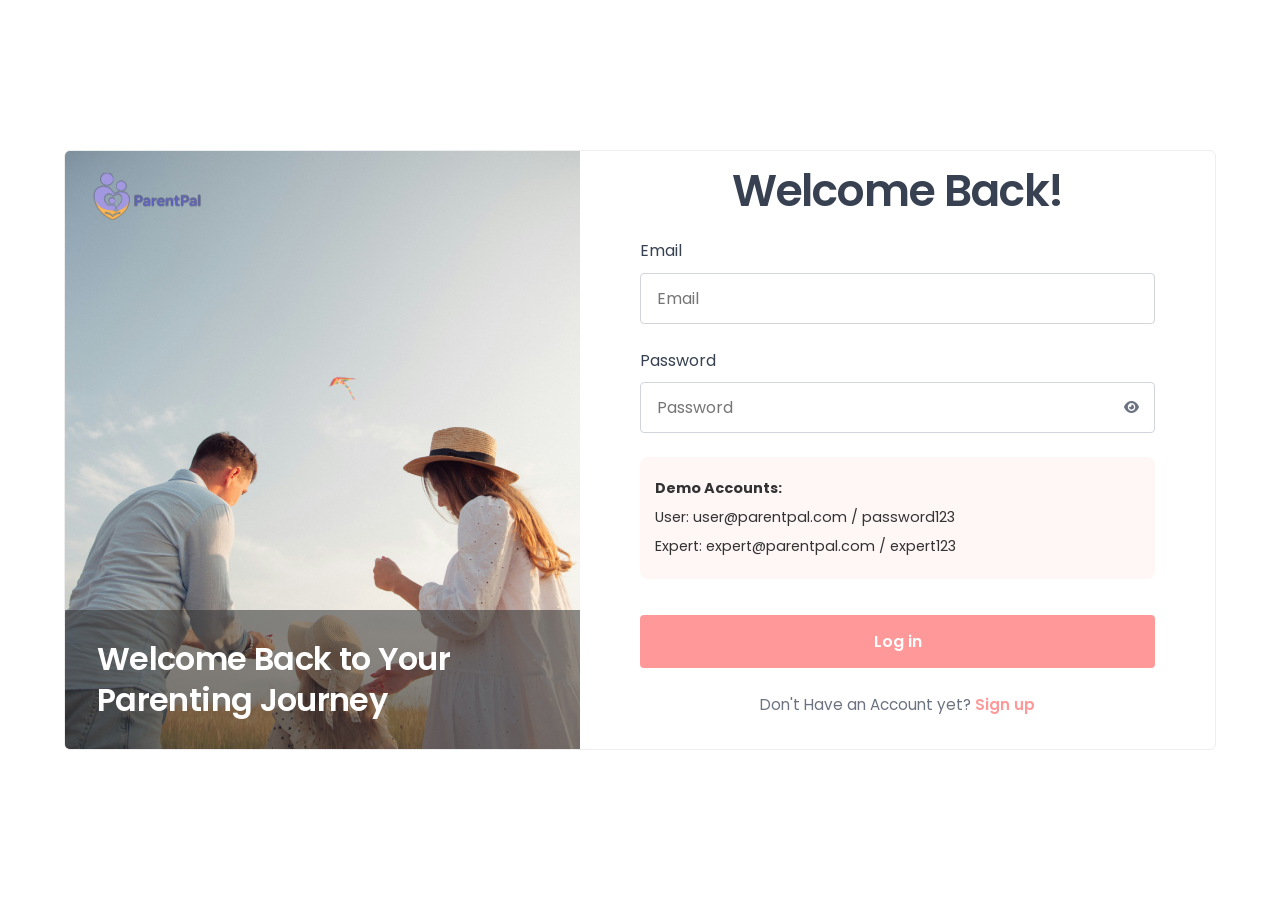
<file: html/profile.html>
<!DOCTYPE html>
<html lang="en">
<head>
    <meta charset="UTF-8">
    <meta name="viewport" content="width=device-width, initial-scale=1.0">
    <title>ParentPal - Profile</title>
    <link rel="stylesheet" href="../layout/layout.css">
    <link rel="stylesheet" href="../css/profile.css">
    <link rel="stylesheet" href="../css/modal.css">
    <link rel="stylesheet" href="https://cdnjs.cloudflare.com/ajax/libs/font-awesome/6.0.0-beta3/css/all.min.css">
    <link href="https://fonts.googleapis.com/css2?family=Poppins:wght@300;400;500;600;700&display=swap" rel="stylesheet">
	<link rel="stylesheet" href="../layout/design-system.css" />
	</head>
<body>
    <!-- Header/Navigation -->
    <header>
        <div class="container">
            <nav class="navbar">
                <div class="logo">
                    <a href="../index.html">
                        <img src="../assets/logo.svg" alt="ParentPal Logo" />
                    </a>
                </div>

                <ul class="nav-links">
                    <li><a href="../index.html">Home</a></li>
                    <li><a href="content.html">Content</a></li>
                    <li><a href="community.html">Community</a></li>
                    <li><a href="chatbot.html">Chatbot</a></li>
                </ul>

                <div class="profile-icon" id="profile-icon">
                    <div class="profile-image" id="nav-profile-image">
                        <i class="fas fa-user" id="nav-profile-icon"></i>
                    </div>
                    <i class="fas fa-chevron-down"></i>
                    
                    <div class="profile-dropdown">
                        <div class="dropdown-header">
                            <div class="user-name" id="nav-user-name">John Doe</div>
                            <div class="user-email" id="nav-user-email">john@example.com</div>
                            <div class="expert-badge" id="nav-expert-badge" style="display: none;">
                                <i class="fas fa-star"></i>
                                Certified Expert
                            </div>
                        </div>
                        <div class="dropdown-content">
                            <a href="#" class="dropdown-item" onclick="goToDashboard()">
                                <i class="fas fa-th-large"></i>
                                Dashboard
                            </a>
                            <a href="profile.html" class="dropdown-item">
                                <i class="fas fa-user"></i>
                                View Profile
                            </a>
                            <a href="faq.html" class="dropdown-item">
								<i class="fas fa-question-circle"></i>
								FAQ & Help
							</a>
                            <a href="#" class="dropdown-item">
                                <i class="fas fa-cog"></i>
                                Settings
                            </a>
                            <button class="dropdown-item logout-btn" onclick="logout()">
                                <i class="fas fa-sign-out-alt"></i>
                                Logout
                            </button>
                        </div>
                    </div>
                </div>

                <div class="mobile-menu">
                    <i class="fas fa-bars"></i>
                </div>
            </nav>
        </div>
    </header>

    <!-- Main Content -->
    <main class="profile-main">
        <div class="container">
            <!-- Profile Header -->
            <div class="profile-header">
                <div class="profile-avatar">
                    <div class="avatar-circle" id="avatar-circle">
                        <i class="fas fa-user" id="avatar-icon"></i>
                    </div>
                    <button class="change-avatar-btn" onclick="changeAvatar()">
                        <i class="fas fa-camera"></i>
                    </button>
                </div>
                <div class="profile-info">
                    <h1 id="profile-name">John Doe</h1>
                    <p class="profile-role" id="profile-role">Parent</p>
                    <div class="expert-badge" id="expert-badge" style="display: none;">
                        <i class="fas fa-star"></i>
                        Certified Expert
                    </div>
                    <p class="join-date" id="join-date">Member since January 2024</p>
                </div>
                <div class="profile-actions">
                    <button class="btn-edit" onclick="toggleEditMode()">
                        <i class="fas fa-edit"></i>
                        Edit Profile
                    </button>
                </div>
            </div>

            <!-- Profile Content -->
            <div class="profile-content">
                <!-- Personal Information -->
                <div class="profile-section">
                    <h2>Personal Information</h2>
                    <div class="info-grid">
                        <div class="info-item">
                            <label>First Name</label>
                            <div class="info-display">
                                <span id="display-firstName">John</span>
                                <input type="text" id="edit-firstName" class="edit-input" style="display: none;">
                            </div>
                        </div>
                        <div class="info-item">
                            <label>Last Name</label>
                            <div class="info-display">
                                <span id="display-lastName">Doe</span>
                                <input type="text" id="edit-lastName" class="edit-input" style="display: none;">
                            </div>
                        </div>
                        <div class="info-item">
                            <label>Email</label>
                            <div class="info-display">
                                <span id="display-email">john@example.com</span>
                                <input type="email" id="edit-email" class="edit-input" style="display: none;">
                            </div>
                        </div>
                        <div class="info-item">
                            <label>Phone</label>
                            <div class="info-display">
                                <span id="display-phone">+1234567890</span>
                                <input type="tel" id="edit-phone" class="edit-input" style="display: none;">
                            </div>
                        </div>
                    </div>
                </div>

                <!-- Expert Information (only for experts) -->
                <div class="profile-section expert-section" id="expert-section" style="display: none;">
                    <h2>Expert Information</h2>
                    <div class="info-grid">
                        <div class="info-item">
                            <label>Credentials</label>
                            <div class="info-display">
                                <span id="display-credentials">PhD in Child Psychology</span>
                                <input type="text" id="edit-credentials" class="edit-input" style="display: none;">
                            </div>
                        </div>
                        <div class="info-item">
                            <label>Specialization</label>
                            <div class="info-display">
                                <span id="display-specialization">Early Childhood Development</span>
                                <input type="text" id="edit-specialization" class="edit-input" style="display: none;">
                            </div>
                        </div>
                        <div class="info-item full-width">
                            <label>Bio</label>
                            <div class="info-display">
                                <span id="display-bio">Experienced child psychologist with over 10 years of practice.</span>
                                <textarea id="edit-bio" class="edit-input" style="display: none;" rows="3"></textarea>
                            </div>
                        </div>
                    </div>
                </div>

                <!-- Account Settings -->
                <div class="profile-section margin-footer">
                    <h2>Account Settings</h2>
                    <div class="settings-grid">
                        <div class="setting-item">
                            <div class="setting-info">
                                <h3>Change Password</h3>
                                <p>Update your password to keep your account secure</p>
                            </div>
                            <button class="btn-secondary" onclick="changePassword()">
                                Change Password
                            </button>
                        </div>
                        <div class="setting-item">
                            <div class="setting-info">
                                <h3>Email Notifications</h3>
                                <p>Manage your email notification preferences</p>
                            </div>
                            <label class="toggle-switch">
                                <input type="checkbox" id="email-notifications" checked>
                                <span class="slider"></span>
                            </label>
                        </div>
                        <div class="setting-item">
                            <div class="setting-info">
                                <h3>Privacy Settings</h3>
                                <p>Control who can see your profile information</p>
                            </div>
                            <select id="privacy-setting" class="privacy-select">
                                <option value="public">Public</option>
                                <option value="friends">Friends Only</option>
                                <option value="private">Private</option>
                            </select>
                        </div>
                    </div>
                </div>

                <!-- Edit Mode Actions -->
                <div class="edit-actions" id="edit-actions" style="display: none;">
                    <button class="btn-save" onclick="saveProfile()">
                        <i class="fas fa-save"></i>
                        Save Changes
                    </button>
                    <button class="btn-cancel" onclick="cancelEdit()">
                        <i class="fas fa-times"></i>
                        Cancel
                    </button>
                </div>
            </div>
        </div>
    </main>

		<!-- Footer -->
		<footer>
			<div class="container">
				<div class="footer-grid">
					<!-- Logo and Description -->
					<div class="footer-about">
						<div class="footer-logo">
							<img src="../assets/logo.svg" alt="ParentPal Logo" />
						</div>
						<p class="body-text-2">
							A supportive parenting app that offers expert tips with the aim to
							nurture, inspire, and provide support for parents anywhere.
						</p>
					</div>

					<!-- Information Links -->
					<div class="footer-info">
						<h5>Information</h5>
						<ul class="body-text-2">
							<li><a href="../index.html#about">About Us</a></li>
							<li><a href="content.html">Content</a></li>
							<li><a href="community.html">Community</a></li>
							<li><a href="chatbot.html">Chatbot</a></li>
						</ul>
					</div>

					<!-- Helpful Links -->
					<div class="footer-links">
						<h5>Helpful Links</h5>
						<ul class="body-text-2">
							<li><a href="faq.html">FAQ & Help</a></li>
							<li><a href="#">Terms & Condition</a></li>
							<li><a href="#">Privacy Policy</a></li>
						</ul>
					</div>

					<!-- Contact Info -->
					<div class="footer-contact">
						<h5>Contact Us</h5>
						<ul class="body-text-2">
							<li><i class="fas fa-phone"></i> +62 8888 8888 8888</li>
							<li><i class="fas fa-envelope"></i> parentpal@gmail.com</li>
						</ul>

						<!-- Social Media moved here -->
						<div class="social-links">
							<a href="#"><i class="fab fa-facebook-f"></i></a>
							<a href="#"><i class="fab fa-instagram"></i></a>
							<a href="#"><i class="fab fa-linkedin-in"></i></a>
							<a href="#"><i class="fab fa-tiktok"></i></a>
						</div>
					</div>
				</div>

				<!-- Copyright -->
				<div class="footer-bottom">
					<p>Copyright © 2025 ParentPal. All rights reserved.</p>
				</div>
			</div>
		</footer>

    <!-- Change Password Modal -->
    <div class="modal-overlay" id="password-modal">
        <div class="modal">
            <div class="modal-header">
                <h3>Change Password</h3>
                <button class="modal-close" onclick="closePasswordModal()">&times;</button>
            </div>
            <div class="modal-body">
                <form id="password-form">
                    <div class="form-group">
                        <label for="current-password">Current Password</label>
                        <input type="password" id="current-password" required>
                    </div>
                    <div class="form-group">
                        <label for="new-password">New Password</label>
                        <input type="password" id="new-password" required>
                    </div>
                    <div class="form-group">
                        <label for="confirm-password">Confirm New Password</label>
                        <input type="password" id="confirm-password" required>
                    </div>
                    <div class="modal-actions">
                        <button type="submit" class="btn-save">Update Password</button>
                        <button type="button" class="btn-cancel" onclick="closePasswordModal()">Cancel</button>
                    </div>
                </form>
            </div>
        </div>
    </div>

    <script src="../layout/layout.js"></script>
    <script src="../js/auth-check.js"></script>
    <script src="../js/profile.js"></script>
</body>
</html>
</file>
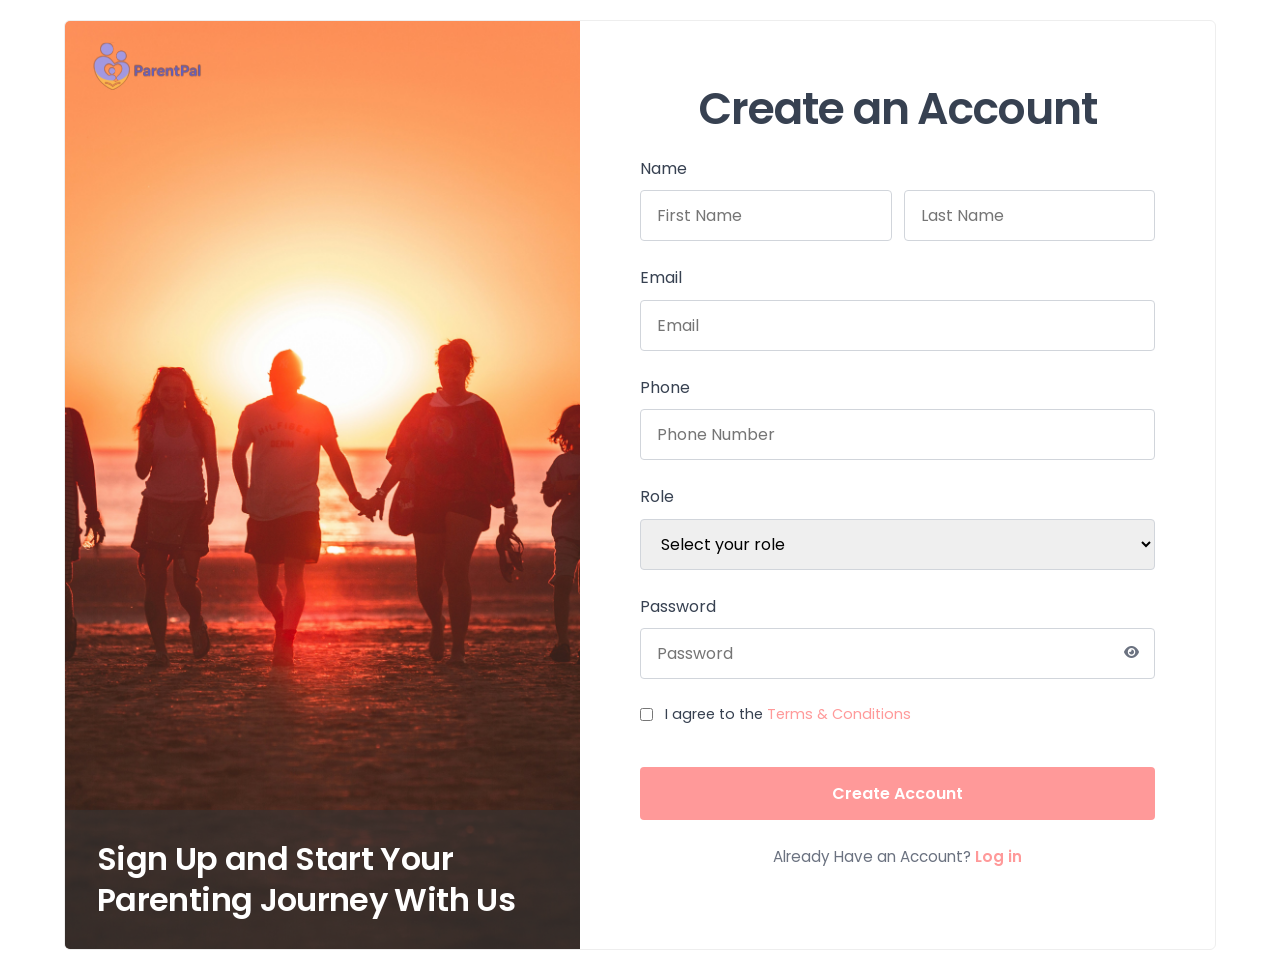
<file: html/signup.html>
<!DOCTYPE html>
<html lang="en">
<head>
    <meta charset="UTF-8">
    <meta name="viewport" content="width=device-width, initial-scale=1.0">
    <title>ParentPal - Create an Account</title>
    <link rel="stylesheet" href="../css/signup.css">
    <link rel="stylesheet" href="../layout/layout.css">
    <link
		rel="stylesheet"
		href="https://cdnjs.cloudflare.com/ajax/libs/font-awesome/6.0.0-beta3/css/all.min.css" />
	<link
		href="https://fonts.googleapis.com/css2?family=Poppins:wght@300;400;500;600;700&display=swap"
		rel="stylesheet" />
    
	<link rel="stylesheet" href="../layout/design-system.css" />
	</head>
<body>
    <div class="container">
        <div class="signup-container">
            <div class="image-section">
                <div class="logo">
                    <a href="../index.html">
                        <img src="../assets/logo.svg" alt="ParentPal Logo">
                    </a>
                </div>
                <div class="hero-image">
                    <img src="../assets/signup.jpg" alt="Family playing together">
                </div>
                <div class="text-overlay">
                    <h2>Sign Up and Start Your Parenting Journey With Us</h2>
                </div>
            </div>
            <div class="form-section">
                <h1>Create an Account</h1>
                <form id="signupForm">
                    <div class="form-group">
                        <label for="name">Name</label>
                        <div class="name-inputs">
                            <input type="text" id="firstName" placeholder="First Name" required>
                            <input type="text" id="lastName" placeholder="Last Name" required>
                        </div>
                    </div>
                    <div class="form-group">
                        <label for="email">Email</label>
                        <input type="email" id="email" placeholder="Email" required>
                    </div>
                    <div class="form-group">
                        <label for="phone">Phone</label>
                        <input type="tel" id="phone" name="phone" placeholder="Phone Number" required>
                    </div>
                    <div class="form-group">
                        <label for="role">Role</label>
                        <select id="role" name="role" required>
                            <option value="">Select your role</option>
                            <option value="user">Parent/User</option>
                            <option value="expert">Parenting Expert</option>
                        </select>
                    </div>
                    <div class="form-group">
                        <label for="password">Password</label>
                        <div class="password-container">
                            <input type="password" id="password" placeholder="Password" required>
                            <button type="button" id="togglePassword" class="toggle-password">
                                <i class="fas fa-eye"></i>
                            </button>
                        </div>
                    </div>
                    <div class="form-group checkbox">
                        <input type="checkbox" id="terms" required>
                        <label for="terms">I agree to the <a href="#">Terms & Conditions</a></label>
                    </div>
                    <button type="submit" class="btn-submit">Create Account</button>
                </form>
                <p class="login-link">Already Have an Account? <a href="login.html">Log in</a></p>
            </div>
        </div>
    </div>
    <script src="../js/signup.js"></script>
</body>
</html>
</file>
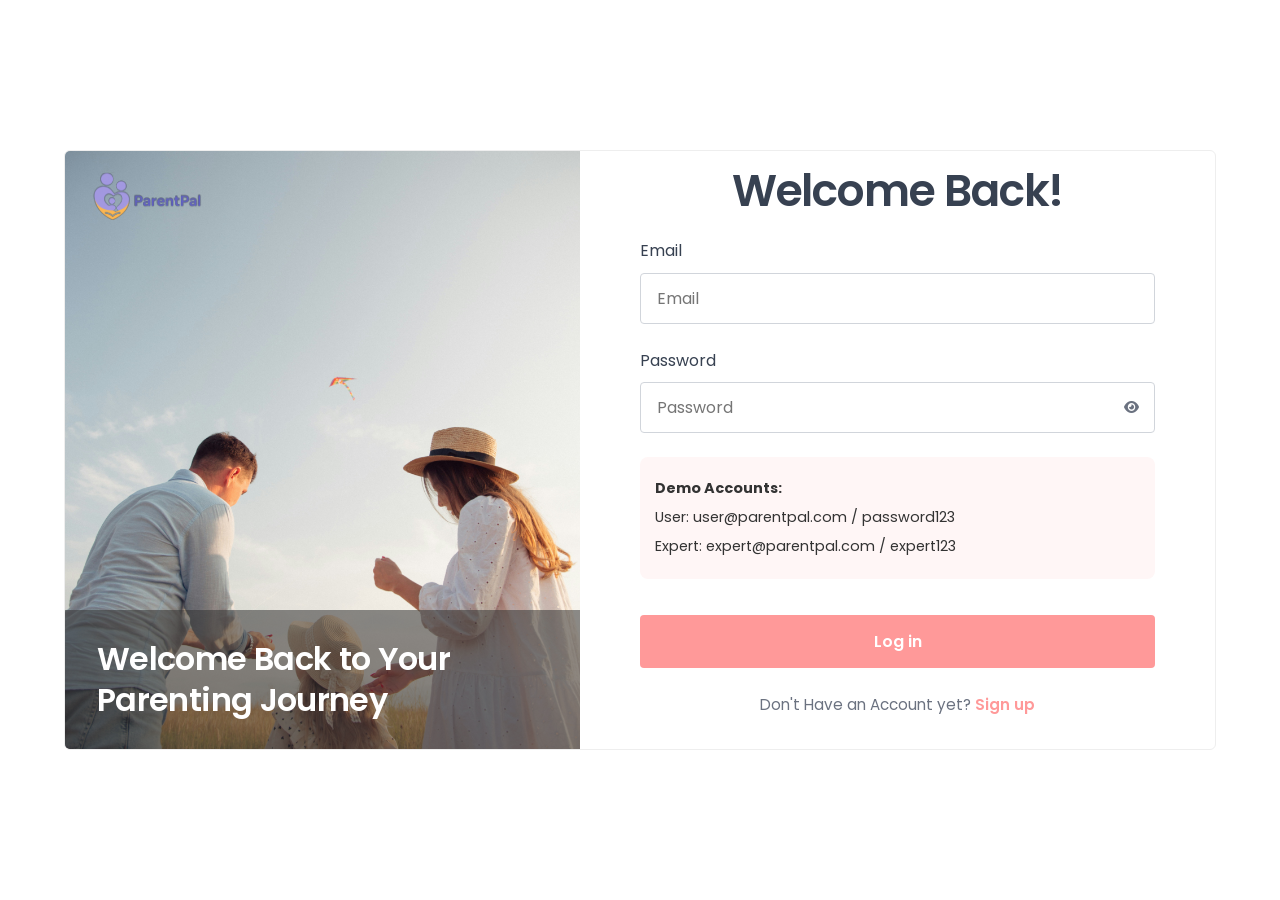
<file: html/user-dashboard.html>
<!DOCTYPE html>
<html lang="en">
<head>
    <meta charset="UTF-8">
    <meta name="viewport" content="width=device-width, initial-scale=1.0">
    <title>ParentPal - User Dashboard</title>
    <link rel="stylesheet" href="../layout/layout.css">
    <link rel="stylesheet" href="../css/dashboard.css">
    <link rel="stylesheet" href="../css/modal.css">
    <link rel="stylesheet" href="https://cdnjs.cloudflare.com/ajax/libs/font-awesome/6.0.0-beta3/css/all.min.css">
    <link href="https://fonts.googleapis.com/css2?family=Poppins:wght@300;400;500;600;700&display=swap" rel="stylesheet">
	<link rel="stylesheet" href="../layout/design-system.css" />
	</head>
<body>
    <!-- Header/Navigation -->
    <header>
        <div class="container">
            <nav class="navbar">
                <div class="logo">
                    <a href="../index.html">
                        <img src="../assets/logo.svg" alt="ParentPal Logo" />
                    </a>
                </div>

                <ul class="nav-links">
                    <li><a href="../index.html">Home</a></li>
                    <li><a href="content.html">Content</a></li>
                    <li><a href="community.html">Community</a></li>
                    <li><a href="chatbot.html">Chatbot</a></li>
                </ul>

                <div class="profile-icon" id="profile-icon">
                    <div class="profile-image">
                        <i class="fas fa-user"></i>
                    </div>
                    <i class="fas fa-chevron-down"></i>
                    
                    <div class="profile-dropdown">
                        <div class="dropdown-header">
                            <div class="user-name" id="user-name">John Doe</div>
                            <div class="user-email" id="user-email">john@example.com</div>
                        </div>
                        <div class="dropdown-content">
                            <a href="#" class="dropdown-item" onclick="goToDashboard()">
                                <i class="fas fa-th-large"></i>
                                Dashboard
                            </a>
                            <a href="profile.html" class="dropdown-item">
                                <i class="fas fa-user"></i>
                                View Profile
                            </a>
                            <a href="faq.html" class="dropdown-item">
								<i class="fas fa-question-circle"></i>
								FAQ & Help
							</a>
                            <a href="#" class="dropdown-item">
                                <i class="fas fa-cog"></i>
                                Settings
                            </a>
                            <button class="dropdown-item logout-btn" onclick="logout()">
                                <i class="fas fa-sign-out-alt"></i>
                                Logout
                            </button>
                        </div>
                    </div>
                </div>

                <div class="mobile-menu">
                    <i class="fas fa-bars"></i>
                </div>
            </nav>
        </div>
    </header>

    <!-- Dashboard Content -->
    <main class="dashboard-main">
        <div class="container">
            <!-- Welcome Header -->
            <div class="dashboard-header">
                <div class="welcome-section">
                    <h1>Welcome back, <span id="welcome-name">John</span>!</h1>
                    <p>Here's what's happening with your parenting journey today</p>
                </div>
                <div class="quick-stats">
                    <div class="stat-item">
                        <div class="stat-number">3</div>
                        <div class="stat-label">Upcoming Sessions</div>
                    </div>
                    <div class="stat-item">
                        <div class="stat-number">12</div>
                        <div class="stat-label">Saved Articles</div>
                    </div>
                    <div class="stat-item">
                        <div class="stat-number">85%</div>
                        <div class="stat-label">Weekly Progress</div>
                    </div>
                </div>
            </div>

            <!-- Main Dashboard Grid -->
            <div class="dashboard-layout">
                <!-- Left Column -->
                <div class="dashboard-left">
                    <!-- Today's Schedule -->
                    <div class="widget-card">
                        <div class="widget-header">
                            <h3><i class="fas fa-calendar-day"></i> Today's Schedule</h3>
                            <button class="widget-action" onclick="viewFullSchedule()">
                                <i class="fas fa-external-link-alt"></i>
                            </button>
                        </div>
                        <div class="widget-content">
                            <div class="schedule-list" id="today-schedule">
                                <div class="schedule-item">
                                    <div class="schedule-time">10:00 AM</div>
                                    <div class="schedule-details">
                                        <div class="schedule-title">Consultation with Dr. Sarah</div>
                                        <div class="schedule-type">Video Call</div>
                                    </div>
                                    <div class="schedule-status upcoming">Upcoming</div>
                                </div>
                                <div class="schedule-item">
                                    <div class="schedule-time">2:30 PM</div>
                                    <div class="schedule-details">
                                        <div class="schedule-title">Parenting Workshop</div>
                                        <div class="schedule-type">Online Event</div>
                                    </div>
                                    <div class="schedule-status upcoming">Upcoming</div>
                                </div>
                                <div class="schedule-item">
                                    <div class="schedule-time">7:00 PM</div>
                                    <div class="schedule-details">
                                        <div class="schedule-title">Reading Time Reminder</div>
                                        <div class="schedule-type">Personal</div>
                                    </div>
                                    <div class="schedule-status reminder">Reminder</div>
                                </div>
                            </div>
                        </div>
                    </div>

                    <!-- Activity Summary -->
                    <div class="widget-card">
                        <div class="widget-header">
                            <h3><i class="fas fa-chart-line"></i> Activity Summary</h3>
                            <select class="time-filter">
                                <option value="week">This Week</option>
                                <option value="month">This Month</option>
                            </select>
                        </div>
                        <div class="widget-content">
                            <div class="activity-stats">
                                <div class="activity-item">
                                    <div class="activity-icon">
                                        <i class="fas fa-comments"></i>
                                    </div>
                                    <div class="activity-info">
                                        <div class="activity-number">8</div>
                                        <div class="activity-label">Questions Asked</div>
                                    </div>
                                </div>
                                <div class="activity-item">
                                    <div class="activity-icon">
                                        <i class="fas fa-book-open"></i>
                                    </div>
                                    <div class="activity-info">
                                        <div class="activity-number">15</div>
                                        <div class="activity-label">Articles Read</div>
                                    </div>
                                </div>
                                <div class="activity-item">
                                    <div class="activity-icon">
                                        <i class="fas fa-users"></i>
                                    </div>
                                    <div class="activity-info">
                                        <div class="activity-number">6</div>
                                        <div class="activity-label">Community Posts</div>
                                    </div>
                                </div>
                                <div class="activity-item">
                                    <div class="activity-icon">
                                        <i class="fas fa-clock"></i>
                                    </div>
                                    <div class="activity-info">
                                        <div class="activity-number">4.5h</div>
                                        <div class="activity-label">Learning Time</div>
                                    </div>
                                </div>
                            </div>
                        </div>
                    </div>
                </div>

                <!-- Right Column -->
                <div class="dashboard-right">
                    <!-- Quick Actions -->
                    <div class="widget-card">
                        <div class="widget-header">
                            <h3><i class="fas fa-bolt"></i> Quick Actions</h3>
                        </div>
                        <div class="widget-content">
                            <div class="quick-actions-grid">
                                <button class="quick-action-btn" onclick="askQuestion()">
                                    <i class="fas fa-question-circle"></i>
                                    Ask Expert
                                </button>
                                <button class="quick-action-btn" onclick="startChat()">
                                    <i class="fas fa-robot"></i>
                                    AI Chat
                                </button>
                                <button class="quick-action-btn" onclick="bookConsultation()">
                                    <i class="fas fa-calendar-plus"></i>
                                    Book Session
                                </button>
                                <button class="quick-action-btn" onclick="browseContent()">
                                    <i class="fas fa-search"></i>
                                    Browse Tips
                                </button>
                            </div>
                        </div>
                    </div>

                    <!-- Saved Content -->
                    <div class="widget-card">
                        <div class="widget-header">
                            <h3><i class="fas fa-bookmark"></i> Saved Content</h3>
                            <button class="widget-action" onclick="viewAllSaved()">View All</button>
                        </div>
                        <div class="widget-content">
                            <div class="saved-content-list">
                                <div class="saved-item">
                                    <div class="saved-icon">
                                        <i class="fas fa-file-alt"></i>
                                    </div>
                                    <div class="saved-details">
                                        <div class="saved-title">Sleep Training for Toddlers</div>
                                        <div class="saved-meta">Article • 5 min read</div>
                                    </div>
                                    <button class="saved-action">
                                        <i class="fas fa-external-link-alt"></i>
                                    </button>
                                </div>
                                <div class="saved-item">
                                    <div class="saved-icon">
                                        <i class="fas fa-video"></i>
                                    </div>
                                    <div class="saved-details">
                                        <div class="saved-title">Positive Discipline Techniques</div>
                                        <div class="saved-meta">Video • 12 min</div>
                                    </div>
                                    <button class="saved-action">
                                        <i class="fas fa-external-link-alt"></i>
                                    </button>
                                </div>
                                <div class="saved-item">
                                    <div class="saved-icon">
                                        <i class="fas fa-lightbulb"></i>
                                    </div>
                                    <div class="saved-details">
                                        <div class="saved-title">Healthy Meal Ideas for Kids</div>
                                        <div class="saved-meta">Tips • Expert advice</div>
                                    </div>
                                    <button class="saved-action">
                                        <i class="fas fa-external-link-alt"></i>
                                    </button>
                                </div>
                            </div>
                        </div>
                    </div>

                    <!-- Recent Notifications -->
                    <div class="widget-card">
                        <div class="widget-header">
                            <h3><i class="fas fa-bell"></i> Recent Updates</h3>
                            <button class="widget-action" onclick="markAllRead()">Mark All Read</button>
                        </div>
                        <div class="widget-content">
                            <div class="notifications-list">
                                <div class="notification-item unread">
                                    <div class="notification-icon expert">
                                        <i class="fas fa-user-md"></i>
                                    </div>
                                    <div class="notification-content">
                                        <div class="notification-text">Dr. Sarah answered your question about sleep schedules</div>
                                        <div class="notification-time">2 hours ago</div>
                                    </div>
                                </div>
                                <div class="notification-item">
                                    <div class="notification-icon community">
                                        <i class="fas fa-users"></i>
                                    </div>
                                    <div class="notification-content">
                                        <div class="notification-text">New discussion in "Toddler Behavior" group</div>
                                        <div class="notification-time">5 hours ago</div>
                                    </div>
                                </div>
                                <div class="notification-item">
                                    <div class="notification-icon content">
                                        <i class="fas fa-star"></i>
                                    </div>
                                    <div class="notification-content">
                                        <div class="notification-text">New article: "Building Confidence in Children"</div>
                                        <div class="notification-time">1 day ago</div>
                                    </div>
                                </div>
                            </div>
                        </div>
                    </div>
                </div>
            </div>

            <!-- Bottom Section - Progress Tracking -->
            <!-- <div class="progress-section">
                <div class="widget-card full-width">
                    <div class="widget-header">
                        <h3><i class="fas fa-trophy"></i> Your Parenting Journey</h3>
                        <div class="progress-actions">
                            <button class="btn-secondary" onclick="viewDetailedProgress()">View Details</button>
                            <button class="btn-primary" onclick="updateProgress()">Update Progress</button>
                        </div>
                    </div>
                    <div class="widget-content">
                        <div class="progress-grid">
                            <div class="progress-item">
                                <div class="progress-header">
                                    <span class="progress-title">Sleep Routine</span>
                                    <span class="progress-percentage">85%</span>
                                </div>
                                <div class="progress-bar">
                                    <div class="progress-fill" style="width: 85%"></div>
                                </div>
                                <div class="progress-note">Great progress! Keep it up</div>
                            </div>
                            <div class="progress-item">
                                <div class="progress-header">
                                    <span class="progress-title">Nutrition Goals</span>
                                    <span class="progress-percentage">72%</span>
                                </div>
                                <div class="progress-bar">
                                    <div class="progress-fill" style="width: 72%"></div>
                                </div>
                                <div class="progress-note">Try adding more vegetables</div>
                            </div>
                            <div class="progress-item">
                                <div class="progress-header">
                                    <span class="progress-title">Learning Activities</span>
                                    <span class="progress-percentage">90%</span>
                                </div>
                                <div class="progress-bar">
                                    <div class="progress-fill" style="width: 90%"></div>
                                </div>
                                <div class="progress-note">Excellent engagement!</div>
                            </div>
                        </div>
                    </div>
                </div>
            </div> -->
        </div>
    </main>

		<!-- Footer -->
		<footer>
			<div class="container">
				<div class="footer-grid">
					<!-- Logo and Description -->
					<div class="footer-about">
						<div class="footer-logo">
							<img src="../assets/logo.svg" alt="ParentPal Logo" />
						</div>
						<p class="body-text-2">
							A supportive parenting app that offers expert tips with the aim to
							nurture, inspire, and provide support for parents anywhere.
						</p>
					</div>

					<!-- Information Links -->
					<div class="footer-info">
						<h5>Information</h5>
						<ul class="body-text-2">
							<li><a href="../index.html#about">About Us</a></li>
							<li><a href="content.html">Content</a></li>
							<li><a href="community.html">Community</a></li>
							<li><a href="chatbot.html">Chatbot</a></li>
						</ul>
					</div>

					<!-- Helpful Links -->
					<div class="footer-links">
						<h5>Helpful Links</h5>
						<ul class="body-text-2">
							<li><a href="faq.html">FAQ & Help</a></li>
							<li><a href="#">Terms & Condition</a></li>
							<li><a href="#">Privacy Policy</a></li>
						</ul>
					</div>

					<!-- Contact Info -->
					<div class="footer-contact">
						<h5>Contact Us</h5>
						<ul class="body-text-2">
							<li><i class="fas fa-phone"></i> +62 8888 8888 8888</li>
							<li><i class="fas fa-envelope"></i> parentpal@gmail.com</li>
						</ul>

						<!-- Social Media moved here -->
						<div class="social-links">
							<a href="#"><i class="fab fa-facebook-f"></i></a>
							<a href="#"><i class="fab fa-instagram"></i></a>
							<a href="#"><i class="fab fa-linkedin-in"></i></a>
							<a href="#"><i class="fab fa-tiktok"></i></a>
						</div>
					</div>
				</div>

				<!-- Copyright -->
				<div class="footer-bottom">
					<p>Copyright © 2025 ParentPal. All rights reserved.</p>
				</div>
			</div>
		</footer>

    <script src="../layout/layout.js"></script>
    <script src="../js/auth-check.js"></script>
    <script src="../js/user-dashboard.js"></script>
</body>
</html>
</file>
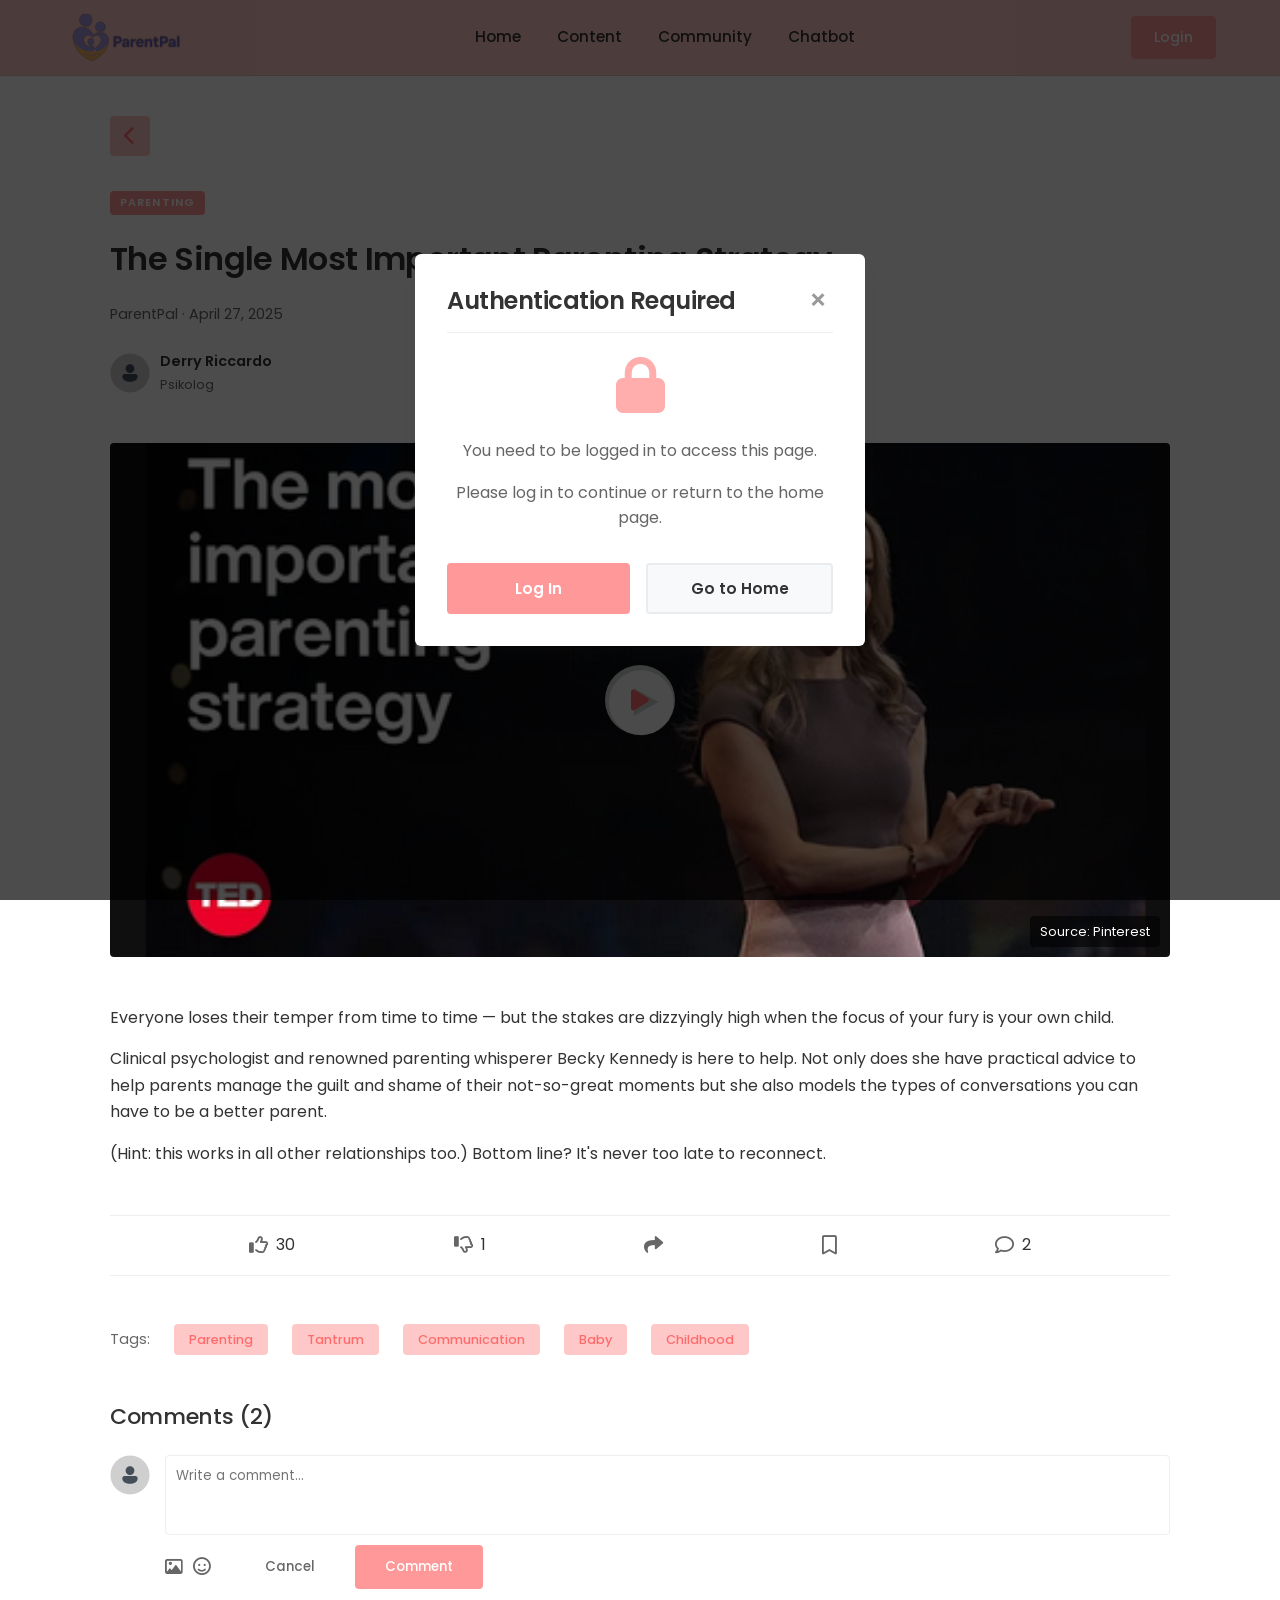
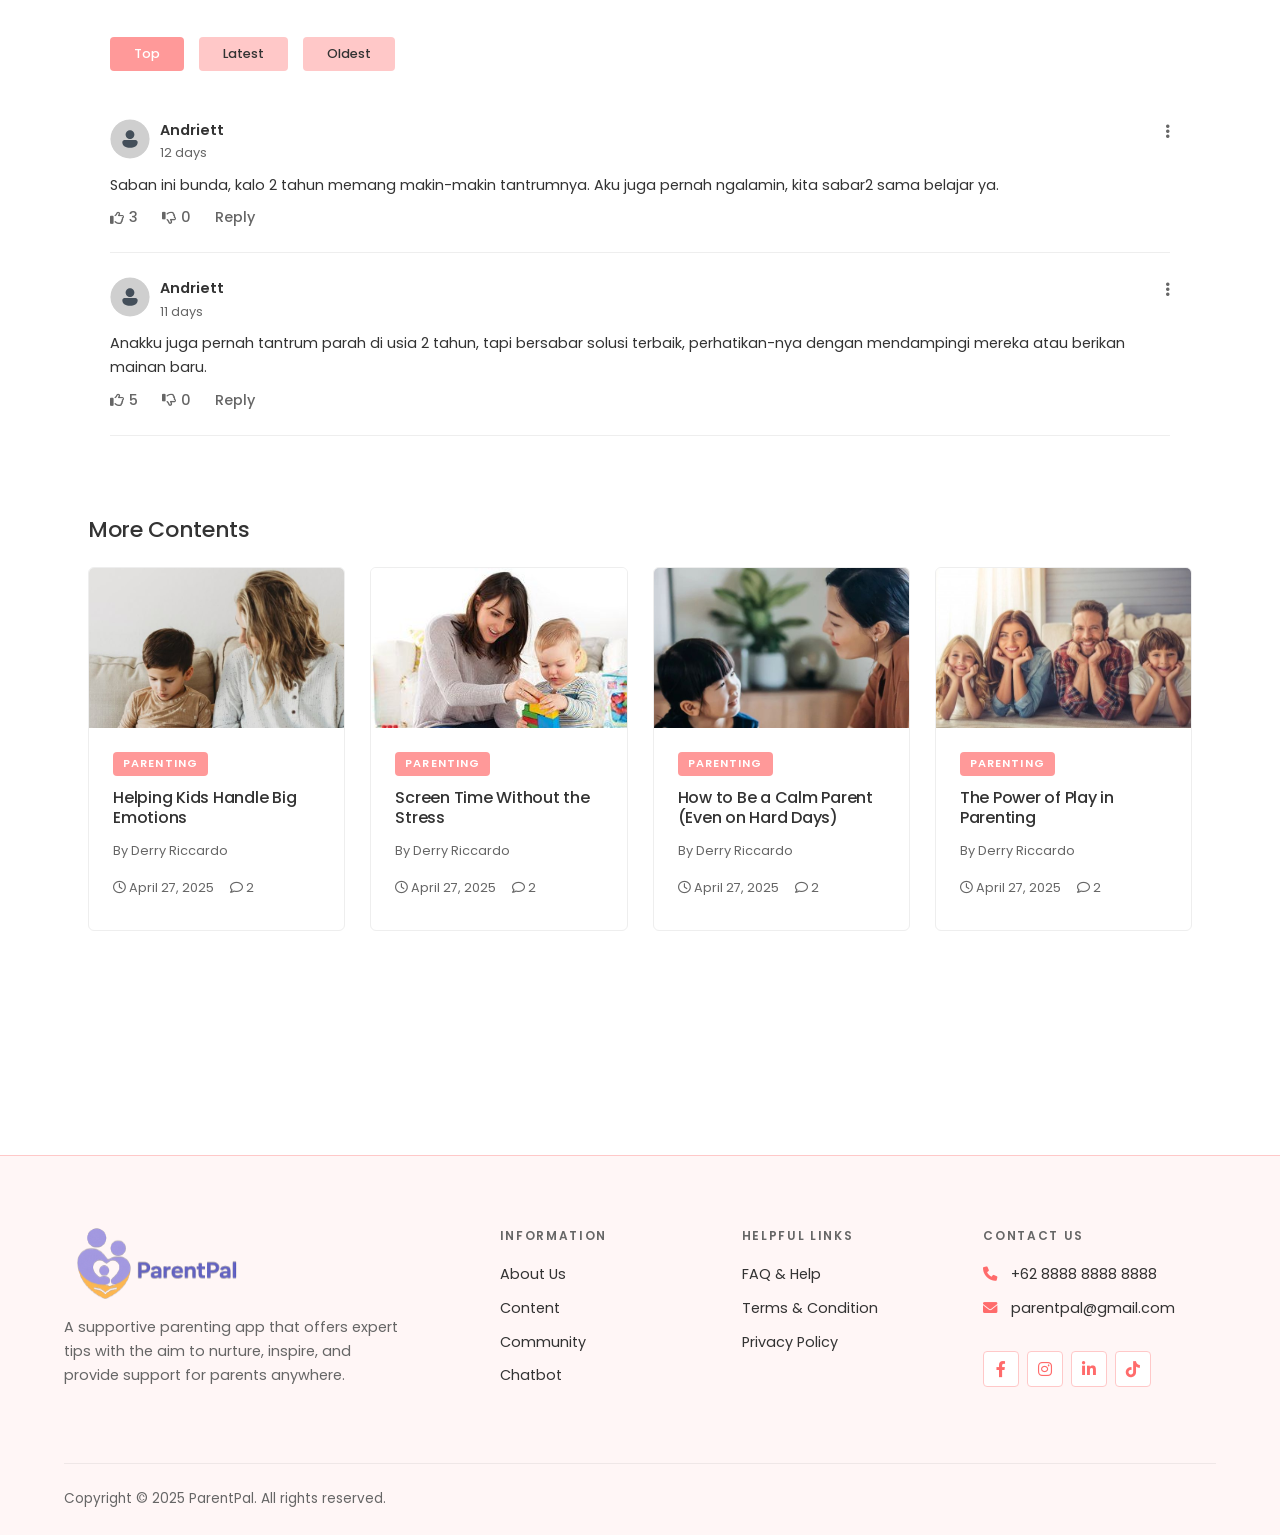
<file: html/vid-content.html>
<!DOCTYPE html>
<html lang="en">
	<head>
		<meta charset="UTF-8" />
		<meta name="viewport" content="width=device-width, initial-scale=1.0" />
		<title>Video Content - ParentPal</title>
		<link rel="stylesheet" href="../css/vid-content.css" />
		<link rel="stylesheet" href="../layout/layout.css" />
		<link rel="stylesheet" href="../css/modal.css" />
		<link
			rel="stylesheet"
			href="https://cdnjs.cloudflare.com/ajax/libs/font-awesome/6.0.0/css/all.min.css" />
		<link
			href="https://fonts.googleapis.com/css2?family=Poppins:wght@300;400;500;600;700&display=swap"
			rel="stylesheet" />
		<link rel="stylesheet" href="../layout/design-system.css" />
	</head>
	<body>
		<!-- Header/Navigation -->
		<header>
			<div class="container">
				<nav class="navbar">
					<div class="logo">
						<a href="../index.html">
							<img src="../assets/logo.svg" alt="ParentPal Logo" />
						</a>
					</div>
	
					<ul class="nav-links">
						<li><a href="../index.html">Home</a></li>
						<li><a href="content.html">Content</a></li>
						<li><a href="community.html">Community</a></li>
						<li><a href="chatbot.html">Chatbot</a></li>
					</ul>
	
					<!-- Login button for non-authenticated users -->
					<div class="desktop-login" id="desktop-login">
						<a href="login.html" class="login-btn">Login</a>
					</div>
	
					<!-- Profile dropdown for authenticated users -->
					<div class="profile-icon" id="profile-icon" style="display: none;">
						<div class="profile-image">
							<i class="fas fa-user"></i>
						</div>
						<i class="fas fa-chevron-down"></i>
						
						<div class="profile-dropdown">
							<div class="dropdown-header">
								<div class="user-name" id="user-name">John Doe</div>
								<div class="user-email" id="user-email">john@example.com</div>
								<div class="expert-badge" style="display: none;">
                        			<i class="fas fa-star"></i>
                       		 		Certified Expert
                    			</div>
							</div>
							<div class="dropdown-content">
								<a href="#" class="dropdown-item" onclick="goToDashboard()">
									<i class="fas fa-th-large"></i>
									Dashboard
								</a>
								<a href="profile.html" class="dropdown-item">
									<i class="fas fa-user"></i>
									View Profile
								</a>
								<a href="faq.html" class="dropdown-item">
									<i class="fas fa-question-circle"></i>
									FAQ & Help
								</a>
								<a href="#" class="dropdown-item">
									<i class="fas fa-cog"></i>
									Settings
								</a>
								<button class="dropdown-item logout-btn" onclick="logout()">
									<i class="fas fa-sign-out-alt"></i>
									Logout
								</button>
							</div>
						</div>
					</div>
	
					<div class="mobile-menu">
						<i class="fas fa-bars"></i>
					</div>
				</nav>
			</div>
		</header>

		<!-- Main Content -->
		<main>
			<!-- Video Content Section -->
			<section class="video-content">
				<div class="container">
					<div class="container-content">
						<div class="back-button">
							<button class="back-btn" onclick="location.href='/html/content.html'">
								<i class="fas fa-chevron-left"></i>
							</button>
						</div>
	
						<div class="video-tag-container">
							<span class="video-tag parenting">Parenting</span>
						</div>
	
						<h2 class="video-title">
							The Single Most Important Parenting Strategy
						</h2>
	
						<div class="video-info">
							<div class="source">
								<span>ParentPal · April 27, 2025</span>
							</div>
	
							<div class="author">
								<img
									src="../assets/pp.svg"
									alt="Author"
									class="author-img" />
								<div class="author-info">
									<span class="author-name">Derry Riccardo</span>
									<span class="author-role">Psikolog</span>
								</div>
							</div>
						</div>
	
						<div class="video-player">
							<img
								src="../assets/video1-thumbnail.svg"
								alt="Video Thumbnail"
								class="video-thumbnail" />
							<div class="play-button">
								<i class="fas fa-play"></i>
							</div>
							<div class="video-source">Source: Pinterest</div>
						</div>
	
						<div class="video-description">
							<p>
								Everyone loses their temper from time to time — but the stakes are
								dizzyingly high when the focus of your fury is your own child.
							</p>
							<p>
								Clinical psychologist and renowned parenting whisperer Becky
								Kennedy is here to help. Not only does she have practical advice
								to help parents manage the guilt and shame of their not-so-great
								moments but she also models the types of conversations you can
								have to be a better parent.
							</p>
							<p>
								(Hint: this works in all other relationships too.) Bottom line?
								It's never too late to reconnect.
							</p>
						</div>
	
						<div class="interaction-bar">
							<div class="interaction-item">
								<button class="like-btn">
									<i class="far fa-thumbs-up"></i>
								</button>
								<span>30</span>
							</div>
							<div class="interaction-item">
								<button class="dislike-btn">
									<i class="far fa-thumbs-down"></i>
								</button>
								<span>1</span>
							</div>
							<div class="interaction-item">
								<button class="share-btn">
									<i class="fas fa-share"></i>
								</button>
							</div>
							<div class="interaction-item">
								<button class="bookmark-btn">
									<i class="far fa-bookmark"></i>
								</button>
							</div>
							<div class="interaction-item">
								<button class="comment-btnn">
									<i class="far fa-comment"></i>
								</button>
								<span>2</span>
							</div>
						</div>
	
						<div class="tags-container">
							<span class="tags-label">Tags:</span>
							<span class="tag">Parenting</span>
							<span class="tag">Tantrum</span>
							<span class="tag">Communication</span>
							<span class="tag">Baby</span>
							<span class="tag">Childhood</span>
						</div>
	
						<!-- Comments Section -->
						<div class="comments-section">
							<h3>Comments (2)</h3>
	
							<div class="comment-form">
								<img src="../assets/pp.svg" alt="User" class="user-img" />
								<div class="comment-input-container">
									<textarea placeholder="Write a comment..."></textarea>
									<div class="comment-actions">
										<div class="comment-tools">
											<button class="tool-btn">
												<i class="far fa-image"></i>
											</button>
											<button class="tool-btn">
												<i class="far fa-smile"></i>
											</button>
										</div>
										<div class="comment-submit">
											<button class="cancel-btn">Cancel</button>
											<button class="comment-btn">Comment</button>
										</div>
									</div>
								</div>
							</div>
	
							<div class="sort-options">
								<button class="sort-btn active">Top</button>
								<button class="sort-btn">Latest</button>
								<button class="sort-btn">Oldest</button>
							</div>
	
							<!-- Comment 1 -->
							<div class="comment">
								<div class="comment-header">
									<div class="comment-author">
										<img
											src="../assets/pp.svg"
											alt="User"
											class="user-img" />
										<div class="comment-author-info">
											<span class="comment-author-name">Andriett</span>
											<span class="comment-time">12 days</span>
										</div>
									</div>
									<button class="more-btn">
										<i class="fas fa-ellipsis-v"></i>
									</button>
								</div>
								<div class="comment-content">
									<p>
										Saban ini bunda, kalo 2 tahun memang makin-makin tantrumnya.
										Aku juga pernah ngalamin, kita sabar2 sama belajar ya.
									</p>
								</div>
								<div class="comment-actions">
									<button class="comment-like-btn">
										<i class="far fa-thumbs-up"></i>
										<span>3</span>
									</button>
									<button class="comment-dislike-btn">
										<i class="far fa-thumbs-down"></i>
										<span>0</span>
									</button>
									<button class="comment-reply-btn">Reply</button>
								</div>
							</div>
	
							<!-- Comment 2 -->
							<div class="comment">
								<div class="comment-header">
									<div class="comment-author">
										<img
											src="../assets/pp.svg"
											alt="User"
											class="user-img" />
										<div class="comment-author-info">
											<span class="comment-author-name">Andriett</span>
											<span class="comment-time">11 days</span>
										</div>
									</div>
									<button class="more-btn">
										<i class="fas fa-ellipsis-v"></i>
									</button>
								</div>
								<div class="comment-content">
									<p>
										Anakku juga pernah tantrum parah di usia 2 tahun, tapi
										bersabar solusi terbaik, perhatikan-nya dengan mendampingi
										mereka atau berikan mainan baru.
									</p>
								</div>
								<div class="comment-actions">
									<button class="comment-like-btn">
										<i class="far fa-thumbs-up"></i>
										<span>5</span>
									</button>
									<button class="comment-dislike-btn">
										<i class="far fa-thumbs-down"></i>
										<span>0</span>
									</button>
									<button class="comment-reply-btn">Reply</button>
								</div>
							</div>
						</div>
					</div>
	
						<!-- More Content Grid Section -->
						<section class="more-content">
							<div class="container">
								<h3>More Contents</h3>
								<div class="content-grid">
									<div class="content-card">
										<div class="content-image">
											<img
												src="../assets/more1.svg"
												alt="Kids handling big emotions" />
										</div>
										<p class="content-tags body-text">Parenting</p>
										<h5>Helping Kids Handle Big Emotions</h5>
										<span class="author">By Derry Riccardo</span>
										<div class="content-meta">
											<span><i class="fa-regular fa-clock"></i> April 27, 2025</span>
											<span><i class="fa-regular fa-comment"></i> 2</span>
										</div>
									</div>
				
									<div class="content-card">
										<div class="content-image">
											<img
												src="../assets/more2.svg"
												alt="Screen Time Without the Stress" />
										</div>
										<p class="content-tags body-text">Parenting</p>
										<h5>Screen Time Without the Stress</h5>
										<span class="author">By Derry Riccardo</span>
										<div class="content-meta">
											<span><i class="fa-regular fa-clock"></i> April 27, 2025</span>
											<span><i class="fa-regular fa-comment"></i> 2</span>
										</div>
									</div>
				
									<div class="content-card">
										<div class="content-image">
											<img
												src="../assets/more3.svg"
												alt="How to Be a Calm Parent (Even on Hard Days)" />
										</div>
										<p class="content-tags body-text">Parenting</p>
										<h5>How to Be a Calm Parent (Even on Hard Days)</h5>
										<span class="author">By Derry Riccardo</span>
										<div class="content-meta">
											<span><i class="fa-regular fa-clock"></i> April 27, 2025</span>
											<span><i class="fa-regular fa-comment"></i> 2</span>
										</div>
									</div>
				
									<div class="content-card">
										<div class="content-image">
											<img
												src="../assets/more4.svg"
												alt="The Power of Play in Parenting" />
										</div>
										<p class="content-tags body-text">Parenting</p>
										<h5>The Power of Play in Parenting</h5>
										<span class="author">By Derry Riccardo</span>
										<div class="content-meta">
											<span><i class="fa-regular fa-clock"></i> April 27, 2025</span>
											<span><i class="fa-regular fa-comment"></i> 2</span>
										</div>
									</div>
							</div>
						</section>
				</div>
			</section>
		</main>

		<!-- Footer -->
		<footer>
			<div class="container">
				<div class="footer-grid">
					<!-- Logo and Description -->
					<div class="footer-about">
						<div class="footer-logo">
							<img src="../assets/logo.svg" alt="ParentPal Logo" />
						</div>
						<p class="body-text-2">
							A supportive parenting app that offers expert tips with the aim to
							nurture, inspire, and provide support for parents anywhere.
						</p>
					</div>

					<!-- Information Links -->
					<div class="footer-info">
						<h5>Information</h5>
						<ul class="body-text-2">
							<li><a href="../index.html#about">About Us</a></li>
							<li><a href="content.html">Content</a></li>
							<li><a href="community.html">Community</a></li>
							<li><a href="chatbot.html">Chatbot</a></li>
						</ul>
					</div>

					<!-- Helpful Links -->
					<div class="footer-links">
						<h5>Helpful Links</h5>
						<ul class="body-text-2">
							<li><a href="faq.html">FAQ & Help</a></li>
							<li><a href="#">Terms & Condition</a></li>
							<li><a href="#">Privacy Policy</a></li>
						</ul>
					</div>

					<!-- Contact Info -->
					<div class="footer-contact">
						<h5>Contact Us</h5>
						<ul class="body-text-2">
							<li><i class="fas fa-phone"></i> +62 8888 8888 8888</li>
							<li><i class="fas fa-envelope"></i> parentpal@gmail.com</li>
						</ul>

						<!-- Social Media moved here -->
						<div class="social-links">
							<a href="#"><i class="fab fa-facebook-f"></i></a>
							<a href="#"><i class="fab fa-instagram"></i></a>
							<a href="#"><i class="fab fa-linkedin-in"></i></a>
							<a href="#"><i class="fab fa-tiktok"></i></a>
						</div>
					</div>
				</div>

				<!-- Copyright -->
				<div class="footer-bottom">
					<p>Copyright © 2025 ParentPal. All rights reserved.</p>
				</div>
			</div>
		</footer>

		<script src="../js/auth-check.js"></script>
		<script src="../layout/layout.js"></script>
		<script src="../js/vid-content.js"></script>
		
	</body>
</html>
</file>
<file: css/chatbot.css>
/* Main Chat Area */
main {
	padding: 40px 0;
	background-color: #ffdbdb;
}

.container-main {
	max-width: 1200px;
	margin: 0 auto;
	padding: 0 20px;
	display: flex;
	justify-content: center;
	align-items: center;
	flex-direction: column;
}

.chat-container {
	border-radius: 12px;
	overflow: hidden;
	display: flex;
	flex-direction: column;
	height: calc(100vh - 150px);
	min-height: 500px;
}

.chat-header {
	text-align: center;
	padding: 30px 0;
}

.chat-header h1 {
	font-size: 28px;
	font-weight: 600;
	color: #333;
}

/* Chat Messages */
.chat-messages {
	flex-grow: 1;
	padding: 20px;
	overflow-y: auto;
	display: flex;
	flex-direction: column;
}

.message {
	margin-bottom: 20px;
	max-width: 70%;
}

.bot-message {
	align-self: flex-start;
}

.user-message {
	align-self: flex-end;
}

.message-content {
	display: flex;
	align-items: flex-start;
}

.avatar {
	width: 30px;
	height: 30px;
	border-radius: 50%;
	margin-right: 10px;
}

.bubble {
	background-color: white;
	padding: 12px 16px;
	border-radius: 18px;
	box-shadow: 0 2px 5px rgba(0, 0, 0, 0.05);
}

.user-message .bubble {
	background-color: #ff9999;
	color: white;
}

.timestamp {
	display: block;
	font-size: 12px;
	color: #999;
	margin-top: 5px;
	margin-left: 40px;
}

/* Input Area */
.input-area {
	padding: 20px;
	border-top: 1px solid #ffe8e8;
}

.input-container {
	display: flex;
	flex-wrap: wrap;
	align-items: center;
	background-color: white;
	border-radius: 30px;
	padding: 5px 10px;
	box-shadow: 0 2px 10px rgba(0, 0, 0, 0.1);
}

#userInput {
	flex-grow: 1;
	border: none;
	padding: 10px 15px;
	font-size: 16px;
	font-family: "Poppins", sans-serif;
	outline: none;
}

.input-btn {
	border: none;
	background: none;
	width: 36px;
	height: 36px;
	border-radius: 50%;
	display: flex;
	align-items: center;
	justify-content: center;
	cursor: pointer;
	color: #777;
	transition: background-color 0.3s;
}

.input-btn:hover {
	background-color: #f0f0f0;
}

.add-btn {
	margin-right: 5px;
}

.mic-btn,
.send-btn {
	margin-left: 5px;
}

.send-btn {
	color: #ff7979;
}

.input-options {
	display: flex;
	margin: 0 10px;
}

.option-btn {
	width: auto;
	border-radius: 20px;
	padding: 5px 10px;
	margin: 0 5px;
	font-size: 14px;
	display: flex;
	align-items: center;
	background-color: #f5f5f5;
}

.option-btn svg {
	margin-right: 5px;
}

/* Responsive Styles */
@media (max-width: 992px) {
	.container {
		padding: 0 40px;
	}

	.chat-container {
		height: calc(100vh - 120px);
	}

	.option-btn span {
		display: none;
	}

	.option-btn {
		width: 36px;
		padding: 5px;
	}

	.option-btn svg {
		margin-right: 0;
	}
}

@media (max-width: 768px) {
	.nav-links {
		display: none; /* Hide navigation links by default */
	}

	.mobile-menu {
		display: block; /* Show the hamburger menu */
	}

	.nav-links.show {
		display: flex; /* Show navigation links when toggled */
		flex-direction: column;
		position: absolute;
		top: 70px;
		left: 0;
		width: 100%;
		background-color: var(--bg-light);
		padding: 20px;
		box-shadow: 0 5px 10px rgba(0, 0, 0, 0.1);
		z-index: 99;
	}

	.nav-links.show li {
		margin: 10px 0; /* Add spacing between links */
	}
}
</file>
<file: layout/layout.css>
/* ==========================================================================
   ParentPal — global layout
   Palette is unchanged. Design follows SKILLPENTING/design-rules:
   no gradients, no glassmorphism, no heavy shadows, small radii,
   motion only where it has a purpose (see design-system.css).
   ========================================================================== */

:root {
	/* Palette (original values) */
	--primary-color: #ff9999;
	--primary-light: #ffc8c8;
	--primary-dark: #ff6b6b;
	--expert-color: #28a745;
	--expert-light: #d4edda;
	--text-color: #333333;
	--text-light: #666666;
	--bg-light: #ffffff;
	--bg-accent: #fff6f6;
	--border-color: #eeeeee;

	/* Text on primary fills (original: white) */
	--on-primary: #ffffff;

	/* Shape */
	--radius-sm: 4px;
	--border-radius: 6px;
	--line: 1px solid var(--border-color);
	--line-accent: 1px solid var(--primary-light);

	/* Depth: flat by default. Only floating layers get a soft shadow. */
	--shadow: none;
	--shadow-hover: none;
	--shadow-float: 0 8px 24px rgba(51, 51, 51, 0.08);

	/* Kept for backwards compatibility; no gradients any more. */
	--bg-gradient: var(--bg-accent);

	/* Motion tokens (from the animate skill, do not invent new curves) */
	--ease-out: cubic-bezier(0.23, 1, 0.32, 1);
	--ease-in-out: cubic-bezier(0.77, 0, 0.175, 1);
	--transition: color 200ms ease, background-color 200ms ease,
		border-color 200ms ease, opacity 200ms ease;
}

* {
	margin: 0;
	padding: 0;
	box-sizing: border-box;
}

html {
	-webkit-text-size-adjust: 100%;
}

@media (prefers-reduced-motion: no-preference) {
	html {
		scroll-behavior: smooth;
	}
}

body {
	font-family: "Poppins", sans-serif;
	color: var(--text-color);
	line-height: 1.65;
	background-color: var(--bg-light);
	overflow-x: hidden;
	-webkit-font-smoothing: antialiased;
}

::selection {
	background: var(--primary-light);
	color: var(--text-color);
}

:focus-visible {
	outline: 2px solid var(--primary-dark);
	outline-offset: 3px;
}

.container {
	width: 100%;
	max-width: 1200px;
	margin: 0 auto;
	padding: 0 24px;
}

h1,
h2,
h3,
h4,
h5,
h6 {
	font-weight: 600;
	line-height: 1.25;
	letter-spacing: -0.015em;
	margin-bottom: 15px;
}

h1 {
	font-size: clamp(2rem, 1.4rem + 2vw, 2.75rem);
	letter-spacing: -0.025em;
	margin-bottom: 20px;
}

h2 {
	font-size: clamp(1.6rem, 1.3rem + 1vw, 2rem);
	letter-spacing: -0.02em;
	margin-bottom: 32px;
}

h3 {
	font-size: 1.375rem;
	font-weight: 500;
	margin-bottom: 24px;
}

h4 {
	font-size: 1.125rem;
	font-weight: 500;
	margin-bottom: 15px;
}

h5 {
	font-size: 1rem;
	font-weight: 500;
}

.body-text {
	font-size: 1rem;
}

.body-text-2 {
	font-size: 0.9rem;
}

p {
	margin-bottom: 20px;
}

a {
	text-decoration: none;
	color: var(--text-color);
	transition: color 200ms ease;
}

@media (hover: hover) and (pointer: fine) {
	a:hover {
		color: var(--primary-dark);
	}
}

button {
	font-family: "Poppins", sans-serif;
	cursor: pointer;
	transition: var(--transition);
	border: none;
	font-weight: 500;
}

img {
	max-width: 100%;
	height: auto;
	display: block;
}

section {
	padding: 96px 0;
}

/* Small uppercase label above a section title */
.eyebrow {
	display: inline-flex;
	align-items: center;
	gap: 12px;
	font-size: 0.75rem;
	font-weight: 600;
	letter-spacing: 0.14em;
	text-transform: uppercase;
	color: var(--primary-dark);
	margin-bottom: 16px;
}

.eyebrow::before {
	content: "";
	width: 24px;
	height: 1px;
	background: currentColor;
}

/* ---------- Header & Navigation ---------- */
header {
	background-color: var(--primary-light);
	border-bottom: 1px solid rgba(51, 51, 51, 0.08);
	position: sticky;
	top: 0;
	z-index: 100;
}

.navbar {
	display: flex;
	align-items: center;
	justify-content: space-between;
	padding: 12px 0;
	position: relative;
}

.logo {
	display: flex;
	align-items: center;
}

.logo img {
	width: 124px;
	height: 51px;
	margin-right: 10px;
}

.nav-links {
	display: flex;
	list-style: none;
	gap: 36px;
	justify-content: center;
	flex: 1;
}

.nav-links a {
	position: relative;
	font-size: 0.95rem;
	font-weight: 500;
	color: var(--text-color);
	padding: 6px 0;
}

/* Underline: draws in from the left on hover, leaves to the right */
.nav-links a::after {
	content: "";
	position: absolute;
	left: 0;
	right: 0;
	bottom: 0;
	height: 1px;
	background: currentColor;
	transform: scaleX(0);
	transform-origin: right;
	transition: transform 300ms var(--ease-out);
}

.nav-links a.is-active::after {
	transform: scaleX(1);
}

@media (hover: hover) and (pointer: fine) {
	.nav-links a:hover {
		color: var(--text-color);
	}
	.nav-links a:hover::after {
		transform: scaleX(1);
		transform-origin: left;
	}
}

.nav-links a:focus-visible::after {
	transform: scaleX(1);
}

.login-btn {
	display: inline-block;
	background-color: var(--primary-color);
	color: var(--on-primary) !important;
	padding: 9px 22px;
	border-radius: var(--radius-sm);
	border: 1px solid var(--primary-color);
	font-size: 0.9rem;
	font-weight: 500;
	transition: var(--transition);
}

@media (hover: hover) and (pointer: fine) {
	.login-btn:hover {
		background-color: var(--bg-light);
		color: var(--primary-dark) !important;
	}
}

.mobile-menu {
	display: none;
	font-size: 1.35rem;
	cursor: pointer;
	margin-left: 15px;
	padding: 6px;
}

/* ---------- Profile icon & dropdown ---------- */
.profile-icon {
	position: relative;
	display: flex;
	align-items: center;
	gap: 8px;
	cursor: pointer;
	padding: 6px 10px;
	border-radius: var(--radius-sm);
	transition: background-color 200ms ease;
}

@media (hover: hover) and (pointer: fine) {
	.profile-icon:hover {
		background-color: rgba(51, 51, 51, 0.05);
	}
}

.profile-image {
	width: 38px;
	height: 38px;
	border-radius: 50%;
	background: var(--primary-dark);
	display: flex;
	align-items: center;
	justify-content: center;
	color: white;
	font-size: 16px;
	position: relative;
}

.profile-image.expert {
	background: var(--expert-color);
}

.profile-image i {
	font-size: 16px;
}

.profile-icon .fa-chevron-down {
	color: var(--text-light);
	font-size: 11px;
	transition: transform 200ms var(--ease-out);
}

.profile-icon.active .fa-chevron-down {
	transform: rotate(180deg);
}

/* Dropdown: anchored to the trigger, scales from its corner */
.profile-dropdown {
	position: absolute;
	top: calc(100% + 8px);
	right: 0;
	background: var(--bg-light);
	border: var(--line);
	border-radius: var(--border-radius);
	box-shadow: var(--shadow-float);
	min-width: 260px;
	z-index: 1000;
	overflow: hidden;
	opacity: 0;
	visibility: hidden;
	transform: translateY(-4px) scale(0.97);
	transform-origin: top right;
	transition: opacity 180ms var(--ease-out), transform 180ms var(--ease-out),
		visibility 0s linear 180ms;
}

.profile-icon.active .profile-dropdown {
	opacity: 1;
	visibility: visible;
	transform: none;
	transition: opacity 180ms var(--ease-out), transform 180ms var(--ease-out),
		visibility 0s;
}

.dropdown-header {
	padding: 18px 20px;
	border-bottom: var(--line);
	background: var(--bg-accent);
}

.dropdown-header .user-name {
	font-weight: 600;
	font-size: 15px;
	color: var(--text-color);
	margin-bottom: 2px;
}

.dropdown-header .user-email {
	color: var(--text-light);
	font-size: 13px;
	margin-bottom: 0;
}

.expert-badge {
	display: none;
	align-items: center;
	gap: 0.5rem;
	background: var(--expert-light);
	color: var(--expert-color);
	padding: 3px 8px;
	border-radius: var(--radius-sm);
	font-size: 0.75rem;
	font-weight: 600;
	margin-top: 8px;
}

.expert-badge i {
	font-size: 0.75rem;
	color: var(--expert-color);
}

.dropdown-content {
	padding: 6px 0;
}

.dropdown-item {
	display: flex;
	align-items: center;
	gap: 12px;
	padding: 11px 20px;
	color: var(--text-color);
	border: none;
	background: none;
	width: 100%;
	text-align: left;
	font-size: 14px;
	font-weight: 400;
	cursor: pointer;
	transition: background-color 150ms ease, color 150ms ease;
}

.dropdown-item i {
	width: 16px;
	color: var(--text-light);
	font-size: 13px;
	transition: color 150ms ease;
}

@media (hover: hover) and (pointer: fine) {
	.dropdown-item:hover {
		background-color: var(--bg-accent);
		color: var(--text-color);
	}
	.dropdown-item:hover i {
		color: var(--primary-dark);
	}
}

.dropdown-item.active {
	background-color: var(--bg-accent);
	color: var(--primary-dark);
}

.logout-btn {
	border-top: var(--line);
	margin-top: 6px;
	padding-top: 14px;
	color: #dc3545;
}

.logout-btn i {
	color: #dc3545;
}

@media (hover: hover) and (pointer: fine) {
	.logout-btn:hover {
		background-color: var(--bg-accent);
		color: #dc3545;
	}
	.logout-btn:hover i {
		color: #dc3545;
	}
}

/* ---------- Footer ---------- */
footer {
	background: var(--bg-accent);
	border-top: var(--line-accent);
	padding: 72px 0 24px;
}

.footer-grid {
	display: grid;
	grid-template-columns: 2fr 1fr 1fr 1.2fr;
	gap: 48px;
	margin-bottom: 56px;
}

.footer-about p {
	max-width: 340px;
	color: var(--text-light);
}

.footer-logo {
	display: flex;
	align-items: center;
	margin-bottom: 16px;
}

.footer-contact,
.footer-info,
.footer-links {
	display: flex;
	flex-direction: column;
}

.footer-info h5,
.footer-links h5,
.footer-contact h5 {
	font-size: 0.75rem;
	font-weight: 600;
	letter-spacing: 0.14em;
	text-transform: uppercase;
	color: var(--text-light);
	margin-bottom: 20px;
}

.footer-info ul,
.footer-links ul,
.footer-contact ul {
	list-style: none;
	padding: 0;
}

.footer-info li,
.footer-links li,
.footer-contact li {
	margin-bottom: 10px;
}

.footer-contact i {
	margin-right: 10px;
	color: var(--primary-dark);
}

.social-links {
	display: flex;
	gap: 8px;
	margin-top: 20px;
	flex-wrap: wrap;
}

.social-links a {
	width: 36px;
	height: 36px;
	background-color: var(--bg-light);
	border: var(--line-accent);
	border-radius: var(--radius-sm);
	display: flex;
	align-items: center;
	justify-content: center;
	color: var(--primary-dark);
	transition: var(--transition);
}

.social-links a i {
	margin-right: 0;
	color: inherit;
}

@media (hover: hover) and (pointer: fine) {
	.social-links a:hover {
		background-color: var(--primary-color);
		border-color: var(--primary-color);
		color: var(--on-primary);
	}
}

.footer-bottom {
	padding-top: 24px;
	border-top: 1px solid rgba(51, 51, 51, 0.08);
	font-size: 0.85rem;
	color: var(--text-light);
}

.footer-bottom p {
	margin-bottom: 0;
}

/* ---------- Responsive ---------- */
@media (max-width: 1200px) {
	.container {
		max-width: 960px;
	}
}

@media (max-width: 992px) {
	.container {
		max-width: 720px;
	}

	.footer-grid {
		grid-template-columns: 1fr 1fr;
		gap: 40px;
	}

	section {
		padding: 72px 0;
	}
}

@media (max-width: 768px) {
	.container {
		max-width: 560px;
	}

	.nav-links {
		position: absolute;
		top: calc(100% + 8px);
		right: 0;
		left: auto;
		width: min(300px, calc(100vw - 48px));
		flex-direction: column;
		align-items: stretch;
		gap: 0;
		padding: 8px 0;
		background-color: var(--bg-light);
		border: var(--line);
		border-radius: var(--border-radius);
		box-shadow: var(--shadow-float);
		display: none;
		z-index: 100;
	}

	.nav-links.show {
		display: flex;
	}

	.nav-links li {
		width: 100%;
	}

	.nav-links a {
		display: block;
		padding: 12px 20px;
		font-size: 1rem;
	}

	.nav-links a::after {
		display: none;
	}

	.nav-links a.is-active {
		color: var(--primary-dark);
	}

	.mobile-menu {
		display: block;
	}

	.desktop-login {
		display: none;
	}

	.profile-dropdown {
		right: -50px;
		width: 240px;
		min-width: 240px;
	}

	.profile-icon {
		padding: 4px 8px;
	}

	.footer-grid {
		grid-template-columns: 1fr;
		gap: 32px;
	}
}

@media (max-width: 480px) {
	.profile-dropdown {
		right: -60px;
	}
}
</file>
<file: css/modal.css>
/* Modal Styles */
.auth-modal-overlay {
	position: fixed;
	top: 0;
	left: 0;
	right: 0;
	bottom: 0;
	background-color: rgba(0, 0, 0, 0.7);
	display: flex;
	align-items: center;
	justify-content: center;
	z-index: 9999;
	opacity: 0;
	visibility: hidden;
	transition: all 0.3s ease;
}

.auth-modal-overlay.active {
	opacity: 1;
	visibility: visible;
}

.auth-modal {
	background-color: white;
	border-radius: 10px;
	box-shadow: 0 10px 30px rgba(0, 0, 0, 0.3);
	width: 90%;
	max-width: 450px;
	padding: 2rem;
	position: relative;
	transform: translateY(-20px) scale(0.95);
	transition: transform 0.3s ease;
}

.auth-modal-overlay.active .auth-modal {
	transform: translateY(0) scale(1);
}

.auth-modal-header {
	display: flex;
	justify-content: space-between;
	align-items: center;
	margin-bottom: 1.5rem;
	border-bottom: 1px solid #eee;
	padding-bottom: 1rem;
}

.auth-modal-header h2 {
	margin: 0;
	color: #333;
	font-size: 1.5rem;
	font-weight: 600;
}

.auth-modal-close {
	background: none;
	border: none;
	font-size: 1.8rem;
	cursor: pointer;
	color: #999;
	transition: color 0.3s ease;
	width: 30px;
	height: 30px;
	display: flex;
	align-items: center;
	justify-content: center;
}

.auth-modal-close:hover {
	color: #ff6b6b;
}

.auth-modal-body {
	margin-bottom: 2rem;
	text-align: center;
}

.auth-modal-body p {
	margin-bottom: 1rem;
	color: #666;
	line-height: 1.6;
	font-size: 1rem;
}

.auth-modal-footer {
	display: flex;
	justify-content: space-between;
	gap: 1rem;
}

.auth-modal-btn {
	padding: 0.75rem 1.5rem;
	border-radius: 25px;
	font-weight: 600;
	cursor: pointer;
	transition: all 0.3s ease;
	border: none;
	font-family: inherit;
	font-size: 0.95rem;
	flex: 1;
	text-transform: uppercase;
	letter-spacing: 0.5px;
}

.auth-modal-btn-primary {
	background-color: #ff9999;
	color: white;
}

.auth-modal-btn-primary:hover {
	background-color: #ff7777;
	transform: translateY(-2px);
	box-shadow: 0 5px 15px rgba(255, 153, 153, 0.4);
}

.auth-modal-btn-secondary {
	background-color: #f8f9fa;
	color: #333;
	border: 2px solid #e9ecef;
}

.auth-modal-btn-secondary:hover {
	background-color: #e9ecef;
	transform: translateY(-2px);
	box-shadow: 0 5px 15px rgba(0, 0, 0, 0.1);
}

.auth-modal-icon {
	text-align: center;
	margin-bottom: 1.5rem;
}

.auth-modal-icon i {
	font-size: 3.5rem;
	color: #ff9999;
	opacity: 0.8;
}

/* Prevent body scroll when modal is open */
body.modal-open {
	overflow: hidden;
}

@media (max-width: 480px) {
	.auth-modal {
		padding: 1.5rem;
		margin: 1rem;
	}

	.auth-modal-footer {
		flex-direction: column;
	}

	.auth-modal-btn {
		margin-bottom: 0.5rem;
	}
}
</file>
<file: layout/design-system.css>
/* ==========================================================================
   ParentPal — design system layer
   Loaded LAST on every page so it can normalise the page stylesheets.

   Rules (SKILLPENTING/.kiro/steering/design-rules.md):
   - palette unchanged
   - no gradients, no glassmorphism, no heavy shadows
   - small radii instead of pills / large rounded cards
   - hover = colour/border change, not "lift"; press = tiny scale
   Motion (SKILLPENTING/.kiro/skills/animate + accessible-animation):
   - transform/opacity only, strong ease-out, UI under 300ms
   - hover motion gated to fine pointers
   - prefers-reduced-motion: movement becomes a short fade
   ========================================================================== */

/* Page stylesheets (dashboard.css, profile.css) redefine these tokens.
   Re-assert the flat versions here; colours are left untouched. */
:root {
	--primary-dark: #ff6b6b;
	--on-primary: #ffffff;
	--radius-sm: 4px;
	--border-radius: 6px;
	--line: 1px solid var(--border-color);
	--line-accent: 1px solid var(--primary-light);
	--shadow: none;
	--shadow-hover: none;
	--shadow-float: 0 8px 24px rgba(51, 51, 51, 0.08);
	--bg-gradient: var(--bg-accent);
	--ease-out: cubic-bezier(0.23, 1, 0.32, 1);
	--ease-in-out: cubic-bezier(0.77, 0, 0.175, 1);
	--transition: color 200ms ease, background-color 200ms ease,
		border-color 200ms ease, opacity 200ms ease,
		transform 160ms cubic-bezier(0.23, 1, 0.32, 1);
}

.mobile-menu {
	background: none;
	border: 0;
	color: var(--text-color);
	line-height: 1;
}

/* ---------- Scroll reveal ----------
   layout.js adds .js-reveal to <html> and .is-in to [data-reveal]
   containers as they enter the viewport. Without JS, nothing is hidden. */
.js-reveal .rv {
	opacity: 0;
	transform: translateY(16px);
	transition: opacity 600ms var(--ease-out) var(--d, 0ms),
		transform 700ms var(--ease-out) var(--d, 0ms);
}

.js-reveal .is-in .rv {
	opacity: 1;
	transform: none;
}

@media (prefers-reduced-motion: reduce) {
	.js-reveal .rv {
		transform: none;
		transition: opacity 200ms ease;
	}
}

/* ---------- Surfaces: flat, bordered, no lift ---------- */
.article-card,
.video-card,
.content-card,
.community-card,
.widget-card,
.performance-card,
.quick-link,
.support-option,
.accordion-item,
.profile-section,
.profile-header,
.edit-actions,
.consultations-widget,
.login-container,
.signup-container,
.stat-item,
.stat-card {
	box-shadow: none;
}

.content-card,
.community-card,
.widget-card,
.performance-card,
.quick-link,
.support-option,
.accordion-item,
.profile-section,
.profile-header,
.edit-actions,
.consultations-widget,
.login-container,
.signup-container {
	border: var(--line);
	border-radius: var(--border-radius);
}

/* Cards on pages other than the landing page keep their card shape */
.content-header ~ section .article-card,
.featured-content .article-card,
.content-video .video-card {
	border: var(--line);
	border-radius: var(--border-radius);
}

.article-card:hover,
.video-card:hover,
.content-card:hover,
.community-card:hover,
.widget-card:hover,
.performance-card:hover,
.quick-link:hover,
.support-option:hover,
.benefit-card:hover,
.expert-card:hover,
.review-card:hover,
.setting-item:hover {
	transform: none;
	box-shadow: none;
}

@media (hover: hover) and (pointer: fine) {
	.content-card:hover,
	.community-card:hover,
	.widget-card:hover,
	.performance-card:hover,
	.quick-link:hover,
	.support-option:hover,
	.setting-item:hover,
	.content-header ~ section .article-card:hover,
	.featured-content .article-card:hover,
	.content-video .video-card:hover {
		border-color: var(--primary-color);
	}
}

/* ---------- Buttons: small radius, no lift/glow ---------- */
.read-more-btn,
.load-more-btn,
.create-btn,
.join-btn,
.comment-btn,
.sort-btn,
.category-btn,
.mobile-sidebar-toggle,
.btn-join,
.btn-prepare,
.btn-primary,
.btn-secondary,
.btn-edit,
.btn-save,
.btn-cancel,
.btn-submit,
.auth-modal-btn,
.draft-btn,
.schedule-btn,
.analytics-btn,
.edit-btn,
.stats-btn,
.publish-btn,
.schedule-edit-btn,
.answer-btn,
.consult-btn,
.chat-btn,
.view-all-btn,
.view-all-drafts,
.view-all-scheduled,
.view-analytics,
.quick-action-btn,
.expert-action-btn {
	border-radius: var(--radius-sm);
	box-shadow: none;
	transition: var(--transition);
}

.read-more-btn:hover,
.load-more-btn:hover,
.create-btn:hover,
.join-btn:hover,
.comment-btn:hover,
.btn-join:hover,
.btn-primary:hover,
.btn-edit:hover,
.btn-save:hover,
.btn-cancel:hover,
.auth-modal-btn-primary:hover,
.auth-modal-btn-secondary:hover,
.draft-btn:hover,
.schedule-btn:hover,
.analytics-btn:hover,
.edit-btn:hover,
.stats-btn:hover,
.publish-btn:hover,
.schedule-edit-btn:hover,
.quick-action-btn:hover,
.expert-action-btn:hover,
.change-avatar-btn:hover,
.slider-btn:hover {
	transform: none;
	box-shadow: none;
}

/* Primary fills darken slightly on hover instead of lifting */
@media (hover: hover) and (pointer: fine) {
	.read-more-btn:hover,
	.load-more-btn:hover,
	.create-btn:not(.expert):hover,
	.comment-btn:hover,
	.mobile-sidebar-toggle:hover,
	.consult-btn:hover {
		background-color: var(--primary-dark);
		color: var(--on-primary);
	}
}

/* Press feedback: 100–160ms, scale not below 0.97 */
.read-more-btn:active,
.load-more-btn:active,
.create-btn:active,
.join-btn:active,
.comment-btn:active,
.category-btn:active,
.sort-btn:active,
.btn-join:active,
.btn-prepare:active,
.btn-primary:active,
.btn-secondary:active,
.btn-edit:active,
.btn-save:active,
.btn-cancel:active,
.btn-submit:active,
.auth-modal-btn:active,
.draft-btn:active,
.schedule-btn:active,
.analytics-btn:active,
.edit-btn:active,
.stats-btn:active,
.publish-btn:active,
.schedule-edit-btn:active,
.answer-btn:active,
.consult-btn:active,
.chat-btn:active,
.quick-action-btn:active,
.expert-action-btn:active,
.login-btn:active {
	transform: scale(0.97);
}

/* Category / filter chips */
.category-btn {
	padding: 7px 16px;
	font-size: 0.85rem;
	font-weight: 500;
}

/* ---------- Inputs ---------- */
.search-container input,
.faq-search input,
.comment-input-container textarea,
.edit-input,
.privacy-select,
.sort-select,
.time-filter,
.form-group input,
.form-section input[type="text"],
.form-section input[type="email"],
.form-section input[type="tel"],
.form-section input[type="password"],
.form-section select {
	border-radius: var(--radius-sm);
	box-shadow: none;
	transition: border-color 200ms ease, box-shadow 200ms ease;
}

.search-container input:focus,
.faq-search input:focus,
.edit-input:focus,
.form-group input:focus,
.form-section input:focus,
.form-section select:focus {
	outline: none;
	border-color: var(--primary-dark);
	box-shadow: 0 0 0 3px var(--bg-accent);
}

.faq-search button {
	border-radius: var(--radius-sm);
}

/* ---------- Tags / badges / status pills ---------- */
.article-tags,
.video-tag,
.content-tags {
	width: auto;
	height: auto;
	display: inline-block;
	align-self: flex-start;
	font-size: 0.7rem;
	font-weight: 600;
	letter-spacing: 0.1em;
	text-transform: uppercase;
	line-height: 1.4;
	padding: 4px 10px;
	border-radius: var(--radius-sm);
}

.tag,
.schedule-status,
.todo-priority,
.notification-badge,
.article-status,
.video-status,
.content-status,
.expert-badge,
.expert-badge-large {
	border-radius: var(--radius-sm);
}

/* ---------- Gradients & glass → flat ---------- */
.dashboard-header {
	background: var(--bg-light);
	border: var(--line);
	box-shadow: none;
}

.dashboard-header.expert {
	background: var(--expert-color);
	border-color: var(--expert-color);
}

.stat-card.expert,
.expert-badge-large {
	backdrop-filter: none;
	-webkit-backdrop-filter: none;
}

.stat-item,
.stat-card {
	background: var(--bg-accent);
	border: var(--line);
}

.stat-card.expert {
	background: rgba(255, 255, 255, 0.12);
	border-color: rgba(255, 255, 255, 0.25);
}

.progress-bar {
	border-radius: 0;
	height: 4px;
}

.progress-fill {
	background: var(--primary-color);
}

.avatar-circle {
	box-shadow: none;
}

.avatar-circle.expert,
.profile-header .expert-badge {
	background: #10b981;
}

.text-overlay {
	background: rgba(51, 51, 51, 0.55);
	padding: 28px 32px;
}

/* ---------- Dashboard widgets ---------- */
.widget-header {
	background: var(--bg-light);
	padding: 1.25rem 1.5rem;
}

.widget-header h3 {
	font-size: 1.05rem;
}

.schedule-item,
.consultation-item,
.activity-item,
.saved-item,
.notification-item,
.todo-item,
.discussion-item,
.progress-item,
.setting-item {
	border-radius: var(--radius-sm);
}

.saved-icon,
.widget-action,
.saved-action {
	border-radius: var(--radius-sm);
}

/* ---------- Community sidebar ---------- */
.sidebar {
	border-right: var(--line);
}

.nav-link,
.community-list li {
	border-radius: var(--radius-sm);
}

/* ---------- Chatbot ---------- */
.chat-header h1 {
	letter-spacing: -0.02em;
}

.bubble {
	border-radius: 12px;
	box-shadow: none;
	border: 1px solid rgba(51, 51, 51, 0.06);
}

.bot-message .bubble {
	border-top-left-radius: var(--radius-sm);
}

.user-message .bubble {
	border-color: transparent;
	border-top-right-radius: var(--radius-sm);
}

.bubble p {
	margin-bottom: 0;
}

.input-container {
	border-radius: var(--border-radius);
	box-shadow: none;
	border: 1px solid rgba(51, 51, 51, 0.1);
	transition: border-color 200ms ease;
}

.input-container:focus-within {
	border-color: var(--primary-dark);
}

.option-btn {
	border-radius: var(--radius-sm);
}

.input-btn {
	border-radius: var(--radius-sm);
}

/* ---------- Video detail ---------- */
.video-player {
	border-radius: var(--radius-sm);
}

.play-button {
	transition: background-color 200ms ease, color 200ms ease;
}

.back-btn {
	border-radius: var(--radius-sm);
}

/* ---------- FAQ accordion ---------- */
.accordion-item {
	margin-bottom: 10px;
}

.accordion-header {
	transition: background-color 150ms ease;
}

.accordion-icon {
	transition: transform 200ms var(--ease-out);
}

.accordion-content {
	transition: max-height 250ms var(--ease-out), padding 250ms var(--ease-out);
}

.faq-section h2 {
	border-bottom: 1px solid var(--text-color);
}

/* ---------- Modals ---------- */
.auth-modal,
.modal {
	border-radius: var(--border-radius);
	box-shadow: var(--shadow-float);
}

.auth-modal {
	transform: scale(0.96);
	transition: transform 220ms var(--ease-out);
}

.auth-modal-overlay {
	transition: opacity 200ms var(--ease-out), visibility 0s linear 200ms;
}

.auth-modal-overlay.active {
	transition: opacity 200ms var(--ease-out), visibility 0s;
}

.auth-modal-btn {
	text-transform: none;
	letter-spacing: 0;
}

/* ---------- Toast notifications (dashboard/profile JS) ---------- */
.notification {
	border-radius: var(--border-radius);
}

/* ---------- Reduced motion safety net ----------
   Durations are not zeroed globally so the intentional fades survive. */
@media (prefers-reduced-motion: reduce) {
	*,
	*::before,
	*::after {
		animation-iteration-count: 1 !important;
		scroll-behavior: auto !important;
	}

	.review-track {
		transition: transform 0.01ms;
	}

	.auth-modal {
		transform: none;
		transition: none;
	}
}
</file>
<file: css/community.css>
main {
	display: flex;
	min-height: calc(100vh - 70px);
}

/* Sidebar */
.sidebar {
	width: var(--sidebar-width);
	background-color: var(--sidebar-bg);
	padding: 20px;
	position: sticky;
	top: 0;
	height: 100vh;
	overflow-y: auto;
	z-index: 50;
	align-self: flex-start;
}

.sidebar::-webkit-scrollbar-track {
	background: var(--primary-light);
	border-radius: 10px;
}

.sidebar::-webkit-scrollbar-thumb {
	background: var(--primary-color);
	border-radius: 10px;
}

.sidebar-nav {
	display: flex;
	flex-direction: column;
	align-items: flex-start;
	margin-bottom: 30px;
}

.nav-item {
	margin-bottom: 15px;
	width: 100%;
}

.nav-link {
	display: flex;
	align-items: center;
	padding: 8px 10px;
	border-radius: var(--border-radius);
	cursor: pointer;
	transition: var(--transition);
}

.nav-link:hover {
	background-color: rgba(253, 154, 154, 0.2);
}

.nav-link i {
	margin-right: 10px;
	width: 20px;
	text-align: center;
	color: var(--primary-dark);
}

.dropdown i:last-child {
	margin-right: 0;
	margin-left: auto;
	color: var(--text-light);
	font-size: 0.8rem;
}

.indent {
	padding-left: 15px;
}

.sidebar-section {
	margin-bottom: 30px;
}

.section-header {
	display: flex;
	justify-content: space-between;
	align-items: center;
	margin-bottom: 15px;
}

.section-header h3 {
	font-size: 1rem;
	margin-bottom: 0;
}

.create-btn {
	display: flex;
	align-items: center;
	background-color: var(--primary-color);
	color: white;
	padding: 8px 15px;
	border-radius: 20px;
	margin-bottom: 15px;
	cursor: pointer;
	transition: var(--transition);
}

.create-btn:hover {
	background-color: var(--primary-color);
	transform: translateY(-3px);
	box-shadow: 0 5px 15px rgba(242, 125, 125, 0.3);
}

.create-btn i {
	margin-right: 8px;
	font-size: 0.8rem;
}

.community-list {
	list-style: none;
}

.community-list li {
	display: flex;
	align-items: center;
	padding: 8px 5px;
	margin-bottom: 5px;
	border-radius: var(--border-radius);
	cursor: pointer;
	transition: var(--transition);
}

.community-list li:hover {
	background-color: rgba(253, 154, 154, 0.2);
}

.community-icon {
	width: 25px;
	height: 25px;
	border-radius: 50%;
	background-color: var(--primary-color);
	color: white;
	display: flex;
	align-items: center;
	justify-content: center;
	margin-right: 10px;
	font-size: 0.7rem;
	font-weight: 600;
}

/* Content Main */
.content-main {
	flex: 1;
	padding: 0px 64px;
}

/* Explore Section */
.explore-section {
	padding-top: 64px;
	padding-bottom: 0px;
}

.explore-section h2 {
	margin-bottom: 0px;
}

.content-header-row {
	display: flex;
	justify-content: space-between;
	align-items: center;
	flex-wrap: wrap;
	gap: 40px;
}

.search-container {
	max-width: 400px;
	display: flex;
	flex: 1;
	position: relative;
}

.search-container input {
	width: 100%;
	padding: 12px 50px 12px 20px;
	border: 1px solid var(--border-color);
	border-radius: 25px;
	font-size: 1rem;
	font-family: "Poppins", sans-serif;
	transition: var(--transition);
}

.search-container input:focus {
	outline: none;
	border-color: var(--primary-color);
	box-shadow: 0 0 0 3px rgba(253, 154, 154, 0.2);
}

.search-btn {
	position: absolute;
	right: 5px;
	top: 50%;
	transform: translateY(-50%);
	background: none;
	border: none;
	color: var(--primary-dark);
	font-size: 1.2rem;
	cursor: pointer;
	padding: 10px;
}

.categories {
	display: flex;
	gap: 10px;
	margin-bottom: 20px;
	flex-wrap: wrap;
}

.category-btn {
	background-color: var(--bg-light);
	color: var(--text-color);
	padding: 8px 20px;
	border-radius: 20px;
	font-size: 0.9rem;
	border: 1px solid var(--border-color);
	transition: var(--transition);
}

.category-btn:hover {
	background-color: var(--primary-light);
	color: var(--primary-dark);
	border-color: var(--primary-light);
}

.category-btn.active {
	background-color: var(--primary-color);
	color: white;
	border-color: var(--primary-color);
}

/* Community Grid */
.recommendations-section {
	padding: 64px 0;
}

.community-grid {
	display: grid;
	grid-template-columns: repeat(3, 1fr);
	gap: 32px;
}

.community-card {
	background-color: var(--bg-accent);
	border-radius: var(--border-radius);
	overflow: hidden;
	box-shadow: var(--shadow);
	transition: var(--transition);
}

.community-card:hover {
	transform: translateY(-5px);
	box-shadow: 0 10px 20px rgba(0, 0, 0, 0.1);
}

.community-card img {
	width: 100%;
	height: 160px;
	object-fit: cover;
}

.card-content {
	display: flex;
	flex-direction: column;
	padding: 24px;
}

.card-content h5 {
	font-size: 1.1rem;
	margin-bottom: 8px;
}

.member-count {
	font-size: 0.8rem;
	color: var(--text-light);
	margin-bottom: 8px;
}

.description {
	font-size: 0.85rem;
	color: var(--text-color);
	margin-bottom: 15px;
	display: -webkit-box;
	-webkit-box-orient: vertical;
	overflow: hidden;
	text-overflow: ellipsis;
	height: 60px;
}

.join-btn {
	background-color: var(--primary-color);
	color: white;
	margin-top: 16px;
	padding: 8px 15px;
	border-radius: 8px;
	font-size: 0.85rem;
	transition: var(--transition);
	width: 100%;
	text-align: center;
}

.join-btn:hover {
	background-color: var(--primary-color);
}

.suggestions-section {
	padding-top: 0;
	padding-bottom: 144px;
}

.load-more-container {
	display: flex;
	justify-content: center;
	margin-top: 48px;
}

.load-more-btn {
	background-color: var(--primary-color);
	color: white;
	padding: 12px 30px;
	border-radius: 25px;
	font-size: 1rem;
	transition: var(--transition);
}

.load-more-btn:hover {
	transform: translateY(-2px);
	box-shadow: 0 5px 15px rgba(242, 125, 125, 0.3);
}

/* Responsive Styles */
@media screen and (max-width: 1024px) {
	.community-grid {
		grid-template-columns: repeat(2, 1fr);
	}
}

@media screen and (max-width: 768px) {
	h1 {
		font-size: 1.8rem;
	}

	h2 {
		font-size: 1.5rem;
	}

	.nav-links {
		display: none;
	}

	.mobile-menu {
		display: block;
	}

	main {
		flex-direction: column;
	}

	.sidebar {
		position: relative;
		width: 100%;
		height: auto;
		max-height: 80vh;
		padding: 15px;
		margin-bottom: 20px;
		display: none;
	}

	.content-main {
		margin-left: 0;
		padding: 20px;
	}

	.community-grid {
		grid-template-columns: 1fr;
	}

	.footer-grid {
		grid-template-columns: 1fr;
		row-gap: 30px;
	}
}

@media screen and (max-width: 576px) {
	.categories {
		overflow-x: auto;
		padding-bottom: 10px;
		white-space: nowrap;
		display: block;
	}
	.category-btn {
		display: inline-block;
		margin-right: 10px;
		margin-bottom: 10px;
	}

	.search-container input {
		padding: 10px 40px 10px 15px;
		font-size: 0.9rem;
	}

	.explore-section h1 {
		font-size: 1.6rem;
	}

	.card-content h3 {
		font-size: 1rem;
	}

	.description {
		height: auto;
	}

	.join-btn {
		padding: 6px 12px;
		font-size: 0.8rem;
	}
}

/* Mobile Sidebar Toggle */
.sidebar.active {
	display: block;
}

/* Mobile Menu Button Styles */
.mobile-sidebar-toggle {
	display: none;
	background-color: var(--primary-color);
	color: white;
	padding: 8px 15px;
	border-radius: 20px;
	margin: 15px auto;
	text-align: center;
	cursor: pointer;
}

@media screen and (max-width: 768px) {
	.mobile-sidebar-toggle {
		display: block;
	}
}
</file>
<file: css/content.css>
/* Content Header Section */
.content-header {
	background-color: var(--bg-light);
	padding: 64px 0 40px;
}

.content-header h2 {
	margin-bottom: 0px;
}

.content-header-row {
	display: flex;
	justify-content: space-between;
	align-items: center;
	flex-wrap: wrap;
	gap: 20px;
}

.search-container {
	max-width: 400px;
	display: flex;
	flex: 1;
	position: relative;
}

.search-container input {
	width: 100%;
	padding: 12px 50px 12px 20px;
	border: 1px solid var(--border-color);
	border-radius: 25px;
	font-size: 1rem;
	font-family: "Poppins", sans-serif;
	transition: var(--transition);
}

.search-container input:focus {
	outline: none;
	border-color: var(--primary-color);
	box-shadow: 0 0 0 3px rgba(253, 154, 154, 0.2);
}

.search-btn {
	position: absolute;
	right: 5px;
	top: 50%;
	transform: translateY(-50%);
	background: none;
	border: none;
	color: var(--primary-dark);
	font-size: 1.2rem;
	cursor: pointer;
	padding: 10px;
}

/* Categories Filter Section */
.categories {
	padding: 0 0 32px;
	border-bottom: 1px solid var(--border-color);
}

.categories-scroll {
	display: flex;
	overflow-x: auto;
	padding: 10px 0;
	scrollbar-width: none; /* Firefox */
	-ms-overflow-style: none; /* IE and Edge */
}

.categories-scroll::-webkit-scrollbar {
	display: none; /* Chrome, Safari, Opera */
}

.category-btn {
	background-color: var(--bg-light);
	color: var(--text-color);
	padding: 8px 20px;
	border-radius: 20px;
	margin-right: 10px;
	font-size: 0.9rem;
	white-space: nowrap;
	border: 1px solid var(--border-color);
	transition: var(--transition);
}

.category-btn:hover {
	background-color: var(--primary-light);
	color: var(--primary-dark);
	border-color: var(--primary-light);
}

.category-btn.active {
	background-color: var(--primary-color);
	color: white;
	border-color: var(--primary-color);
}

/* Featured Content Section */
.featured-content {
	padding-top: 64px;
	padding-bottom: 0px;
}

.content-video {
	padding: 64px 0;
}

/* .featured-articles {
	display: flex;
	flex-direction: column;
	gap: 24px;
}

.featured-article {
	display: flex;
	background-color: var(--bg-light);
	border-radius: var(--border-radius);
	overflow: hidden;
	box-shadow: var(--shadow);
	transition: var(--transition);
}

.featured-article:hover {
	transform: translateY(-5px);
	box-shadow: 0 10px 20px rgba(0, 0, 0, 0.1);
}

.article-image {
	flex: 0 0 35%;
}

.article-image img {
	width: 100%;
	height: 100%;
	object-fit: cover;
}

.article-content {
	flex: 1;
	padding: 24px;
	margin: 24px;
	display: flex;
	flex-direction: column;
}

.article-content h3 {
	margin: 0 0 16px;
}

.article-content p {
	margin: 0 0 16px;
}

.article-tags,
.video-tag,
.content-tags {
	background: var(--primary-color);
	color: white;
	width: 118px;
	height: 37px;
	padding: 6.5px 16px;
	border-radius: 4px;
	text-align: center;
}

.parenting {
	background-color: var(--primary-light);
	color: var(--primary-dark);
}

.sleep {
	background-color: #e6f2ff;
	color: #0066cc;
}

.article-meta {
	display: flex;
	gap: 16px;
	align-items: center;
	font-size: 0.8rem;
	margin-bottom: 16px;
	color: var(--text-light);
	flex-wrap: wrap;
}

.article-meta span,
.video-meta span,
.content-meta span {
	margin-right: 15px;
	display: flex;
	align-items: center;
}

.article-meta span i,
.video-meta span i,
.content-meta span i {
	margin-right: 5px;
}

.article-content p {
	margin-bottom: 16px;
}

.read-more-btn {
	background: var(--primary-color);
	color: white;
	padding: 12px 30px;
	border-radius: 25px;
	border-radius: var(--border-radius);
	align-self: flex-start;
	margin-top: auto;
}

.read-more-btn:hover {
	background-color: var(--primary-color);
	transform: translateY(-3px);
	box-shadow: 0 5px 15px rgba(242, 125, 125, 0.3);
} */

.article-list {
	display: flex;
	flex-direction: column;
	gap: 40px;
}

.article-card {
	display: flex;
	flex-direction: row;
	gap: 20px;
	background: var(--bg-accent);
	padding: 20px;
	border-radius: var(--border-radius);
	box-shadow: var(--shadow);
	transition: var(--transition);
}

.article-card:hover {
	transform: translateY(-5px);
	box-shadow: 0 10px 20px rgba(0, 0, 0, 0.1);
}

.article-image {
	flex: 1;
	max-width: 400px;
	max-height: 240px;
	padding: 20px;
	border-radius: var(--border-radius);
	object-fit: cover;
}

.article-content {
	flex: 2;
	display: flex;
	flex-direction: column;
	justify-content: space-between;
	padding: 20px;
}

.article-tags {
	background: var(--primary-color);
	color: white;
	width: 118px;
	height: 37px;
	padding: 6.5px 20px;
	border-radius: 4px;
}

.article-title {
	font-size: 1.25rem;
	margin-bottom: 10px;
}

.article-meta {
	display: flex;
	gap: 16px;
	align-items: center;
	font-size: 0.8rem;
	margin-bottom: 15px;
	color: var(--text-light);
	flex-wrap: wrap;
}

.article-description {
	display: flex;
}

.article-text {
	flex: 1;
	padding-right: 20px;
	padding-bottom: 10px;
	margin-bottom: -20px;
}

.read-more-btn {
	background: var(--primary-color);
	color: white;
	padding: 12px 30px;
	border-radius: var(--border-radius);
	align-self: flex-start;
}

.read-more-btn:hover {
	color: white;
	transform: translateY(-3px);
	box-shadow: 0 5px 15px rgba(242, 125, 125, 0.3);
}

/* Video Cards */
.video-grid {
	display: grid;
	grid-template-columns: repeat(auto-fit, minmax(250px, 1fr));
	gap: 20px;
}

.video-card {
	background: var(--bg-accent);
	border-radius: var(--border-radius);
	overflow: hidden;
	box-shadow: var(--shadow);
	transition: var(--transition);
	cursor: pointer;
}

.video-card:hover {
	transform: translateY(-5px);
	box-shadow: 0 10px 20px rgba(0, 0, 0, 0.1);
}

.video-card img {
	width: 100%;
	height: 180px;
	object-fit: cover;
}

.video-content {
	padding: 25px;
}

/* More Content Grid Section */
.more-content {
	padding-top: 0px;
	padding-bottom: 144px;
}

.content-grid {
	display: grid;
	grid-template-columns: repeat(4, 1fr);
	gap: 25px;
	margin-bottom: 40px;
}

.content-card {
	background-color: var(--bg-accent);
	border-radius: var(--border-radius);
	overflow: hidden;
	box-shadow: var(--shadow);
	transition: var(--transition);
}

.content-card:hover {
	transform: translateY(-5px);
	box-shadow: 0 10px 20px rgba(0, 0, 0, 0.1);
}

.content-image img {
	width: 100%;
	height: 160px;
	object-fit: cover;
}

.content-tags {
	margin: 24px 24px 12px;
}

.content-card h5 {
	padding: 0 24px;
	margin-bottom: 12px;
}

.content-card .author {
	display: flex;
	padding: 0 24px;
	margin-bottom: 16px;
	font-size: 0.8rem;
	color: var(--text-light);
}

.content-meta {
	padding: 0 24px 16px;
	display: flex;
	flex-wrap: wrap;
	gap: 16px;
	align-items: center;
	font-size: 0.8rem;
	margin-bottom: 16px;
	color: var(--text-light);
}

.load-more-container {
	display: flex;
	justify-content: center;
	margin-top: 48px;
}

.load-more-btn {
	background-color: var(--primary-color);
	color: white;
	padding: 12px 30px;
	border-radius: 25px;
	font-size: 1rem;
	transition: var(--transition);
}

.load-more-btn:hover {
	transform: translateY(-2px);
	box-shadow: 0 5px 15px rgba(242, 125, 125, 0.3);
}

/* Responsive Styles */
@media screen and (max-width: 1024px) {
	.content-grid {
		grid-template-columns: repeat(3, 1fr);
	}
}

@media screen and (max-width: 768px) {
	.featured-article {
		flex-direction: column;
	}

	.article-card {
		flex-direction: column;
		gap: 15px;
		padding: 15px;
	}

	.article-image {
		max-width: 100%;
		max-height: 300px;
	}

	.article-meta {
		gap: 10px;
		font-size: 0.75rem;
	}

	.article-description {
		flex-direction: column;
	}

	.article-text {
		margin-bottom: 16px;
	}

	.videos-grid {
		grid-template-columns: repeat(2, 1fr);
	}

	.content-grid {
		grid-template-columns: repeat(1, 1fr);
	}
}
</file>
<file: css/expert-community.css>
/* Expert Community Additional Styles */

/* Expert-specific modifications to existing community styles */
.community-icon.expert {
  background-color: #28a745;
  color: white;
}

.create-btn.expert {
  background-color: #28a745;
  color: white;
}

.create-btn.expert:hover {
  background-color: #1e7e34;
}

/* Notification badge for pending questions */
.notification-badge {
  background: #dc3545;
  color: white;
  padding: 2px 6px;
  border-radius: 10px;
  font-size: 0.7rem;
  font-weight: 600;
  margin-left: auto;
}

/* Expert action buttons */
.expert-actions {
  display: flex;
  gap: 10px;
  margin-top: 16px;
}

.answer-btn {
  background-color: #28a745;
  color: white;
  padding: 8px 15px;
  border-radius: 8px;
  font-size: 0.85rem;
  transition: var(--transition);
  border: none;
  cursor: pointer;
  flex: 1;
  text-align: center;
}

.answer-btn:hover {
  background-color: #1e7e34;
}

.consult-btn {
  background-color: var(--primary-color);
  color: white;
  padding: 8px 15px;
  border-radius: 8px;
  font-size: 0.85rem;
  transition: var(--transition);
  border: none;
  cursor: pointer;
  flex: 1;
  text-align: center;
}

.consult-btn:hover {
  background-color: var(--primary-dark);
}

/* Dashboard-style Consultations Section - Matching Dashboard Widget */
.consultations-header {
  display: flex;
  justify-content: space-between;
  align-items: center;
  margin-bottom: 20px;
  padding: 0 5px;
}

.consultations-header h3 {
  display: flex;
  align-items: center;
  gap: 10px;
  color: #28a745;
  font-size: 1.2rem;
  font-weight: 600;
  margin: 0;
}

.consultations-header h3 i {
  color: #28a745;
}

.settings-btn {
  background: none;
  border: none;
  color: #666;
  font-size: 1.1rem;
  cursor: pointer;
  padding: 8px;
  border-radius: 6px;
  transition: all 0.2s ease;
}

.settings-btn:hover {
  background-color: #f5f5f5;
  color: #333;
}

/* Widget Card Style for Consultations */
.consultations-widget {
  background: white;
  border-radius: 12px;
  padding: 24px;
  box-shadow: 0 2px 8px rgba(0, 0, 0, 0.1);
  border: 1px solid #e9ecef;
  margin-bottom: 30px;
}

.consultations-list {
  display: flex;
  flex-direction: column;
  gap: 0;
}

/* Consultation Items - Exact Dashboard Style */
.consultation-item {
  display: flex;
  align-items: center;
  padding: 16px 0;
  border-bottom: 1px solid #f0f0f0;
  transition: all 0.2s ease;
}

.consultation-item:last-child {
  border-bottom: none;
}

.consultation-item:hover {
  background-color: #f8f9fa;
  margin: 0 -16px;
  padding: 16px;
  border-radius: 8px;
}

.consultation-time {
  min-width: 80px;
  margin-right: 20px;
  text-align: left;
}

.consultation-time .time {
  font-size: 1rem;
  font-weight: 600;
  color: #28a745;
  margin-bottom: 2px;
  line-height: 1.2;
}

.consultation-time .duration {
  font-size: 0.8rem;
  color: #666;
  line-height: 1.2;
}

.consultation-details {
  flex: 1;
}

.consultation-details .client-name {
  font-size: 0.95rem;
  font-weight: 600;
  color: #333;
  margin-bottom: 4px;
  line-height: 1.2;
}

.consultation-details .consultation-topic {
  font-size: 0.85rem;
  color: #666;
  margin-bottom: 6px;
  line-height: 1.2;
}

.consultation-details .consultation-type {
  display: flex;
  align-items: center;
  gap: 6px;
  font-size: 0.8rem;
  color: #888;
  line-height: 1.2;
}

.consultation-details .consultation-type i {
  color: #666;
  font-size: 0.75rem;
}

.consultation-actions {
  margin-left: 20px;
}

/* Dashboard-style Buttons */
.btn-join {
  background-color: #28a745;
  color: white;
  border: none;
  padding: 6px 16px;
  border-radius: 6px;
  font-size: 0.85rem;
  font-weight: 500;
  cursor: pointer;
  transition: all 0.2s ease;
  min-width: 70px;
}

.btn-join:hover {
  background-color: #218838;
}

.btn-prepare {
  background-color: transparent;
  color: #666;
  border: 1px solid #ddd;
  padding: 6px 16px;
  border-radius: 6px;
  font-size: 0.85rem;
  font-weight: 500;
  cursor: pointer;
  transition: all 0.2s ease;
  min-width: 70px;
}

.btn-prepare:hover {
  background-color: #f8f9fa;
  border-color: #aaa;
  color: #333;
}

/* Mobile responsive adjustments */
@media screen and (max-width: 768px) {
  .consultation-item {
    flex-direction: column;
    align-items: flex-start;
    gap: 12px;
    padding: 16px 0;
  }

  .consultation-item:hover {
    margin: 0;
    padding: 16px 0;
  }

  .consultation-time {
    min-width: auto;
    margin-right: 0;
    display: flex;
    align-items: center;
    gap: 10px;
  }

  .consultation-actions {
    margin-left: 0;
    width: 100%;
  }

  .btn-join,
  .btn-prepare {
    width: 100%;
    min-width: auto;
  }

  .consultations-header {
    flex-direction: column;
    align-items: flex-start;
    gap: 10px;
  }

  .expert-actions {
    flex-direction: column;
    width: 100%;
  }

  .answer-btn,
  .consult-btn {
    width: 100%;
  }

  .consultations-widget {
    padding: 16px;
  }
}
</file>
<file: css/expert-content.css>
/* Expert Content Page Styles */

/* Expert Actions Section */
.expert-actions {
	padding: 20px 0;
}

.action-buttons {
	display: flex;
	flex-wrap: wrap;
	gap: 15px;
	justify-content: center;
}

.create-btn,
.draft-btn,
.schedule-btn,
.analytics-btn {
	background-color: var(--primary-color);
	color: white;
	padding: 12px 24px;
	border-radius: var(--border-radius);
	font-size: 0.9rem;
	font-weight: 500;
	display: flex;
	align-items: center;
	gap: 8px;
	transition: var(--transition);
}

.create-btn {
	background-color: var(--primary-color);
}

.draft-btn {
	background-color: #6c757d;
}

.schedule-btn {
	background-color: #17a2b8;
}

.analytics-btn {
	background-color: #28a745;
}

.create-btn:hover,
.draft-btn:hover,
.schedule-btn:hover,
.analytics-btn:hover {
	transform: translateY(-3px);
	box-shadow: 0 5px 15px rgba(0, 0, 0, 0.1);
}

/* Section Headers */
.section-header {
	display: flex;
	justify-content: space-between;
	align-items: center;
	margin-bottom: 24px;
}

.section-actions {
	display: flex;
	gap: 15px;
}

.sort-select {
	padding: 8px 16px;
	border: 1px solid var(--border-color);
	border-radius: var(--border-radius);
	background-color: white;
	font-family: "Poppins", sans-serif;
	font-size: 0.9rem;
}

.view-all-drafts,
.view-all-scheduled,
.view-analytics {
	background-color: var(--bg-accent);
	color: var(--text-color);
	padding: 8px 16px;
	border-radius: var(--border-radius);
	font-size: 0.9rem;
	border: 1px solid var(--border-color);
	transition: var(--transition);
}

.view-all-drafts:hover,
.view-all-scheduled:hover,
.view-analytics:hover {
	background-color: var(--primary-light);
	color: var(--primary-color);
}

/* Content Status Indicators */
.article-status,
.video-status,
.content-status {
	position: absolute;
	top: 10px;
	right: 10px;
	padding: 5px 10px;
	border-radius: 20px;
	font-size: 0.8rem;
	font-weight: 500;
	display: flex;
	align-items: center;
	gap: 5px;
	z-index: 10;
}

.published {
	background-color: #d4edda;
	color: #155724;
}

.draft {
	background-color: #e2e3e5;
	color: #383d41;
}

.scheduled {
	background-color: #d1ecf1;
	color: #0c5460;
}

/* Article Card Modifications */
.article-card {
	position: relative;
}

.article-actions {
	display: flex;
	gap: 10px;
	margin-left: auto;
	align-self: flex-end;
}

.edit-btn,
.stats-btn,
.more-btn,
.publish-btn,
.schedule-edit-btn {
	padding: 8px 16px;
	border-radius: var(--border-radius);
	font-size: 0.85rem;
	display: flex;
	align-items: center;
	gap: 5px;
	transition: var(--transition);
}

.edit-btn {
	background-color: var(--primary-light);
	color: var(--primary-color);
}

.stats-btn {
	background-color: #e2e3e5;
	color: #383d41;
}

.more-btn {
	background-color: transparent;
	color: var(--text-light);
	padding: 8px;
}

.publish-btn {
	background-color: #28a745;
	color: white;
}

.schedule-edit-btn {
	background-color: #17a2b8;
	color: white;
}

.edit-btn:hover,
.stats-btn:hover {
	transform: translateY(-2px);
}

.publish-btn:hover,
.schedule-edit-btn:hover {
	transform: translateY(-2px);
	box-shadow: 0 3px 10px rgba(0, 0, 0, 0.1);
}

/* Video Card Modifications */
.video-card {
	position: relative;
}

.video-actions {
	display: flex;
	gap: 10px;
	margin-top: 15px;
}

/* Draft Content Section */
.draft-content {
	padding: 64px 0 0;
}

.content-card {
	position: relative;
}

.content-actions {
	display: flex;
	gap: 10px;
	padding: 0 24px 16px;
}

/* Scheduled Content Section */
.scheduled-content {
	padding: 64px 0 0;
}

/* Performance Summary Section */
.performance-summary {
	padding: 64px 0 144px;
}

.performance-grid {
	display: grid;
	grid-template-columns: repeat(4, 1fr);
	gap: 20px;
}

.performance-card {
	background-color: var(--bg-accent);
	border-radius: var(--border-radius);
	padding: 24px;
	display: flex;
	flex-direction: column;
	gap: 15px;
	box-shadow: var(--shadow);
	transition: var(--transition);
}

.performance-card:hover {
	transform: translateY(-5px);
	box-shadow: var(--shadow-hover);
}

.performance-icon {
	width: 50px;
	height: 50px;
	background-color: var(--primary-light);
	border-radius: 50%;
	display: flex;
	align-items: center;
	justify-content: center;
	font-size: 1.5rem;
	color: var(--primary-color);
}

.performance-data h4 {
	font-size: 1.8rem;
	margin-bottom: 5px;
	color: var(--text-color);
}

.performance-data p {
	font-size: 0.9rem;
	color: var(--text-light);
	margin-bottom: 0;
}

.performance-trend {
	font-size: 0.85rem;
	display: flex;
	align-items: center;
	gap: 5px;
}

.performance-trend.up {
	color: #28a745;
}

.performance-trend.down {
	color: #dc3545;
}

/* Responsive Styles */
@media screen and (max-width: 1024px) {
	.performance-grid {
		grid-template-columns: repeat(2, 1fr);
	}
}

@media screen and (max-width: 768px) {
	.action-buttons {
		flex-direction: column;
		align-items: stretch;
	}

	.section-header {
		flex-direction: column;
		align-items: flex-start;
		gap: 15px;
	}

	.article-actions,
	.video-actions,
	.content-actions {
		flex-wrap: wrap;
	}

	.performance-grid {
		grid-template-columns: 1fr;
	}
}

@media screen and (max-width: 480px) {
	.action-buttons {
		gap: 10px;
	}

	.create-btn,
	.draft-btn,
	.schedule-btn,
	.analytics-btn {
		padding: 10px 16px;
		font-size: 0.85rem;
	}

	.edit-btn,
	.stats-btn,
	.publish-btn,
	.schedule-edit-btn {
		padding: 6px 12px;
		font-size: 0.8rem;
	}
}
</file>
<file: css/dashboard.css>
/* Dashboard Styles */
:root {
	--primary-color: #ff9999;
	--primary-light: #ffc8c8;
	--primary-dark: #ff6b6b;
	--expert-color: #28a745;
	--expert-light: #d4edda;
	--expert-dark: #1e7e34;
	--warning-color: #ffc107;
	--danger-color: #dc3545;
	--success-color: #28a745;
	--text-color: #333333;
	--text-light: #666666;
	--text-muted: #999999;
	--border-color: #eeeeee;
	--bg-light: #ffffff;
	--bg-accent: #fff6f6;
	--bg-white: #ffffff;
	--shadow: 0 5px 15px rgba(0, 0, 0, 0.1);
	--shadow-hover: 0 8px 25px rgba(0, 0, 0, 0.15);
	--border-radius: 10px;
	--transition: all 0.3s ease;
	--bg-gradient: linear-gradient(
		to right,
		rgba(255, 200, 200, 0.8) 0%,
		rgba(255, 241, 241, 0.5) 100%
	);
}

/* Main Dashboard Layout */
.dashboard-main {
	padding: 2rem 0;
	min-height: calc(100vh - 88px);
	background-color: var(--bg-accent);
}

/* Dashboard Header */
.dashboard-header {
	background: var(--bg-gradient);
	color: var(--text-color);
	padding: 2rem;
	border-radius: var(--border-radius);
	margin-bottom: 2rem;
	box-shadow: var(--shadow);
}

.dashboard-header.expert {
	background: linear-gradient(135deg, var(--expert-color), #20c997);
	color: white;
}

.welcome-section h1,
.expert-welcome h1 {
	font-size: 2.5rem;
	margin-bottom: 0.5rem;
	color: var(--text-color);
}

.dashboard-header.expert .expert-welcome h1 {
	color: white;
}

.welcome-section p,
.expert-welcome p {
	font-size: 1.1rem;
	color: var(--text-light);
	margin: 0;
}

.dashboard-header.expert .expert-welcome p {
	color: rgba(255, 255, 255, 0.9);
}

/* Quick Stats */
.quick-stats,
.expert-stats {
	display: grid;
	grid-template-columns: repeat(auto-fit, minmax(150px, 1fr));
	gap: 1rem;
	margin-top: 1.5rem;
}

.stat-item,
.stat-card {
	background: rgba(255, 255, 255, 0.9);
	padding: 1rem;
	border-radius: var(--border-radius);
	text-align: center;
	box-shadow: var(--shadow);
	border: 1px solid rgba(255, 153, 153, 0.2);
}

.stat-card.expert {
	background: rgba(255, 255, 255, 0.15);
	border: 1px solid rgba(255, 255, 255, 0.2);
	backdrop-filter: blur(10px);
}

.stat-number {
	font-size: 2rem;
	font-weight: 700;
	margin-bottom: 0.25rem;
	color: var(--primary-color);
}

.stat-card.expert .stat-number {
	color: white;
}

.stat-label {
	font-size: 0.9rem;
	color: var(--text-light);
}

.stat-card.expert .stat-label {
	color: rgba(255, 255, 255, 0.8);
}

/* Expert Badge */
.expert-badge-large {
	display: inline-flex;
	align-items: center;
	gap: 0.5rem;
	background: rgba(255, 255, 255, 0.2);
	color: white;
	padding: 0.5rem 1rem;
	border-radius: 20px;
	font-size: 0.9rem;
	font-weight: 600;
	margin-bottom: 1rem;
	backdrop-filter: blur(10px);
}

/* Dashboard Layout */
.dashboard-layout {
	display: grid;
	grid-template-columns: 2fr 1fr;
	gap: 2rem;
	margin-bottom: 2rem;
}

.dashboard-left,
.dashboard-right {
	display: flex;
	flex-direction: column;
	gap: 1.5rem;
}

/* Widget Cards */
.widget-card {
	background: var(--bg-white);
	border-radius: var(--border-radius);
	box-shadow: var(--shadow);
	overflow: hidden;
	transition: var(--transition);
	border: 1px solid var(--border-color);
}

.widget-card:hover {
	box-shadow: var(--shadow-hover);
	transform: translateY(-2px);
}

.widget-card.expert {
	border-top: 3px solid var(--expert-color);
}

.widget-card.full-width {
	grid-column: 1 / -1;
}

.widget-header {
	display: flex;
	justify-content: space-between;
	align-items: center;
	padding: 1.5rem 1.5rem 1rem;
	border-bottom: 1px solid var(--border-color);
	background: var(--bg-accent);
}

.widget-header h3 {
	margin: 0;
	font-size: 1.2rem;
	font-weight: 600;
	color: var(--text-color);
	display: flex;
	align-items: center;
	gap: 0.5rem;
}

.widget-header h3 i {
	color: var(--primary-color);
}

.widget-card.expert .widget-header h3 i {
	color: var(--expert-color);
}

.widget-action {
	background: none;
	border: none;
	color: var(--text-muted);
	cursor: pointer;
	padding: 0.5rem;
	border-radius: var(--border-radius);
	transition: var(--transition);
}

.widget-action:hover {
	background: var(--primary-light);
	color: var(--primary-color);
}

.widget-content {
	padding: 1.5rem;
}

/* Schedule Styles */
.schedule-list,
.consultation-list {
	display: flex;
	flex-direction: column;
	gap: 1rem;
}

.schedule-item,
.consultation-item {
	display: flex;
	align-items: center;
	gap: 1rem;
	padding: 1rem;
	background: var(--bg-accent);
	border-radius: var(--border-radius);
	transition: var(--transition);
	border: 1px solid var(--border-color);
}

.schedule-item:hover {
	background: var(--primary-light);
	border-color: var(--primary-color);
}

.consultation-item:hover {
	background: var(--expert-light);
	border-color: var(--expert-color);
	color: var(--expert-color);
}

.schedule-time,
.consultation-time {
	min-width: 80px;
	text-align: center;
}

.schedule-time {
	font-weight: 600;
	color: var(--primary-dark);
}

.consultation-time .time {
	font-weight: 600;
	color: var(--expert-color);
	font-size: 1.1rem;
}

.consultation-time .duration {
	font-size: 0.8rem;
	color: var(--text-muted);
}

.schedule-details,
.consultation-details {
	flex: 1;
}

.schedule-title,
.client-name {
	font-weight: 600;
	color: var(--text-color);
	margin-bottom: 0.25rem;
}

.schedule-type,
.consultation-topic {
	font-size: 0.9rem;
	color: var(--text-light);
}

.consultation-type {
	font-size: 0.8rem;
	color: var(--text-muted);
	margin-top: 0.25rem;
}

.schedule-status {
	padding: 0.25rem 0.75rem;
	border-radius: 12px;
	font-size: 0.8rem;
	font-weight: 600;
	text-transform: uppercase;
}

.schedule-status.upcoming {
	background: var(--primary-color);
	color: var(--bg-white);
}

.schedule-status.reminder {
	background: #fff3cd;
	color: #856404;
}

/* Consultation Actions */
.consultation-actions {
	display: flex;
	gap: 0.5rem;
}

.btn-join,
.btn-prepare {
	padding: 0.5rem 1rem;
	border: none;
	border-radius: var(--border-radius);
	font-size: 0.9rem;
	font-weight: 600;
	cursor: pointer;
	transition: var(--transition);
}

.btn-join {
	background: var(--expert-color);
	color: white;
}

.btn-join:hover {
	background: var(--expert-dark);
	transform: translateY(-1px);
}

.btn-prepare {
	background: var(--bg-accent);
	color: var(--text-color);
	border: 1px solid var(--border-color);
}

.btn-prepare:hover {
	background: var(--primary-light);
	border-color: var(--primary-color);
}

/* Activity Stats */
.activity-stats {
	display: grid;
	grid-template-columns: repeat(2, 1fr);
	gap: 1rem;
}

.activity-item {
	display: flex;
	align-items: center;
	gap: 1rem;
	padding: 1rem;
	background: var(--bg-accent);
	border-radius: var(--border-radius);
	border: 1px solid var(--border-color);
}

.activity-icon {
	width: 40px;
	height: 40px;
	background: var(--primary-color);
	border-radius: 50%;
	display: flex;
	align-items: center;
	justify-content: center;
	color: var(--bg-white);
}

.activity-number {
	font-size: 1.5rem;
	font-weight: 700;
	color: var(--text-color);
}

.activity-label {
	font-size: 0.9rem;
	color: var(--text-light);
}

/* Quick Actions */
.quick-actions-grid,
.expert-actions-grid {
	display: grid;
	grid-template-columns: repeat(2, 1fr);
	gap: 1rem;
}

.quick-action-btn,
.expert-action-btn {
	display: flex;
	flex-direction: column;
	align-items: center;
	gap: 0.5rem;
	padding: 1rem;
	background: var(--bg-accent);
	border: 1px solid var(--border-color);
	border-radius: var(--border-radius);
	cursor: pointer;
	transition: var(--transition);
	text-decoration: none;
	color: var(--text-color);
}

.quick-action-btn:hover,
.expert-action-btn:hover {
	background: var(--primary-light);
	border-color: var(--primary-color);
	transform: translateY(-2px);
}

.expert-action-btn:hover {
	background: var(--expert-light);
	border-color: var(--expert-color);
	color: var(--expert-color);
}

.quick-action-btn i,
.expert-action-btn i {
	font-size: 1.5rem;
}

/* Saved Content */
.saved-content-list {
	display: flex;
	flex-direction: column;
	gap: 1rem;
}

.saved-item {
	display: flex;
	align-items: center;
	gap: 1rem;
	padding: 1rem;
	background: var(--bg-accent);
	border-radius: var(--border-radius);
	transition: var(--transition);
	border: 1px solid var(--border-color);
}

.saved-item:hover {
	background: var(--primary-light);
	border-color: var(--primary-color);
}

.saved-icon {
	width: 40px;
	height: 40px;
	background: var(--primary-color);
	border-radius: var(--border-radius);
	display: flex;
	align-items: center;
	justify-content: center;
	color: var(--bg-white);
}

.saved-details {
	flex: 1;
}

.saved-title {
	font-weight: 600;
	color: var(--text-color);
	margin-bottom: 0.25rem;
}

.saved-meta {
	font-size: 0.8rem;
	color: var(--text-light);
}

.saved-action {
	background: none;
	border: none;
	color: var(--text-muted);
	cursor: pointer;
	padding: 0.5rem;
	border-radius: var(--border-radius);
	transition: var(--transition);
}

.saved-action:hover {
	background: var(--primary-light);
	color: var(--primary-color);
}

/* Notifications */
.notifications-list {
	display: flex;
	flex-direction: column;
	gap: 1rem;
}

.notification-item {
	display: flex;
	align-items: flex-start;
	gap: 1rem;
	padding: 1rem;
	background: var(--bg-accent);
	border-radius: var(--border-radius);
	transition: var(--transition);
	border: 1px solid var(--border-color);
}

.notification-item.unread {
	background: var(--primary-light);
	border-left: 3px solid var(--primary-color);
}

.notification-icon {
	width: 32px;
	height: 32px;
	border-radius: 50%;
	display: flex;
	align-items: center;
	justify-content: center;
	font-size: 0.9rem;
	color: white;
}

.notification-icon.expert {
	background: var(--expert-color);
}

.notification-icon.community {
	background: var(--warning-color);
}

.notification-icon.content {
	background: var(--primary-color);
}

.notification-text {
	font-size: 0.9rem;
	color: var(--text-color);
	margin-bottom: 0.25rem;
}

.notification-time {
	font-size: 0.8rem;
	color: var(--text-light);
}

/* To-Do List */
.todo-list {
	display: flex;
	flex-direction: column;
	gap: 0.75rem;
}

.todo-item {
	display: flex;
	align-items: center;
	gap: 1rem;
	padding: 0.75rem;
	background: var(--bg-accent);
	border-radius: var(--border-radius);
	transition: var(--transition);
	border: 1px solid var(--border-color);
}

.todo-item.completed {
	opacity: 0.6;
}

.todo-item.completed .todo-label {
	text-decoration: line-through;
}

.todo-checkbox {
	width: 18px;
	height: 18px;
	accent-color: var(--expert-color);
}

.todo-label {
	flex: 1;
	font-size: 0.9rem;
	color: var(--text-color);
	cursor: pointer;
}

.todo-priority {
	padding: 0.25rem 0.5rem;
	border-radius: 12px;
	font-size: 0.7rem;
	font-weight: 600;
	text-transform: uppercase;
}

.todo-priority.high {
	background: #f8d7da;
	color: #721c24;
}

.todo-priority.medium {
	background: #fff3cd;
	color: #856404;
}

.todo-priority.low {
	background: #d1ecf1;
	color: #0c5460;
}

/* Discussions */
.discussions-list {
	display: flex;
	flex-direction: column;
	gap: 1rem;
}

.discussion-item {
	padding: 1rem;
	background: var(--bg-accent);
	border-radius: var(--border-radius);
	transition: var(--transition);
	border: 1px solid var(--border-color);
}

.discussion-item:hover {
	background: var(--expert-light);
	border-color: var(--expert-color);
	color: var(--expert-color);
}

.discussion-header {
	display: flex;
	justify-content: space-between;
	align-items: center;
	margin-bottom: 0.5rem;
}

.discussion-title {
	font-weight: 600;
	color: var(--text-color);
}

.discussion-replies {
	font-size: 0.8rem;
	color: var(--text-light);
}

.discussion-meta {
	display: flex;
	gap: 1rem;
	margin-bottom: 0.5rem;
	font-size: 0.8rem;
	color: var(--text-light);
}

.discussion-preview {
	font-size: 0.9rem;
	color: var(--text-color);
	line-height: 1.4;
}

/* Progress Section */
.progress-section {
	margin-top: 2rem;
}

.progress-actions {
	display: flex;
	gap: 1rem;
}

.btn-primary,
.btn-secondary {
	padding: 0.5rem 1rem;
	border-radius: var(--border-radius);
	font-weight: 600;
	cursor: pointer;
	transition: var(--transition);
	border: none;
}

.btn-primary {
	background: var(--primary-color);
	color: white;
}

.btn-primary:hover {
	background: var(--primary-dark);
	transform: translateY(-1px);
}

.btn-secondary {
	background: var(--bg-accent);
	color: var(--text-color);
	border: 1px solid var(--border-color);
}

.btn-secondary:hover {
	background: var(--primary-light);
	border-color: var(--primary-color);
}

.progress-grid {
	display: grid;
	grid-template-columns: repeat(auto-fit, minmax(300px, 1fr));
	gap: 1.5rem;
}

.progress-item {
	padding: 1rem;
	background: var(--bg-accent);
	border-radius: var(--border-radius);
	border: 1px solid var(--border-color);
}

.progress-header {
	display: flex;
	justify-content: space-between;
	align-items: center;
	margin-bottom: 0.5rem;
}

.progress-title {
	font-weight: 600;
	color: var(--text-color);
}

.progress-percentage {
	font-weight: 700;
	color: var(--primary-color);
}

.progress-bar {
	width: 100%;
	height: 8px;
	background: var(--border-color);
	border-radius: var(--border-radius);
	overflow: hidden;
	margin-bottom: 0.5rem;
}

.progress-fill {
	height: 100%;
	background: linear-gradient(
		90deg,
		var(--primary-color),
		var(--success-color)
	);
	transition: width 0.3s ease;
}

.progress-note {
	font-size: 0.8rem;
	color: var(--text-light);
}

/* Utility Classes */

.view-all-btn {
	width: 100%;
	padding: 0.75rem;
	background: var(--bg-accent);
	border: 1px solid var(--border-color);
	border-radius: var(--border-radius);
	color: var(--text-color);
	cursor: pointer;
	transition: var(--transition);
	margin-top: 1rem;
}

.view-all-btn:hover {
	background: var(--primary-light);
	border-color: var(--primary-color);
}

.time-filter {
	padding: 0.25rem 0.5rem;
	border: 1px solid var(--border-color);
	border-radius: var(--border-radius);
	background: white;
	color: var(--text-color);
	font-size: 0.9rem;
}

/* Responsive Design */
@media (max-width: 1024px) {
	.dashboard-layout {
		grid-template-columns: 1fr;
		gap: 1.5rem;
	}

	.quick-stats,
	.expert-stats {
		grid-template-columns: repeat(2, 1fr);
	}

	.activity-stats {
		grid-template-columns: 1fr;
	}
}

@media (max-width: 768px) {
	.dashboard-main {
		padding: 1rem 0;
	}

	.dashboard-header {
		padding: 1.5rem;
	}

	.welcome-section h1,
	.expert-welcome h1 {
		font-size: 2rem;
	}

	.quick-stats,
	.expert-stats {
		grid-template-columns: 1fr;
		gap: 0.75rem;
	}

	.widget-content {
		padding: 1rem;
	}

	.schedule-item,
	.consultation-item {
		flex-direction: column;
		align-items: flex-start;
		gap: 0.75rem;
	}

	.schedule-time,
	.consultation-time {
		min-width: auto;
		text-align: left;
	}

	.quick-actions-grid,
	.expert-actions-grid {
		grid-template-columns: 1fr;
	}

	.progress-grid {
		grid-template-columns: 1fr;
	}

	.progress-actions {
		flex-direction: column;
	}
}

@media (max-width: 480px) {
	.widget-header {
		padding: 1rem 1rem 0.75rem;
	}

	.widget-header h3 {
		font-size: 1.1rem;
	}

	.consultation-actions {
		width: 100%;
		justify-content: space-between;
	}

	.btn-join,
	.btn-prepare {
		flex: 1;
	}
}
</file>
<file: css/faq.css>
/* FAQ Page Styles */
.faq-main {
  padding: 60px 0;
  min-height: calc(100vh - 80px - 300px); /* Adjust based on header/footer height */
}

.faq-header {
  text-align: center;
  margin-bottom: 40px;
}

.faq-header h1 {
  font-size: 2.5rem;
  color: #333;
  margin-bottom: 15px;
}

.faq-header p {
  font-size: 1.1rem;
  color: #666;
  max-width: 700px;
  margin: 0 auto 30px;
}

.faq-search {
  display: flex;
  max-width: 600px;
  margin: 0 auto;
  position: relative;
}

.faq-search input {
  flex: 1;
  padding: 15px 20px;
  border: 1px solid #ddd;
  border-radius: 30px;
  font-size: 1rem;
  box-shadow: 0 2px 10px rgba(0, 0, 0, 0.05);
}

.faq-search button {
  position: absolute;
  right: 5px;
  top: 5px;
  background: #ff6b6b;
  color: white;
  border: none;
  border-radius: 50%;
  width: 40px;
  height: 40px;
  cursor: pointer;
  transition: background 0.3s;
}

.faq-search button:hover {
  background: #ff5252;
}

/* Quick Links */
.quick-links {
  margin: 40px 0;
}

.quick-links h2 {
  text-align: center;
  margin-bottom: 25px;
  font-size: 1.8rem;
  color: #333;
}

.quick-links-grid {
  display: grid;
  grid-template-columns: repeat(auto-fit, minmax(150px, 1fr));
  gap: 20px;
  max-width: 900px;
  margin: 0 auto;
}

.quick-link {
  display: flex;
  flex-direction: column;
  align-items: center;
  text-align: center;
  padding: 20px 15px;
  background: #fff;
  border-radius: 10px;
  box-shadow: 0 3px 10px rgba(0, 0, 0, 0.08);
  transition: transform 0.3s, box-shadow 0.3s;
  text-decoration: none;
  color: #333;
}

.quick-link:hover {
  transform: translateY(-5px);
  box-shadow: 0 5px 15px rgba(0, 0, 0, 0.1);
}

.quick-link i {
  font-size: 2rem;
  color: #ff6b6b;
  margin-bottom: 15px;
}

.quick-link span {
  font-weight: 500;
}

/* FAQ Sections */
.faq-sections {
  max-width: 900px;
  margin: 0 auto;
}

.faq-section {
  margin-bottom: 50px;
}

.faq-section h2 {
  font-size: 1.8rem;
  color: #333;
  margin-bottom: 25px;
  padding-bottom: 10px;
  border-bottom: 2px solid #ff6b6b;
}

/* Accordion Styles */
.accordion {
  border-radius: 8px;
  overflow: hidden;
}

.accordion-item {
  margin-bottom: 15px;
  border-radius: 8px;
  box-shadow: 0 2px 8px rgba(0, 0, 0, 0.08);
  background: #fff;
  overflow: hidden;
}

.accordion-header {
  display: flex;
  justify-content: space-between;
  align-items: center;
  padding: 18px 20px;
  background: #fff;
  cursor: pointer;
  transition: background 0.3s;
}

.accordion-header:hover {
  background: #f9f9f9;
}

.accordion-header h3 {
  font-size: 1.1rem;
  font-weight: 500;
  color: #333;
  margin: 0;
}

.accordion-icon {
  color: #ff6b6b;
  transition: transform 0.3s;
}

.accordion-item.active .accordion-icon {
  transform: rotate(45deg);
}

.accordion-content {
  padding: 0;
  max-height: 0;
  overflow: hidden;
  transition: all 0.3s ease-out;
  background: #f9f9f9;
}

.accordion-item.active .accordion-content {
  padding: 20px;
  max-height: 1000px; /* Arbitrary large value */
}

.accordion-content p {
  margin-top: 0;
  color: #555;
  line-height: 1.6;
}

.accordion-content ul,
.accordion-content ol {
  padding-left: 20px;
  color: #555;
  line-height: 1.6;
}

.accordion-content li {
  margin-bottom: 8px;
}

/* Contact Support Section */
.contact-support {
  background: #f9f9f9;
  padding: 40px;
  border-radius: 10px;
  text-align: center;
  margin-top: 60px;
}

.contact-support h2 {
  font-size: 1.8rem;
  color: #333;
  margin-bottom: 15px;
}

.contact-support p {
  color: #666;
  margin-bottom: 30px;
  max-width: 600px;
  margin-left: auto;
  margin-right: auto;
}

.support-options {
  display: grid;
  grid-template-columns: repeat(auto-fit, minmax(250px, 1fr));
  gap: 30px;
  max-width: 900px;
  margin: 0 auto;
}

.support-option {
  background: #fff;
  padding: 30px 20px;
  border-radius: 10px;
  box-shadow: 0 3px 15px rgba(0, 0, 0, 0.08);
  text-decoration: none;
  color: #333;
  transition: transform 0.3s;
}

.support-option:hover {
  transform: translateY(-5px);
}

.support-option i {
  font-size: 2.5rem;
  color: #ff6b6b;
  margin-bottom: 15px;
}

.support-option h4 {
  font-size: 1.2rem;
  margin-bottom: 10px;
}

.support-option p {
  color: #666;
  margin-bottom: 10px;
}

.support-hours {
  font-size: 0.9rem;
  color: #888;
}

.chat-btn {
  background: #ff6b6b;
  color: white;
  border: none;
  padding: 10px 20px;
  border-radius: 30px;
  font-weight: 500;
  cursor: pointer;
  transition: background 0.3s;
  margin-top: 10px;
}

.chat-btn:hover {
  background: #ff5252;
}

/* Responsive Adjustments */
@media (max-width: 768px) {
  .faq-main {
    padding: 40px 0;
  }

  .faq-header h1 {
    font-size: 2rem;
  }

  .quick-links-grid {
    grid-template-columns: repeat(2, 1fr);
  }

  .support-options {
    grid-template-columns: 1fr;
  }

  .accordion-header h3 {
    font-size: 1rem;
  }
}

@media (max-width: 480px) {
  .faq-header h1 {
    font-size: 1.8rem;
  }

  .quick-links-grid {
    grid-template-columns: 1fr;
  }

  .faq-search input {
    padding: 12px 15px;
  }

  .contact-support {
    padding: 30px 20px;
  }
}
</file>
<file: css/login.css>
/* Login-specific styles */
body {
	background-color: var(--bg-light);
	display: flex;
	justify-content: center;
	align-items: center;
	min-height: 100vh;
	padding: 20px;
}

.container {
	width: 100%;
	max-width: 1000px;
}

.login-container {
	display: flex;
	background-color: var(--bg-light);
	border-radius: var(--border-radius);
	overflow: hidden;
	box-shadow: var(--shadow);
	height: 600px;
}

.image-section {
	position: relative;
	flex: 1;
	background-color: var(--primary-light);
	overflow: hidden;
}

.logo {
	position: absolute;
	top: 20px;
	left: 20px;
	z-index: 10;
}

.logo img {
	width: 141px;
	height: 58px;
}

.hero-image {
	height: 100%;
	width: 100%;
}

.hero-image img {
	width: 100%;
	height: 100%;
	object-fit: cover;
}

.text-overlay {
	position: absolute;
	bottom: 0;
	left: 0;
	width: 100%;
	padding: 40px;
	color: var(--bg-light);
	background: linear-gradient(transparent, rgba(0, 0, 0, 0.5));
}

.text-overlay h2 {
	font-weight: 600;
	line-height: 1.3;
	margin: 0;
}

.form-section {
	flex: 1;
	padding: 60px;
	display: flex;
	flex-direction: column;
	justify-content: center;
}

h1 {
	font-size: 2.5rem;
	color: #374151;
	margin-bottom: 40px;
	text-align: center;
}

.form-group {
	margin-bottom: 24px;
}

label {
	display: block;
	font-size: 1rem;
	color: #374151;
	margin-bottom: 8px;
}

input[type="email"],
input[type="password"] {
	font-family: "Poppins", sans-serif;
	width: 100%;
	padding: 12px 16px;
	border: 1px solid #d1d5db;
	border-radius: 8px;
	font-size: 1rem;
	transition: all 0.3s ease;
}

input:focus {
	outline: none;
	border-color: var(--primary-color);
	box-shadow: 0 0 0 3px rgba(255, 153, 153, 0.2);
}

.password-container {
	position: relative;
}

.toggle-password {
	position: absolute;
	right: 16px;
	top: 50%;
	transform: translateY(-50%);
	background: none;
	border: none;
	cursor: pointer;
	color: #6b7280;
}

.demo-accounts {
	background-color: var(--bg-accent);
	padding: 15px;
	border-radius: 8px;
	margin-bottom: 20px;
	font-size: 0.9rem;
}

.demo-accounts p {
	margin: 5px 0;
}

.btn-submit {
	width: 100%;
	padding: 14px;
	background-color: var(--primary-color);
	color: white;
	border: none;
	border-radius: 8px;
	font-size: 1rem;
	font-weight: 600;
	cursor: pointer;
	transition: all 0.3s ease;
	margin-top: 16px;
}

.btn-submit:hover {
	background-color: var(--primary-light);
    color: var(--bg-light);
}

.signup-link {
	margin-top: 24px;
	text-align: center;
	font-size: 0.95rem;
	color: #6b7280;
}

.signup-link a {
	color: var(--primary-color);
	text-decoration: none;
	font-weight: 600;
}

.signup-link a:hover {
	text-decoration: underline;
}

/* Responsive Design */
@media (max-width: 768px) {
	body {
		padding: 24px;
		margin-bottom: 128px;
		height: auto;
	}

	.login-container {
		flex-direction: column;
		height: auto;
	}

	.hero-image {
		height: 50vh;
		width: 100%;
	}

	.form-section {
		padding: 40px 30px;
	}

	h1 {
		font-size: 2rem;
		margin-bottom: 32px;
	}

	.text-overlay h2 {
		font-size: 1.5rem;
	}
}
</file>
<file: css/profile.css>
/* Profile Page Styles */
:root {
	--success-color: #28a745;
	--warning-color: #ffc107;
	--danger-color: #dc3545;
	--text-color: #333;
	--text-muted: #6c757d;
	--border-color: #dee2e6;
	--bg-light: #f8f9fa;
	--shadow: 0 2px 10px rgba(0, 0, 0, 0.1);
	--border-radius: 8px;
	--transition: all 0.3s ease;
}

.profile-main {
	min-height: calc(100vh - 120px);
	padding: 2rem 0;
	background-color: var(--bg-light);
}

/* Profile Header */
.profile-header {
	background: white;
	border-radius: var(--border-radius);
	padding: 2rem;
	margin-bottom: 2rem;
	box-shadow: var(--shadow);
	display: flex;
	align-items: center;
	gap: 2rem;
	position: relative;
}

.profile-avatar {
	position: relative;
}

.avatar-circle {
	width: 120px;
	height: 120px;
	border-radius: 50%;
	background: var(--primary-color);
	display: flex;
	align-items: center;
	justify-content: center;
	color: white;
	font-size: 3rem;
	box-shadow: var(--shadow);
	position: relative;
}

.avatar-circle.expert {
	background: linear-gradient(135deg, #10b981, #059669);
}

.avatar-circle::after {
	content: "";
	position: absolute;
	bottom: 8px;
	right: 8px;
	width: 24px;
	height: 24px;
	background: #ff9999;
	border-radius: 50%;
	border: 3px solid white;
	display: flex;
	align-items: center;
	justify-content: center;
}

.change-avatar-btn {
	position: absolute;
	bottom: 5px;
	right: 5px;
	width: 35px;
	height: 35px;
	border-radius: 50%;
	background: var(--primary-color);
	color: white;
	border: none;
	cursor: pointer;
	display: flex;
	align-items: center;
	justify-content: center;
	transition: var(--transition);
	box-shadow: 0 2px 5px rgba(0, 0, 0, 0.2);
}

.change-avatar-btn:hover {
	background: var(--primary-light);
	transform: scale(1.1);
}

.profile-info {
	flex: 1;
}

.profile-info h1 {
	margin: 0 0 0.5rem 0;
	color: var(--text-color);
	font-size: 2.5rem;
	font-weight: 600;
}

.profile-role {
	color: var(--text-muted);
	font-size: 1.2rem;
	margin: 0 0 0.5rem 0;
	text-transform: capitalize;
}

.expert-badge {
	display: inline-flex;
	align-items: center;
	gap: 0.5rem;
	background: linear-gradient(135deg, #10b981, #059669);
	color: white;
	padding: 0.5rem 1rem;
	border-radius: 20px;
	font-weight: 600;
	font-size: 0.9rem;
	margin-bottom: 0.5rem;
	text-transform: uppercase;
	letter-spacing: 0.5px;
}

.expert-badge i {
	font-size: 0.8rem;
}

.join-date {
	color: var(--text-muted);
	margin: 0;
}

.profile-actions {
	display: flex;
	flex-direction: column;
	gap: 1rem;
}

.btn-edit {
	background: var(--primary-color);
	color: white;
	border: none;
	padding: 0.75rem 1.5rem;
	border-radius: var(--border-radius);
	cursor: pointer;
	font-weight: 500;
	display: flex;
	align-items: center;
	gap: 0.5rem;
	transition: var(--transition);
}

.btn-edit:hover {
	background: var(--primary-light);
	transform: translateY(-2px);
}

/* Profile Content */
.profile-content {
	display: flex;
	flex-direction: column;
	gap: 2rem;
}

.profile-section {
	background: white;
	border-radius: var(--border-radius);
	padding: 2rem;
	box-shadow: var(--shadow);
}

.profile-section h2 {
	margin: 0 0 1.5rem 0;
	color: var(--text-color);
	font-size: 1.5rem;
	font-weight: 600;
	border-bottom: 2px solid var(--primary-light);
	padding-bottom: 0.5rem;
}

/* Info Grid */
.info-grid {
	display: grid;
	grid-template-columns: repeat(auto-fit, minmax(300px, 1fr));
	gap: 1.5rem;
}

.info-item {
	display: flex;
	flex-direction: column;
	gap: 0.5rem;
}

.info-item.full-width {
	grid-column: 1 / -1;
}

.info-item label {
	font-weight: 600;
	color: var(--text-color);
	font-size: 0.9rem;
	text-transform: uppercase;
	letter-spacing: 0.5px;
}

.info-display {
	position: relative;
}

.info-display span {
	display: block;
	padding: 0.75rem;
	background: var(--bg-light);
	border-radius: var(--border-radius);
	color: var(--text-color);
	min-height: 1.2rem;
}

.edit-input {
	width: 100%;
	padding: 0.75rem;
	border: 2px solid var(--border-color);
	border-radius: var(--border-radius);
	font-size: 1rem;
	transition: var(--transition);
}

.edit-input:focus {
	outline: none;
	border-color: var(--primary-color);
	box-shadow: 0 0 0 3px rgba(0, 123, 255, 0.1);
}

/* Settings Grid */
.settings-grid {
	display: flex;
	flex-direction: column;
	gap: 1.5rem;
}

.setting-item {
	display: flex;
	justify-content: space-between;
	align-items: center;
	padding: 1rem;
	border: 1px solid var(--border-color);
	border-radius: var(--border-radius);
	transition: var(--transition);
}

.setting-item:hover {
	border-color: var(--primary-color);
	box-shadow: 0 2px 5px rgba(0, 123, 255, 0.1);
}

.setting-info h3 {
	margin: 0 0 0.25rem 0;
	color: var(--text-color);
	font-size: 1.1rem;
}

.setting-info p {
	margin: 0;
	color: var(--text-muted);
	font-size: 0.9rem;
}

.margin-footer {
    margin-bottom: 144px;
}

/* Toggle Switch */
.toggle-switch {
	position: relative;
	display: inline-block;
	width: 60px;
	height: 34px;
}

.toggle-switch input {
	opacity: 0;
	width: 0;
	height: 0;
}

.slider {
	position: absolute;
	cursor: pointer;
	top: 0;
	left: 0;
	right: 0;
	bottom: 0;
	background-color: #ccc;
	transition: var(--transition);
	border-radius: 34px;
}

.slider:before {
	position: absolute;
	content: "";
	height: 26px;
	width: 26px;
	left: 4px;
	bottom: 4px;
	background-color: white;
	transition: var(--transition);
	border-radius: 50%;
}

input:checked + .slider {
	background-color: var(--primary-color);
}

input:checked + .slider:before {
	transform: translateX(26px);
}

/* Privacy Select */
.privacy-select {
	padding: 0.5rem 1rem;
	border: 1px solid var(--border-color);
	border-radius: var(--border-radius);
	background: white;
	color: var(--text-color);
	cursor: pointer;
}

/* Edit Actions */
.edit-actions {
	display: flex;
	justify-content: center;
	gap: 1rem;
	padding: 2rem;
	background: white;
	border-radius: var(--border-radius);
	box-shadow: var(--shadow);
}

.btn-save,
.btn-cancel {
	padding: 0.75rem 2rem;
	border: none;
	border-radius: var(--border-radius);
	cursor: pointer;
	font-weight: 600;
	display: flex;
	align-items: center;
	gap: 0.5rem;
	transition: var(--transition);
	font-size: 1rem;
}

.btn-save {
	background: var(--success-color);
	color: white;
}

.btn-save:hover {
	background: #218838;
	transform: translateY(-2px);
}

.btn-cancel {
	background: var(--danger-color);
	color: white;
}

.btn-cancel:hover {
	background: #c82333;
	transform: translateY(-2px);
}

.btn-secondary {
	background: var(--text-muted);
	color: white;
	border: none;
	padding: 0.5rem 1rem;
	border-radius: var(--border-radius);
	cursor: pointer;
	transition: var(--transition);
}

.btn-secondary:hover {
	background: #5a6268;
}

/* Modal Styles */
.modal-overlay {
	position: fixed;
	top: 0;
	left: 0;
	right: 0;
	bottom: 0;
	background: rgba(0, 0, 0, 0.7);
	display: none;
	align-items: center;
	justify-content: center;
	z-index: 1000;
}

.modal-overlay.active {
	display: flex;
}

.modal {
	background: white;
	border-radius: var(--border-radius);
	width: 90%;
	max-width: 500px;
	max-height: 90vh;
	overflow-y: auto;
	box-shadow: 0 10px 30px rgba(0, 0, 0, 0.3);
}

.modal-header {
	display: flex;
	justify-content: space-between;
	align-items: center;
	padding: 1.5rem;
	border-bottom: 1px solid var(--border-color);
}

.modal-header h3 {
	margin: 0;
	color: var(--text-color);
}

.modal-close {
	background: none;
	border: none;
	font-size: 1.5rem;
	cursor: pointer;
	color: var(--text-muted);
	width: 30px;
	height: 30px;
	display: flex;
	align-items: center;
	justify-content: center;
}

.modal-close:hover {
	color: var(--danger-color);
}

.modal-body {
	padding: 1.5rem;
}

.form-group {
	margin-bottom: 1rem;
}

.form-group label {
	display: block;
	margin-bottom: 0.5rem;
	font-weight: 600;
	color: var(--text-color);
}

.form-group input {
	width: 100%;
	padding: 0.75rem;
	border: 1px solid var(--border-color);
	border-radius: var(--border-radius);
	font-size: 1rem;
}

.form-group input:focus {
	outline: none;
	border-color: var(--primary-color);
	box-shadow: 0 0 0 3px rgba(0, 123, 255, 0.1);
}

.modal-actions {
	display: flex;
	gap: 1rem;
	justify-content: flex-end;
	margin-top: 1.5rem;
}

/* Responsive Design */
@media (max-width: 768px) {
	.profile-header {
		flex-direction: column;
		text-align: center;
		gap: 1rem;
	}

	.profile-info h1 {
		font-size: 2rem;
	}

	.info-grid {
		grid-template-columns: 1fr;
	}

	.setting-item {
		flex-direction: column;
		align-items: flex-start;
		gap: 1rem;
	}

	.edit-actions {
		flex-direction: column;
	}

	.modal {
		margin: 1rem;
		width: calc(100% - 2rem);
	}
}

@media (max-width: 480px) {
	.profile-main {
		padding: 1rem 0;
	}

	.profile-section {
		padding: 1rem;
	}

	.avatar-circle {
		width: 100px;
		height: 100px;
		font-size: 2.5rem;
	}
}
</file>
<file: css/signup.css>
/* Signup-specific styles */
body {
    background-color: var(--bg-light);
    display: flex;
    justify-content: center;
    align-items: center;
    min-height: 100vh;
    padding: 20px;
}

.container {
    width: 100%;
    max-width: 1000px;
}

.signup-container {
    display: flex;
    background-color: var(--bg-light);
    border-radius: var(--border-radius);
    overflow: hidden;
    box-shadow: var(--shadow);
    min-height: 700px;
}

.image-section {
    position: relative;
    flex: 1;
    background-color: var(--primary-light);
    overflow: hidden;
}

.logo {
    position: absolute;
    top: 20px;
    left: 20px;
    z-index: 10;
}

.logo img {
    width: 141px;
    height: 58px;
}

.hero-image {
    height: 100%;
    width: 100%;
}

.hero-image img {
    width: 100%;
    height: 100%;
    object-fit: cover;
}

.text-overlay {
    position: absolute;
    bottom: 0;
    left: 0;
    width: 100%;
    padding: 40px;
    color: var(--bg-light);
    background: linear-gradient(transparent, rgba(0, 0, 0, 0.5));
}

.text-overlay h2 {
    font-weight: 600;
    line-height: 1.3;
    margin: 0;
}

.form-section {
    flex: 1;
    padding: 60px;
    display: flex;
    flex-direction: column;
    justify-content: center;
}

h1 {
    font-size: 2.5rem;
    color: #374151;
    margin-bottom: 40px;
    text-align: center;
}

.form-group {
    margin-bottom: 24px;
}

label {
    display: block;
    font-size: 1rem;
    color: #374151;
    margin-bottom: 8px;
}

.name-inputs {
    display: flex;
    gap: 12px;
}

.name-inputs input {
    flex: 1;
}

input[type="text"],
input[type="email"],
input[type="tel"],
input[type="password"],
select {
    font-family: 'Poppins', sans-serif;
    width: 100%;
    padding: 12px 16px;
    border: 1px solid #D1D5DB;
    border-radius: 8px;
    font-size: 1rem;
    transition: all 0.3s ease;
}

input:focus,
select:focus {
    outline: none;
    border-color: var(--primary-color);
    box-shadow: 0 0 0 3px rgba(255, 153, 153, 0.2);
}

.password-container {
    position: relative;
}

.toggle-password {
    position: absolute;
    right: 16px;
    top: 50%;
    transform: translateY(-50%);
    background: none;
    border: none;
    cursor: pointer;
    color: #6B7280;
}

.checkbox {
    display: flex;
    align-items: center;
    gap: 12px;
}

.checkbox input[type="checkbox"] {
    width: auto;
    margin: 0;
}

.checkbox label {
    margin: 0;
    font-size: 0.9rem;
}

.checkbox a {
    color: var(--primary-color);
    text-decoration: none;
}

.checkbox a:hover {
    text-decoration: underline;
}

.btn-submit {
    width: 100%;
    padding: 14px;
    background-color: var(--primary-color);
    color: white;
    border: none;
    border-radius: 8px;
    font-size: 1rem;
    font-weight: 600;
    cursor: pointer;
    transition: all 0.3s ease;
    margin-top: 16px;
}

.btn-submit:hover {
	background-color: var(--primary-light);
    color: var(--bg-light);
}

.login-link {
    margin-top: 24px;
    text-align: center;
    font-size: 0.95rem;
    color: #6B7280;
}

.login-link a {
    color: var(--primary-color);
    text-decoration: none;
    font-weight: 600;
}

.login-link a:hover {
    text-decoration: underline;
}

/* Responsive Design */
@media (max-width: 768px) {
    body {
        padding: 24px;
        margin-bottom: 128px;
        height: auto;
    }

    .signup-container {
        flex-direction: column;
        min-height: auto;
    }
    
    .hero-image {
        height: 40vh;
        width: 100%;
    }

    .form-section {
        padding: 40px 30px;
    }

    .name-inputs {
        flex-direction: column;
        gap: 16px;
    }

    h1 {
        font-size: 2rem;
        margin-bottom: 32px;
    }

    .text-overlay h2 {
        font-size: 1.5rem;
    }
}
</file>
<file: css/vid-content.css>
/* Video Content Section */

.container-content {
	width: 100%;
	max-width: 1100px;
	margin: 0 auto;
	padding: 0 20px;
}

.video-content {
    padding: 40px 0px;
}

.back-button {
    margin-bottom: 32px;
}

.back-btn {
    width: 40px;
    height: 40px;
    border-radius: 50%;
    background-color: var(--primary-light);
    color: var(--primary-dark);
    display: flex;
    align-items: center;
    justify-content: center;
    font-size: 1.2rem;
    transition: var(--transition);
}

.back-btn:hover {
    background-color: var(--primary-color);
    color: white;
}

.video-tag-container {
    margin-bottom: 24px;
}

.video-tag {
	background: var(--primary-color);
	color: white;
	width: 118px;
	height: 37px;
	padding: 6.5px 16px;
	border-radius: 4px;
	text-align: center;
}

.parenting {
    background-color: var(--primary-color);
    color: white;
}

.video-title {
    margin-bottom: 24px;
}

.video-info {
    display: flex;
    flex-direction: column;
    align-items: start;
    flex-wrap: wrap;
    gap: 24px;
    margin-bottom: 48px;
}

.source {
    font-size: 0.9rem;
    color: var(--text-light);
}

.author {
    display: flex;
    align-items: center;
}

.author-img {
    width: 40px;
    height: 40px;
    border-radius: 50%;
    margin-right: 10px;
}

.author-info {
    display: flex;
    flex-direction: column;
}

.author-name {
    font-weight: 600;
    font-size: 0.9rem;
}

.author-role {
    font-size: 0.8rem;
    color: var(--text-light);
}

.video-player {
    position: relative;
    margin-bottom: 48px;
    border-radius: var(--border-radius);
    overflow: hidden;
}

.video-thumbnail {
    width: 100%;
    height: auto;
    object-fit: cover;
}

.play-button {
    position: absolute;
    top: 50%;
    left: 50%;
    transform: translate(-50%, -50%);
    width: 70px;
    height: 70px;
    background-color: rgba(255, 255, 255, 0.8);
    border-radius: 50%;
    display: flex;
    align-items: center;
    justify-content: center;
    font-size: 1.5rem;
    color: var(--primary-dark);
    cursor: pointer;
    transition: var(--transition);
}

.play-button:hover {
    background-color: var(--primary-color);
    color: white;
}

.video-source {
    position: absolute;
    bottom: 10px;
    right: 10px;
    background-color: rgba(0, 0, 0, 0.6);
    color: white;
    padding: 5px 10px;
    border-radius: 4px;
    font-size: 0.8rem;
}

.video-description {
    margin-bottom: 48px;
}

.video-description p {
    font-size: 1rem;
    margin-bottom: 15px;
}

.interaction-bar {
    display: flex;
    justify-content: space-evenly;
    align-items: center;
    flex-wrap: wrap;
    gap: 20px;
    padding: 15px 0;
    margin-bottom: 48px;
    border-top: 1px solid var(--border-color);
    border-bottom: 1px solid var(--border-color);
}

.interaction-item {
    display: flex;
    align-items: center;
    gap: 8px;
}

.interaction-item button {
    background: none;
    border: none;
    font-size: 1.2rem;
    color: var(--text-light);
    transition: var(--transition);
}

.interaction-item button:hover {
    color: var(--primary-dark);
}

.tags-container {
    display: flex;
    flex-wrap: wrap;
    gap: 24px;
    margin-bottom: 48px;
    align-items: center;
}

.tags-container .tags-label {
    font-size: 0.9rem;
    color: var(--text-light);
}

.tag {
    padding: 5px 15px;
    background-color: var(--primary-light);
    color: var(--primary-dark);
    border-radius: 20px;
    font-size: 0.8rem;
    font-weight: 500;
    transition: var(--transition);
}

.tag:hover {
    background-color: var(--primary-color);
    color: white;
}

/* Comments Section */
.comments-section {
    margin-bottom: 80px;
}

.comment-form {
    display: flex;
    gap: 15px;
    margin-bottom: 48px;
}

.user-img {
    width: 40px;
    height: 40px;
    border-radius: 50%;
}

.comment-input-container {
    flex-grow: 1;
    display: flex;
    flex-direction: column;
}

.comment-input-container textarea {
    width: 100%;
    height: 80px;
    padding: 10px;
    border: 1px solid var(--border-color);
    border-radius: 8px;
    resize: none;
    font-family: 'Poppins', sans-serif;
    margin-bottom: 10px;
}

.comment-input-container textarea:focus {
    outline: none;
    border-color: var(--primary-color);
}

.comment-actions {
    display: flex;
    justify-content: space-between;
    align-items: center;
}

.comment-tools {
    display: flex;
    gap: 10px;
}

.tool-btn {
    background: none;
    border: none;
    font-size: 1.1rem;
    color: var(--text-light);
}

.comment-submit {
    display: flex;
    gap: 10px;
}

.cancel-btn {
    background: none;
    border: none;
    color: var(--text-light);
    padding: 12px 30px;
}

.comment-btn {
    background-color: var(--primary-color);
    color: white;
	padding: 12px 30px;
	border-radius: 25px;
}

.comment-btn:hover {
    background-color: var(--primary-color);
	transform: translateY(-3px);
	box-shadow: 0 5px 15px rgba(242, 125, 125, 0.3);
}

.sort-options {
    display: flex;
    gap: 15px;
    margin-bottom: 24px;
}

.sort-btn {
    background-color: var(--primary-light);
    border: none;
	padding: 8px 24px;
	border-radius: 25px;
    font-size: 0.8rem;
    color: var(--text-color);
}

.sort-btn.active {
    background-color: var(--primary-color);
    color: white;
}

.comment {
    padding: 24px 0;
    border-bottom: 1px solid var(--border-color);
}

.comment-header {
    display: flex;
    justify-content: space-between;
    align-items: flex-start;
    margin-bottom: 10px;
}

.comment-author {
    display: flex;
    gap: 10px;
}

.comment-author-info {
    display: flex;
    flex-direction: column;
}

.comment-author-name {
    font-weight: 600;
    font-size: 0.9rem;
}

.comment-time {
    font-size: 0.8rem;
    color: var(--text-light);
}

.more-btn {
    background: none;
    border: none;
    color: var(--text-light);
    font-size: 1rem;
}

.comment-content {
    margin-bottom: 10px;
}

.comment-content p {
    font-size: 0.9rem;
    margin-bottom: 0;
}

.comment-actions {
    display: flex;
    gap: 24px;
    justify-content: start;
}

.comment-like-btn, .comment-dislike-btn {
    background: none;
    border: none;
    display: flex;
    align-items: center;
    gap: 5px;
    color: var(--text-light);
    font-size: 0.9rem;
}

.comment-reply-btn {
    background: none;
    border: none;
    color: var(--text-light);
    font-size: 0.9rem;
}

/* More Content Section */
.more-content {
	padding: 0px;
	padding-bottom: 144px;
}

.content-grid {
	display: grid;
	grid-template-columns: repeat(4, 1fr);
	gap: 25px;
	margin-bottom: 40px;
}

.content-card {
	background-color: var(--bg-light);
	border-radius: var(--border-radius);
	overflow: hidden;
	box-shadow: var(--shadow);
	transition: var(--transition);
}

.content-card:hover {
	transform: translateY(-5px);
	box-shadow: 0 10px 20px rgba(0, 0, 0, 0.1);
}

.content-image img {
	width: 100%;
	height: 160px;
	object-fit: cover;
}

.content-tags {
	background: var(--primary-color);
	color: white;
	width: 118px;
	height: 37px;
	padding: 6.5px 16px;
	border-radius: 4px;
	text-align: center;
}

.content-tags {
	margin: 24px 24px 12px;
}

.content-card h5 {
	padding: 0 24px;
	margin-bottom: 12px;
}

.content-card .author {
	display: flex;
	padding: 0 24px;
	margin-bottom: 16px;
	font-size: 0.8rem;
	color: var(--text-light);
}

.content-meta {
	padding: 0 24px 16px;
	display: flex;
	flex-wrap: wrap;
	gap: 16px;
	align-items: center;
	font-size: 0.8rem;
	margin-bottom: 16px;
	color: var(--text-light);
}


/* Media queries */
@media (max-width: 1024px) {
    .content-cards {
        grid-template-columns: repeat(3, 1fr);
    }
}

@media (max-width: 900px) {
    h1 {
        font-size: 2rem;
    }
    
    h2 {
        font-size: 1.7rem;
    }
    
    .content-cards {
        grid-template-columns: repeat(2, 1fr);
        gap: 15px;
    }
}

/* Mobile Styles */
@media (max-width: 768px) {
    .video-title {
        font-size: 1.8rem;
    }
    
    .video-info {
        flex-direction: column;
        align-items: flex-start;
        gap: 10px;
    }
    
    .interaction-bar {
        justify-content: space-between;
        gap: 10px;
    }
    
    .content-cards {
        grid-template-columns: repeat(2, 1fr);
    }
    
    .comment-form {
        flex-direction: column;
        align-items: flex-start;
    }
    
    .user-img {
        margin-bottom: 10px;
    }

	.content-grid {
		grid-template-columns: repeat(1, 1fr);
	}
}

/* Small Mobile Styles */
@media (max-width: 480px) {
    .video-title {
        font-size: 1.5rem;
    }
    
    .play-button {
        width: 50px;
        height: 50px;
        font-size: 1.2rem;
    }
    
    .tags-container {
        gap: 8px;
    }
    
    .tag {
        padding: 4px 10px;
        font-size: 0.7rem;
    }
    
    .content-cards {
        grid-template-columns: 1fr;
    }
    
    .comment-actions {
        flex-direction: column;
        align-items: flex-start;
        gap: 10px;
    }
    
    .sort-options {
        overflow-x: auto;
        white-space: nowrap;
        padding-bottom: 10px;
    }
    
    .interaction-bar {
        overflow-x: auto;
        justify-content: flex-start;
        padding-bottom: 5px;
    }
}

/* Additional Styles for Larger Mobile */
@media (min-width: 481px) and (max-width: 768px) {
    .content-cards {
        grid-template-columns: repeat(2, 1fr);
    }
}

/* Loading State Styles for Load More Button */
.load-more-btn.loading {
    background-color: var(--primary-light);
    color: var(--primary-dark);
    position: relative;
}

.load-more-btn.loading:after {
    content: "";
    position: absolute;
    width: 20px;
    height: 20px;
    border: 3px solid transparent;
    border-top-color: var(--primary-dark);
    border-radius: 50%;
    animation: spin 1s ease infinite;
    right: 15px;
    top: calc(50% - 10px);
}

@keyframes spin {
    0% { transform: rotate(0deg); }
    100% { transform: rotate(360deg); }
}

/* Enhancement for Video Player on Mobile */
@media (max-width: 768px) {
    .video-player {
        height: auto;
    }
    
    .video-player video {
        width: 100%;
        height: auto;
    }
}
</file>
